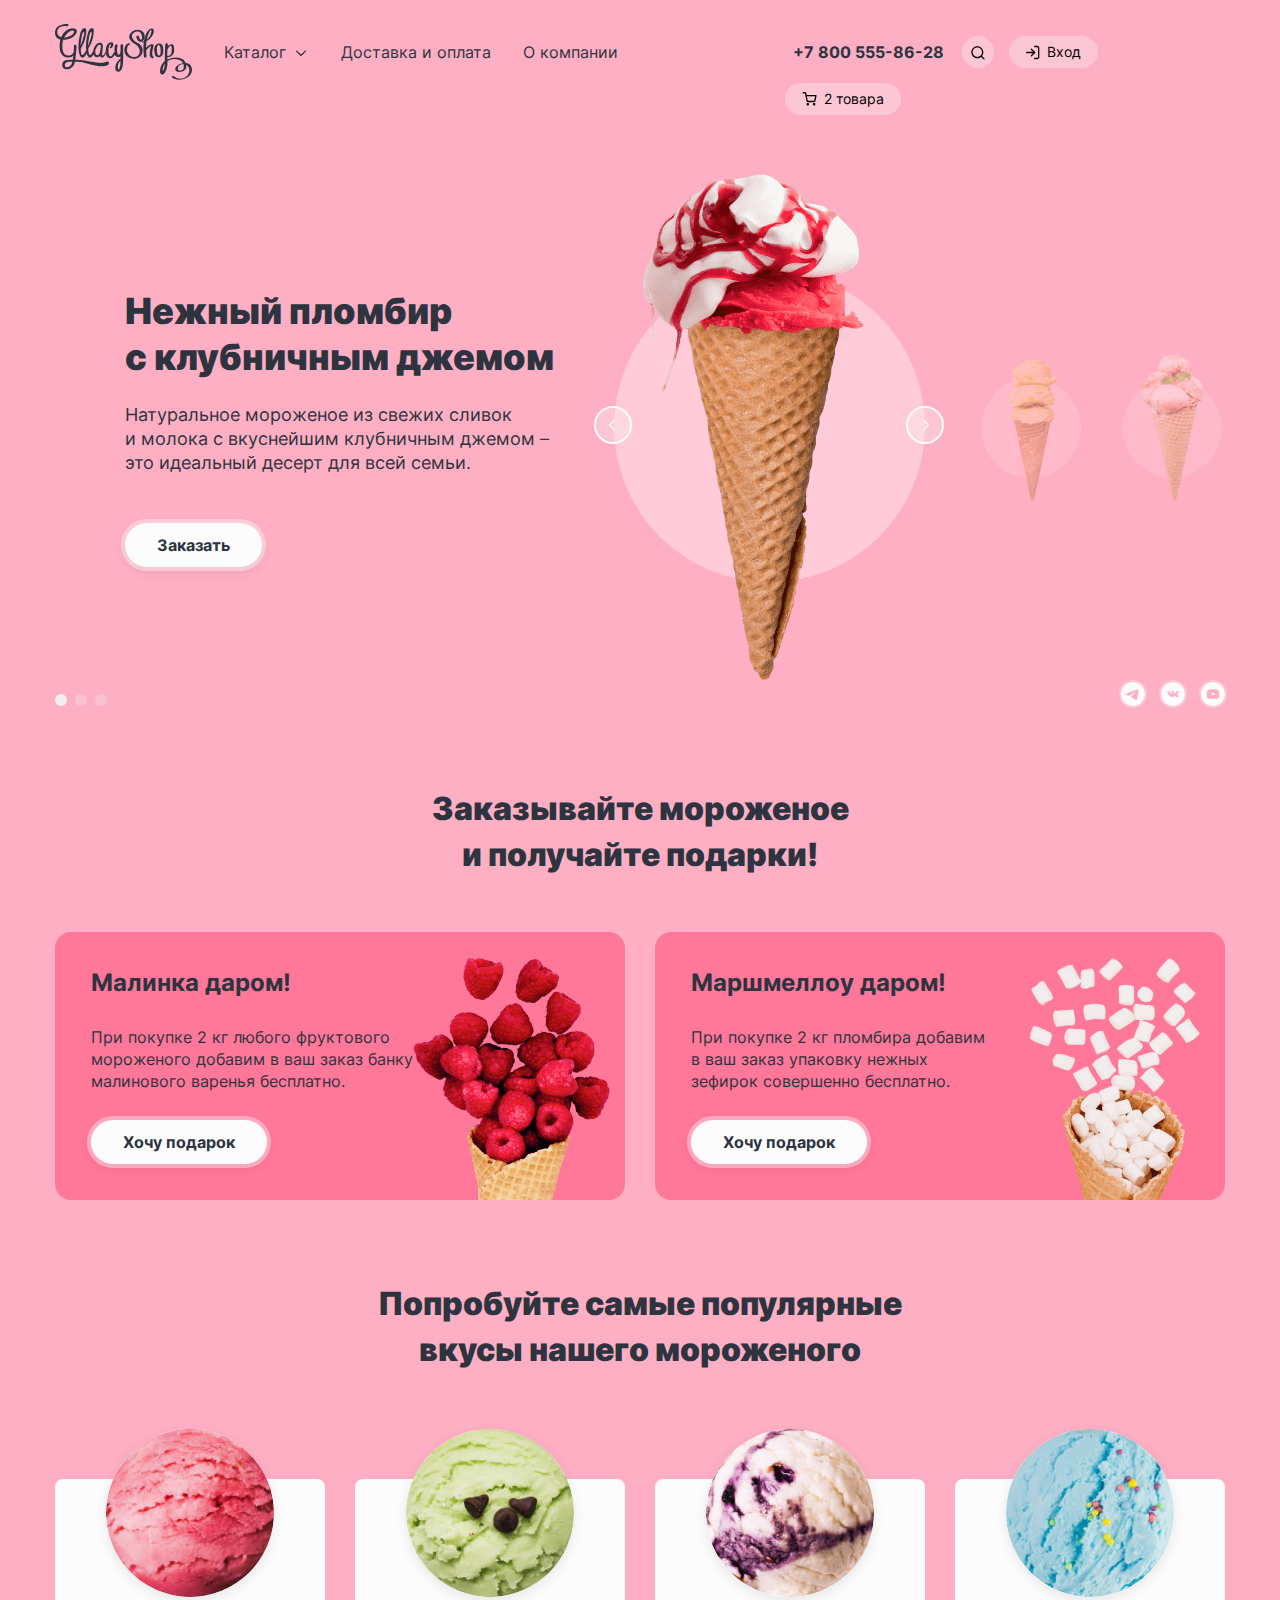
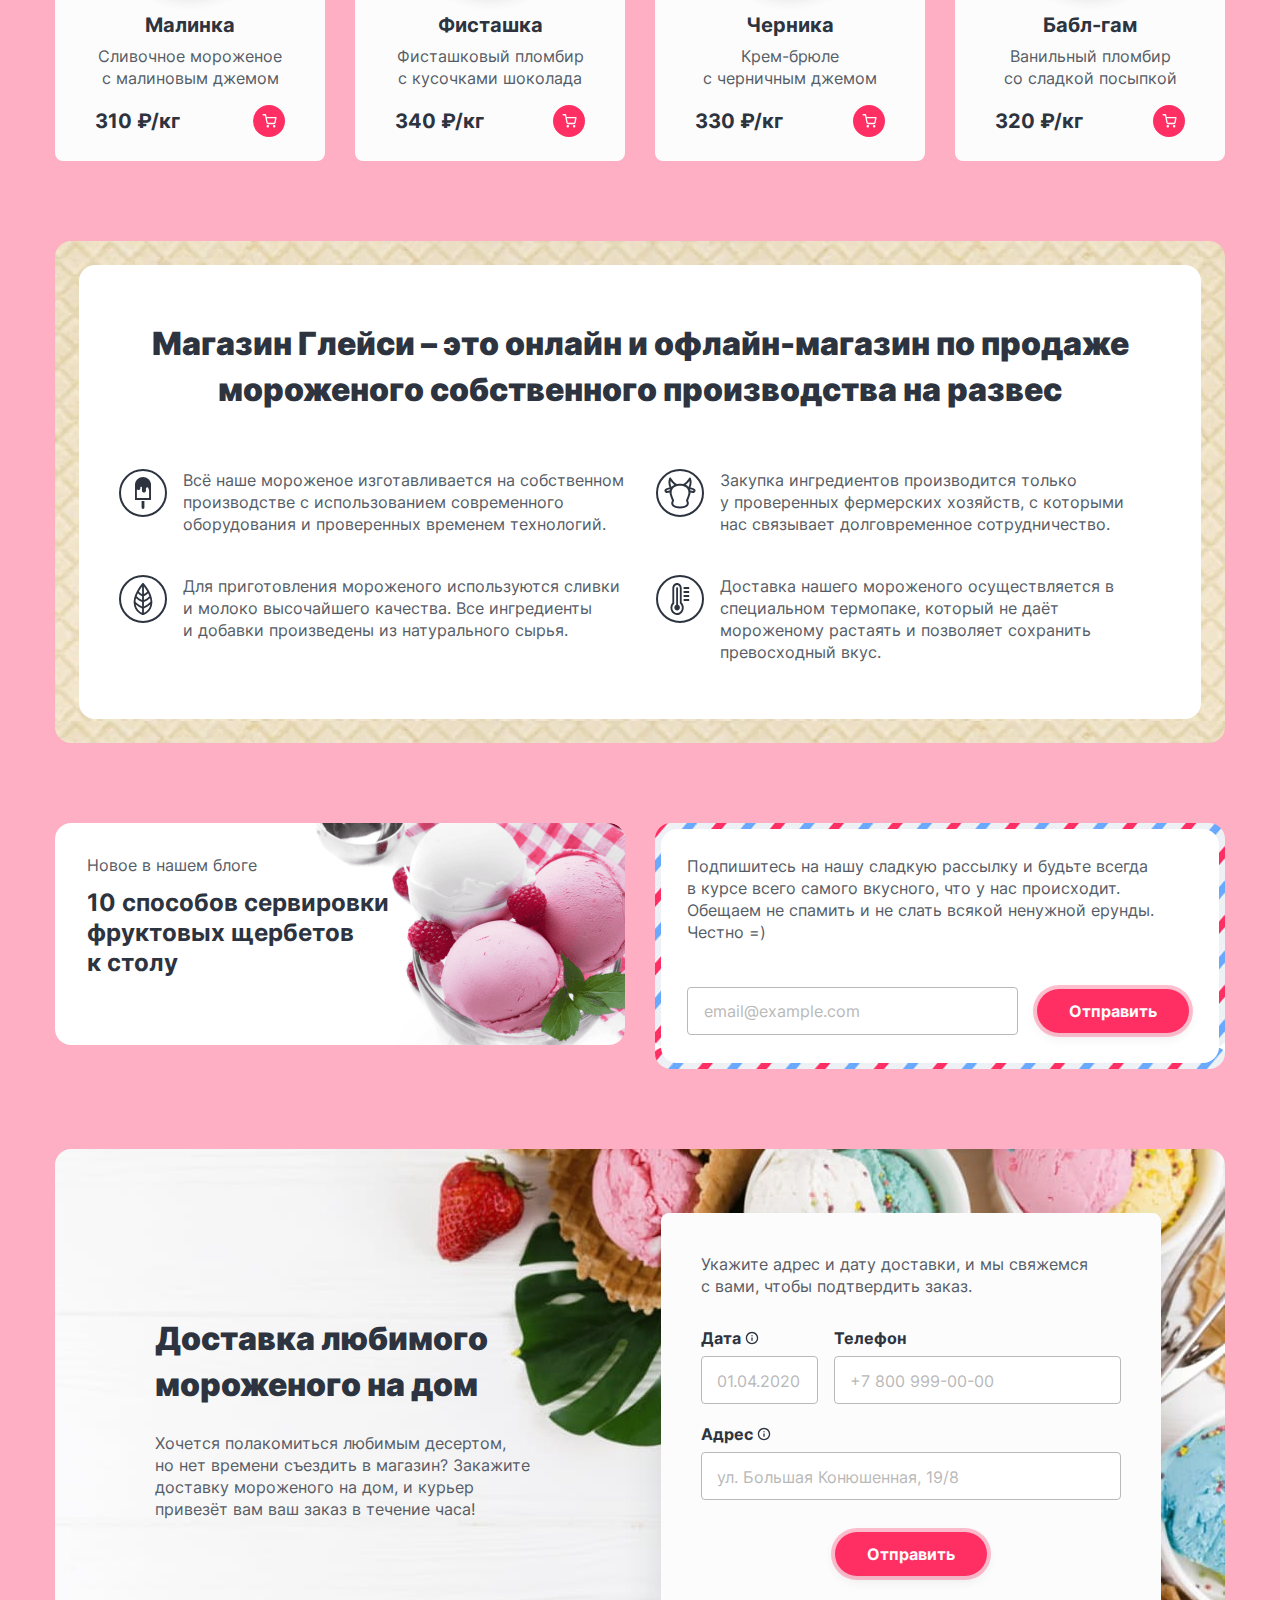
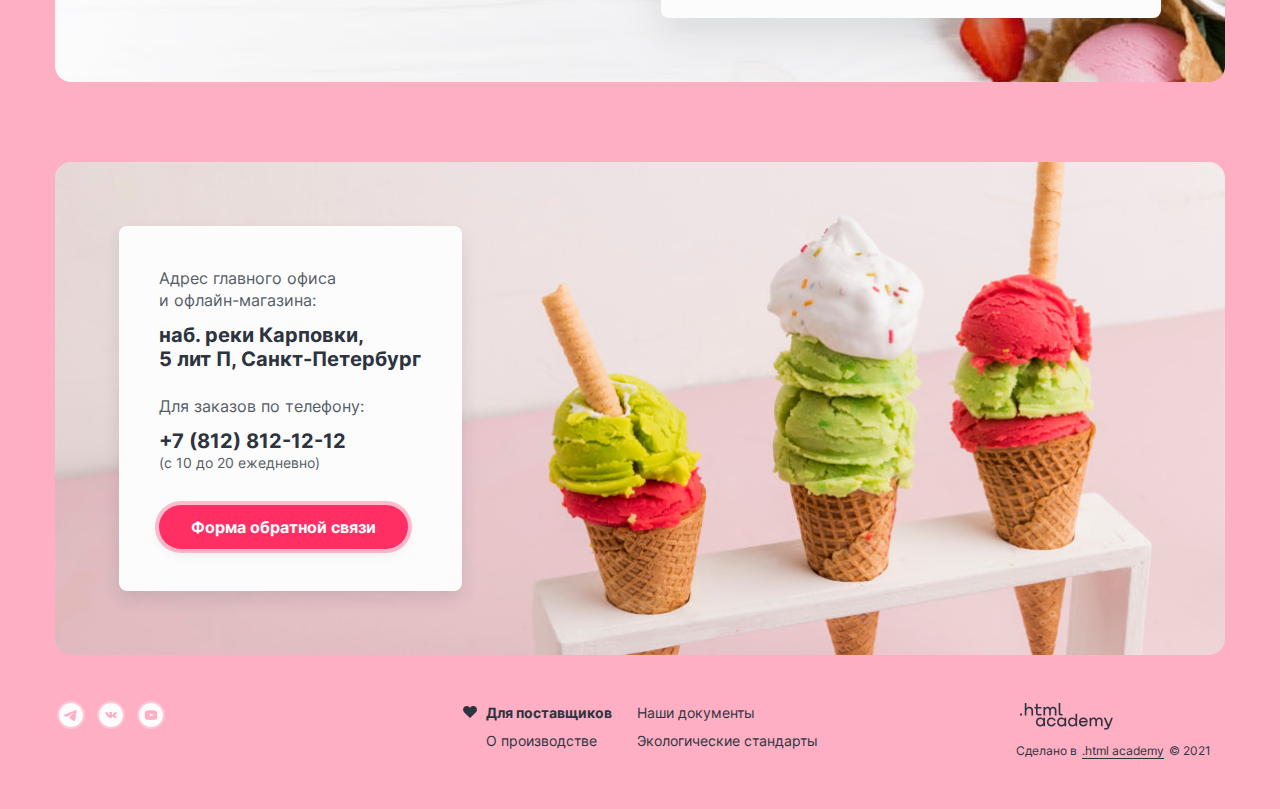
<file: index.html>
<!DOCTYPE html>
<html lang="ru">

  <head>
    <meta charset="UTF-8">
    <meta http-equiv="X-UA-Compatible" content="IE=edge">
    <meta name="viewport" content="width=device-width, initial-scale=1.0">
    <meta name="description" content="Интернет магазин мороженного Глейси">
    <title>Интернет магазин мороженного Глейси</title>
    <link rel="stylesheet" href="./styles/styles.css">
    <link rel="icon" href="./favicon.ico">
    <link rel="icon" type="image/png" href="./images/favicon-32x32.png">
  </head>

  <body class="theme-pink">
    <h1 class="visually-hidden">Магазин мороженого Глэйси.</h1>
    <header class="header container">
      <nav class="navigation">
        <a class="header-logo" href="#">
          <span class="visually-hidden">Логотип магазина мороженого Глэйси.</span>
          <img class="header-logo-img" src="./images/logo/header-logo.svg" alt="Логотип магазина мороженого Глэйси."
            width="137" height="56">
        </a>
        <ul class="navigation-menu">
          <li class="menu-item menu-item-dropdown">
            <button class="menu-link-catalog" type="button">Каталог
              <svg class="menu-link-dropdown" width="16" height="17" viewBox="0 0 16 17" fill="currentColor"
                xmlns="http://www.w3.org/2000/svg">
                <path fill-rule="evenodd" clip-rule="evenodd"
                  d="M3.80812 7.05317C3.54777 6.79282 3.12566 6.79282 2.86531 7.05317C2.60496 7.31352 2.60496 7.73563 2.86531 7.99598L7.52565 12.6563C7.52771 12.6584 7.52979 12.6606 7.53189 12.6626C7.66259 12.7933 7.83404 12.8584 8.00534 12.8579C8.1753 12.8574 8.34511 12.7923 8.47478 12.6626C8.47687 12.6606 8.47894 12.6585 8.48099 12.6564L13.1414 7.99598C13.4017 7.73563 13.4017 7.31352 13.1414 7.05317C12.881 6.79282 12.4589 6.79282 12.1986 7.05317L8.00334 11.2484L3.80812 7.05317Z" />
              </svg>
            </button>
            <ul class="menu-sublist">
              <li class="menu-sublist-item">
                <h2 class="menu-sublist-link menu-sublist-link-new">Новинки</h2>
                <hr class="menu-sublist-break">
              </li>
              <li class="menu-sublist-item">
                <a class="menu-sublist-link" href="./catalog.html">Сливочное</a>
              </li>
              <li class="menu-sublist-item">
                <a class="menu-sublist-link" href="#">Щербеты</a>
              </li>
              <li class="menu-sublist-item">
                <a class="menu-sublist-link" href="#">Фруктовый лед</a>
              </li>
              <li class="menu-sublist-item">
                <a class="menu-sublist-link" href="#">Мелорин</a>
              </li>
            </ul>
          </li>
          <li class="menu-item menu-item-pay">
            <a class="menu-link" href="#">Доставка и оплата</a>
          </li>
          <li class="menu-item">
            <a class="menu-link" href="#">О компании</a>
          </li>
        </ul>
      </nav>
      <div class="interaction">
        <a class="interaction-phone" href="tel:+78005558628">+7 800 555-86-28</a>
        <div class="dropdown">
          <button class="dropdown-button dropdown-button-search" type="button">
            <span class="visually-hidden">Открыть поиск.</span>
            <svg class="dropdown-img" width="16" height="17" viewBox="0 0 16 17" fill="currentColor"
              xmlns="http://www.w3.org/2000/svg">
              <path fill-rule="evenodd" clip-rule="evenodd"
                d="M2.66329 8.18794C2.66329 5.61061 4.75263 3.52128 7.32996 3.52128C9.90729 3.52128 11.9966 5.61061 11.9966 8.18794C11.9966 9.44522 11.4994 10.5864 10.6909 11.4255C10.6681 11.443 10.6461 11.4623 10.6252 11.4832C10.6043 11.5041 10.585 11.5261 10.5675 11.5489C9.72835 12.3574 8.58722 12.8546 7.32996 12.8546C4.75263 12.8546 2.66329 10.7653 2.66329 8.18794ZM11.0751 12.8759C10.0486 13.697 8.74662 14.1879 7.32996 14.1879C4.01625 14.1879 1.32996 11.5017 1.32996 8.18794C1.32996 4.87423 4.01625 2.18794 7.32996 2.18794C10.6437 2.18794 13.33 4.87423 13.33 8.18794C13.33 9.60463 12.839 10.9066 12.0179 11.9331L14.468 14.3832C14.7284 14.6436 14.7284 15.0657 14.468 15.326C14.2077 15.5864 13.7855 15.5864 13.5252 15.326L11.0751 12.8759Z" />
            </svg>
          </button>
          <form class="dropdown-form dropdown-form-search" action="https://echo.htmlacademy.ru/" method="get">
            <label class="dropdown-label">
              <span class="visually-hidden">Поиск.</span>
              <input class="dropdown-input search" type="search" name="search" placeholder="Поиск по сайту" required>
            </label>
          </form>
        </div>
        <div class="dropdown">
          <button class="dropdown-button dropdown-button-sign-in" type="button">
            <svg class="dropdown-img" width="14" height="15" viewBox="0 0 14 15" fill="currentColor"
              xmlns="http://www.w3.org/2000/svg">
              <path fill-rule="evenodd" clip-rule="evenodd"
                d="M8 1.52461C8 1.15642 8.29848 0.857941 8.66667 0.857941H11.3333C11.8638 0.857941 12.3725 1.06865 12.7475 1.44373C13.1226 1.8188 13.3333 2.32751 13.3333 2.85794V12.1913C13.3333 12.7217 13.1226 13.2304 12.7475 13.6055C12.3725 13.9806 11.8638 14.1913 11.3333 14.1913H8.66667C8.29848 14.1913 8 13.8928 8 13.5246C8 13.1564 8.29848 12.8579 8.66667 12.8579H11.3333C11.5101 12.8579 11.6797 12.7877 11.8047 12.6627C11.9298 12.5377 12 12.3681 12 12.1913V2.85794C12 2.68113 11.9298 2.51156 11.8047 2.38654C11.6797 2.26151 11.5101 2.19127 11.3333 2.19127H8.66667C8.29848 2.19127 8 1.8928 8 1.52461ZM4.86189 3.71987C5.12224 3.45952 5.54435 3.45952 5.8047 3.71987L9.1338 7.04897C9.15092 7.06579 9.16714 7.08353 9.18238 7.1021C9.21424 7.1409 9.24106 7.18246 9.26283 7.22589C9.30794 7.31575 9.33333 7.41721 9.33333 7.52461C9.33333 7.63323 9.30735 7.73579 9.26127 7.8264C9.24098 7.86635 9.21641 7.90469 9.18756 7.94072C9.17076 7.96172 9.15271 7.98169 9.13354 8.0005L5.8047 11.3293C5.54435 11.5897 5.12224 11.5897 4.86189 11.3293C4.60154 11.069 4.60154 10.6469 4.86189 10.3865L7.05715 8.19127H0.666667C0.298477 8.19127 0 7.8928 0 7.52461C0 7.15642 0.298477 6.85794 0.666667 6.85794H7.05715L4.86189 4.66268C4.60154 4.40233 4.60154 3.98022 4.86189 3.71987Z" />
            </svg>
            <span>Вход</span>
          </button>
          <form class="dropdown-form dropdown-form-sign-in" action="https://echo.htmlacademy.ru/" method="post">
            <h2 class="dropdown-title">Личный кабинет</h2>
            <label class="dropdown-label">
              <span class="visually-hidden">E-mail.</span>
              <input class="dropdown-input" type="email" name="email" placeholder="E-mail" value="email@example.com"
                required>
            </label>
            <label class="dropdown-label">
              <span class="visually-hidden">Пароль.</span>
              <input class="dropdown-input" type="password" name="password" placeholder="Пароль" required>
            </label>
            <div class="dropdown-sign-in-elements">
              <button class="button button-red" type="submit">Войти</button>
              <div class="">
                <a class="dropdown-link" href="#">Забыли пароль?</a>
                <a class="dropdown-link" href="#">Регистрация</a>
              </div>
            </div>
          </form>
        </div>
        <div class="dropdown">
          <button class="dropdown-button dropdown-button-cart" type="button">
            <svg class="dropdown-img" width="15" height="14" viewBox="0 0 15 14" fill="currentColor"
              xmlns="http://www.w3.org/2000/svg">
              <path fill-rule="evenodd" clip-rule="evenodd"
                d="M1.16667 0.107941C0.798477 0.107941 0.5 0.406418 0.5 0.774607C0.5 1.1428 0.798477 1.44127 1.16667 1.44127H2.93794L3.40537 3.77666C3.40821 3.79461 3.41176 3.81232 3.416 3.82976L4.38338 8.66309L4.3835 8.66365C4.46706 9.08366 4.69562 9.46093 5.02921 9.72948C5.36111 9.99666 5.77595 10.1393 6.20183 10.1328H11.8225C12.2484 10.1393 12.6633 9.99666 12.9952 9.72948C13.3289 9.46081 13.5575 9.08332 13.641 8.66309L13.641 8.6631L13.642 8.6581L14.5691 3.79666C14.6063 3.60149 14.5545 3.39989 14.4279 3.24681C14.3012 3.09372 14.1129 3.00511 13.9142 3.00511H4.61072L4.1381 0.643769C4.07574 0.332198 3.80215 0.107941 3.4844 0.107941H1.16667ZM5.69098 8.40238L4.87759 4.33844H13.1084L12.3328 8.4053C12.31 8.51782 12.2485 8.61884 12.1591 8.69085C12.0691 8.76329 11.9565 8.80177 11.841 8.79956L11.841 8.79943H11.8282H6.19614V8.79931L6.18337 8.79956C6.06787 8.80177 5.95528 8.76329 5.8653 8.69085C5.77531 8.61842 5.71368 8.51664 5.69117 8.40334L5.69098 8.40238ZM4.55739 12.3634C4.55739 11.6754 5.1151 11.1177 5.80307 11.1177C6.49105 11.1177 7.04876 11.6754 7.04876 12.3634C7.04876 13.0513 6.49105 13.6091 5.80307 13.6091C5.1151 13.6091 4.55739 13.0513 4.55739 12.3634ZM10.9307 12.3634C10.9307 11.6754 11.4884 11.1177 12.1764 11.1177C12.8644 11.1177 13.4221 11.6754 13.4221 12.3634C13.4221 13.0513 12.8644 13.6091 12.1764 13.6091C11.4884 13.6091 10.9307 13.0513 10.9307 12.3634Z" />
            </svg>
            <span>2 товара</span>
          </button>
          <form class="dropdown-form dropdown-form-cart" action="https://echo.htmlacademy.ru/" method="post">
            <h2 class="dropdown-title">Корзина</h2>
            <ul class="dropdown-cart-list">
              <li class="dropdown-cart-item">
                <a class="dropdowm-cart-link" href="#">
                  <img class="dropdown-cart-img" src="./images/product-card/ice-cream-raspberry.jpg"
                    alt="Мороженое Малинка." width="46" height="46">
                  <div class="cart-description">
                    <h3 class="cart-description-name">Малинка</h3>
                    <p class="cart-description-quantity">1 кг х 310 ₽</p>
                  </div>
                  <p class="dropdown-cart-price">310 ₽</p>
                </a>
                <button class="button-close" type="button">
                  <span class="visually-hidden">Удалить.</span>
                </button>
              </li>
              <li class="dropdown-cart-item">
                <a class="dropdowm-cart-link" href="#">
                  <img class="dropdown-cart-img" src="./images/product-card/ice-cream-bubble-gum.jpg"
                    alt="Мороженое Бабл-гам." width="46" height="46">
                  <div class="cart-description">
                    <h3 class="cart-description-name">Бабл-гам</h3>
                    <p class="cart-description-quantity">1,5 кг х 320 ₽</p>
                  </div>
                  <p class="dropdown-cart-price">480 ₽</p>
                </a>
                <button class="button-close" type="button">
                  <span class="visually-hidden">Удалить.</span>
                </button>
              </li>
            </ul>
            <div class="dropdown-cart-elements">
              <button class="cart-button button button-red" type="submit">Оформить заказ</button>
              <span class="dropdown-cart-total-price">Итого: 790 ₽</span>
            </div>
          </form>
        </div>
      </div>
    </header>
    <main class="main container">
      <section class="recommended-items slider">
        <h2 class="visually-hidden">Рекомендуем попробовать эти вкусы.</h2>
        <div class="slider-list">
          <section class="slider-item active" data-theme="pink">
            <div class="slider-content">
              <h3 class="slider-title">Нежный пломбир с&nbsp;клубничным джемом</h3>
              <p class="slider-description">Натуральное мороженое из свежих сливок и&nbsp;молока с вкуснейшим клубничным
                джемом – это идеальный десерт для всей семьи.</p>
              <!--Для анимации загрузки повесить класс .loading-->
              <a class="button slider-button-order" href="#">Заказать</a>
            </div>
            <div class="slider-image-container">
              <img class="slider-image" src="./images/slider/recommended-raspberry.png"
                alt="Нежный пломбир с клубничным джемом." width="306" height="507">
            </div>
          </section>
          <section class="slider-item" data-theme="blue">
            <div class="slider-content">
              <h3 class="slider-title">Сливочное мороженое со вкусом банана</h3>
              <p class="slider-description">Сливочное мороженое с ярким банановым вкусом подарит вам свежесть и
                наслаждение даже в самый жаркий летний день.</p>
              <a class="button slider-button-order" href="#">Заказать</a>
            </div>
            <div class="slider-image-container">
              <img class="slider-image" src="./images/slider/recommended-banana.png"
                alt="Сливочное мороженое со вкусом банана." width="306" height="507">
            </div>
          </section>
          <section class="slider-item" data-theme="yellow">
            <div class="slider-content">
              <h3 class="slider-title">Карамельный пломбир с маршмеллоу</h3>
              <p class="slider-description">Необычный сладкий десерт с&nbsp;карамельным топпингом и кусочками зефира
                завоюет<br>сердца сладкоежек всех возрастов.</p>
              <a class="button slider-button-order" href="#">Заказать</a>
            </div>
            <div class="slider-image-container">
              <img class="slider-image" src="./images/slider/recommended-marshmallow.png"
                alt="Карамельный пломбир с маршмеллоу." width="306" height="507">
            </div>
          </section>
          <div class="slider-controls">
            <button class="slider-button slider-button-prev" type="button">
              <span class="visually-hidden">Предыдущее мороженое.</span>
              <svg aria-hidden="true" focusable="false" width="16" height="16" viewBox="0 0 16 16" fill="none"
                xmlns="http://www.w3.org/2000/svg">
                <path fill-rule="evenodd" clip-rule="evenodd"
                  d="M9.8033 3.80515C10.063 3.54545 10.063 3.12439 9.8033 2.8647C9.54361 2.605 9.12255 2.605 8.86285 2.8647L4.19477 7.53277C3.93593 7.79162 3.93508 8.21075 4.19221 8.47065C4.19338 8.47183 4.19454 8.47301 4.19572 8.47418L8.8638 13.1423C9.12349 13.402 9.54455 13.402 9.80425 13.1423C10.0639 12.8826 10.0639 12.4615 9.80425 12.2018L5.60545 8.00301L9.8033 3.80515Z" />
              </svg>
            </button>
            <button class="slider-button slider-button-next" type="button">
              <span class="visually-hidden">Следующее мороженое.</span>
              <svg aria-hidden="true" focusable="false" width="16" height="16" viewBox="0 0 16 16" fill="none"
                xmlns="http://www.w3.org/2000/svg">
                <path fill-rule="evenodd" clip-rule="evenodd"
                  d="M7.13526 2.8647C6.87557 2.605 6.45451 2.605 6.19481 2.8647C5.93511 3.12439 5.93511 3.54545 6.19481 3.80515L10.3961 8.00643L6.19477 12.2077C5.93508 12.4674 5.93508 12.8885 6.19477 13.1482C6.45447 13.4079 6.87553 13.4079 7.13523 13.1482L11.804 8.47944C11.8049 8.47852 11.8058 8.47759 11.8068 8.47666C12.0665 8.21696 12.0665 7.79591 11.8068 7.53621L7.13526 2.8647Z" />
              </svg>
            </button>
          </div>
        </div>
        <div class="slider-interaction">
          <div class="slider-pagination">
            <button class="slider-pagination-button active" type="button">
              <span class="visually-hidden">Первое мороженое.</span>
            </button>
            <button class="slider-pagination-button" type="button">
              <span class="visually-hidden">Второе мороженое.</span>
            </button>
            <button class="slider-pagination-button" type="button">
              <span class="visually-hidden">Третье мороженое.</span>
            </button>
          </div>
          <ul class="slider-socials">
            <li class="social-item">
              <a class="social-link" href="https://t.me/htmlacademy">
                <span class="visually-hidden">Мы в Телеграм.</span>
                <svg class="social-icon" width="24" height="24" viewBox="0 0 24 24" fill="currentColor"
                  xmlns="http://www.w3.org/2000/svg">
                  <path fill-rule="evenodd" clip-rule="evenodd"
                    d="M24 12C24 18.627 18.627 24 12 24C5.373 24 0 18.627 0 12C0 5.373 5.373 0 12 0C18.627 0 24 5.373 24 12ZM12.43 8.859C11.263 9.344 8.93 10.349 5.432 11.873C4.864 12.099 4.566 12.32 4.539 12.536C4.493 12.902 4.951 13.046 5.573 13.241C5.658 13.268 5.746 13.295 5.836 13.325C6.449 13.524 7.273 13.757 7.701 13.766C8.09 13.774 8.524 13.614 9.003 13.286C12.271 11.079 13.958 9.964 14.064 9.94C14.139 9.923 14.243 9.901 14.313 9.964C14.383 10.026 14.376 10.144 14.369 10.176C14.323 10.369 12.529 12.038 11.599 12.902C11.309 13.171 11.104 13.362 11.062 13.406C10.968 13.503 10.872 13.596 10.78 13.685C10.21 14.233 9.784 14.645 10.804 15.317C11.294 15.64 11.686 15.907 12.077 16.173C12.504 16.464 12.93 16.754 13.482 17.116C13.622 17.208 13.756 17.303 13.887 17.396C14.384 17.751 14.831 18.069 15.383 18.019C15.703 17.989 16.035 17.688 16.203 16.789C16.6 14.663 17.382 10.059 17.563 8.161C17.574 8.00341 17.5673 7.84509 17.543 7.689C17.5284 7.56293 17.4671 7.44693 17.371 7.364C17.228 7.247 17.006 7.222 16.906 7.224C16.455 7.232 15.763 7.473 12.43 8.859V8.859Z" />
                </svg>
              </a>
            </li>
            <li class="social-item">
              <a class="social-link" href="https://vk.com/htmlacademy">
                <span class="visually-hidden">Мы в Вконтакте.</span>
                <svg class="social-icon" width="24" height="24" viewBox="0 0 24 24" fill="currentColor"
                  xmlns="http://www.w3.org/2000/svg">
                  <path fill-rule="evenodd" clip-rule="evenodd"
                    d="M24 12C24 18.6274 18.6274 24 12 24C5.37258 24 0 18.6274 0 12C0 5.37258 5.37258 0 12 0C18.6274 0 24 5.37258 24 12ZM12.5884 14.9749H11.8711C11.8711 14.9749 10.2885 15.0584 8.89479 13.7867C7.37486 12.3995 6.03249 9.64702 6.03249 9.64702C6.03249 9.64702 5.95511 9.46654 6.03917 9.3793C6.13366 9.28121 6.39106 9.27493 6.39106 9.27493L8.10567 9.26508C8.10567 9.26508 8.26727 9.28878 8.38294 9.36317C8.47824 9.42457 8.53167 9.53936 8.53167 9.53936C8.53167 9.53936 8.80878 10.1536 9.17581 10.7093C9.89212 11.7942 10.2258 12.0315 10.469 11.9152C10.8233 11.7458 10.7171 10.3816 10.7171 10.3816C10.7171 10.3816 10.7236 9.88646 10.5387 9.66601C10.3955 9.4951 10.1254 9.44527 10.0062 9.43128C9.90971 9.42 10.0681 9.22367 10.2733 9.13558C10.5819 9.00308 11.1268 8.99551 11.7706 9.00136C12.2722 9.00579 12.4165 9.0332 12.6127 9.07475C13.0677 9.17105 13.0536 9.47963 13.0229 10.1454C13.0138 10.3444 13.0032 10.5752 13.0032 10.8418C13.0032 10.9018 13.0012 10.9657 12.9991 11.0315C12.9885 11.3725 12.9763 11.7629 13.2324 11.908C13.3637 11.9822 13.6849 11.9191 14.4884 10.7233C14.8693 10.1566 15.1549 9.49024 15.1549 9.49024C15.1549 9.49024 15.2173 9.37145 15.3142 9.32048C15.4134 9.26851 15.5472 9.2845 15.5472 9.2845L17.3515 9.27465C17.3515 9.27465 17.8937 9.21796 17.9815 9.43242C18.0735 9.65758 17.7788 10.1833 17.0417 11.0444C16.3463 11.8567 16.006 12.1587 16.0328 12.4236C16.0527 12.6198 16.2739 12.7957 16.7015 13.1436C17.5897 13.8661 17.8264 14.2455 17.8827 14.3357C17.8872 14.343 17.8906 14.3484 17.893 14.3519C18.2905 14.9296 17.4522 14.9749 17.4522 14.9749L15.8497 14.9944C15.8497 14.9944 15.5053 15.0543 15.0521 14.7814C14.8151 14.6388 14.5833 14.406 14.3626 14.1842C14.0251 13.8451 13.7131 13.5316 13.4469 13.6056C13.0002 13.7298 13.0143 14.5734 13.0143 14.5734C13.0143 14.5734 13.0175 14.7536 12.9157 14.8495C12.8051 14.954 12.5884 14.9749 12.5884 14.9749Z" />
                </svg>
              </a>
            </li>
            <li class="social-item">
              <a class="social-link" href="https://www.youtube.com/user/htmlacademyru">
                <span class="visually-hidden">Мы на Ютубе.</span>
                <svg class="social-icon" width="24" height="24" viewBox="0 0 24 24" fill="currentColor"
                  xmlns="http://www.w3.org/2000/svg">
                  <path
                    d="M14.0037 11.7913L11.1963 10.4813C10.9513 10.3675 10.75 10.495 10.75 10.7662V13.2338C10.75 13.505 10.9513 13.6325 11.1963 13.5188L14.0025 12.2087C14.2488 12.0938 14.2487 11.9063 14.0037 11.7913ZM12 0C5.3725 0 0 5.3725 0 12C0 18.6275 5.3725 24 12 24C18.6275 24 24 18.6275 24 12C24 5.3725 18.6275 0 12 0ZM12 16.875C5.8575 16.875 5.75 16.3213 5.75 12C5.75 7.67875 5.8575 7.125 12 7.125C18.1425 7.125 18.25 7.67875 18.25 12C18.25 16.3213 18.1425 16.875 12 16.875Z" />
                </svg>
              </a>
            </li>
          </ul>
        </div>
      </section>
      <section class="gifts">
        <h2 class="gifts-title">Заказывайте мороженое и&nbsp;получайте подарки!</h2>
        <article class="gifts-item">
          <h3 class="gifts-item-title">Малинка даром!</h3>
          <p class="gifts-item-description">При покупке 2 кг любого фруктового мороженого добавим в ваш заказ банку
            малинового варенья бесплатно.</p>
          <img class="gifts-item-image" src="./images/backgrounds/gifts-image-raspberry.png"
            alt="Вафельный рожок с малиной." width="219" height="268">
          <!--Для анимации загрузки повесить класс .loading-->
          <a class="button gifts-button" href="#">Хочу подарок</a>
        </article>
        <article class="gifts-item">
          <h3 class="gifts-item-title">Маршмеллоу даром!</h3>
          <p class="gifts-item-description">При покупке 2 кг пломбира добавим в&nbsp;ваш заказ упаковку
            нежных<br>зефирок
            совершенно бесплатно.</p>
          <img class="gifts-item-image" src="./images/backgrounds/gifts-image-marshmallow.png"
            alt="Вафельный рожок с зефиром." width="219" height="268">
          <!--Для анимации загрузки повесить класс .loading-->
          <a class="button gifts-button" href="#">Хочу подарок</a>
        </article>
      </section>
      <section class="popular">
        <h2 class="popular-title">Попробуйте самые популярные вкусы нашего мороженого</h2>
        <ul class="products-list">
          <li class="products-item">
            <h3 class="products-item-title">Малинка</h3>
            <p class="products-item-description">Сливочное мороженое с малиновым джемом</p>
            <img class="products-item-image" src="./images/product-card/ice-cream-raspberry.jpg"
              alt="Мороженое Малинка." width="168" height="168">
            <div class="products-container">
              <p class="products-price">310 ₽/кг</p>
              <button class="products-button" type="button">
                <span class="visually-hidden">Добавить в корзину.</span>
                <svg class="products-icon-cart" width="15" height="14" viewBox="0 0 15 14" fill="currentColor"
                  xmlns="http://www.w3.org/2000/svg">
                  <path fill-rule="evenodd" clip-rule="evenodd"
                    d="M1.16667 0.107941C0.798477 0.107941 0.5 0.406418 0.5 0.774607C0.5 1.1428 0.798477 1.44127 1.16667 1.44127H2.93794L3.40537 3.77666C3.40821 3.79461 3.41176 3.81232 3.416 3.82976L4.38338 8.66309L4.3835 8.66365C4.46706 9.08366 4.69562 9.46093 5.02921 9.72948C5.36111 9.99666 5.77595 10.1393 6.20183 10.1328H11.8225C12.2484 10.1393 12.6633 9.99666 12.9952 9.72948C13.3289 9.46081 13.5575 9.08332 13.641 8.66309L13.641 8.6631L13.642 8.6581L14.5691 3.79666C14.6063 3.60149 14.5545 3.39989 14.4279 3.24681C14.3012 3.09372 14.1129 3.00511 13.9142 3.00511H4.61072L4.1381 0.643769C4.07574 0.332198 3.80215 0.107941 3.4844 0.107941H1.16667ZM5.69098 8.40238L4.87759 4.33844H13.1084L12.3328 8.4053C12.31 8.51782 12.2485 8.61884 12.1591 8.69085C12.0691 8.76329 11.9565 8.80177 11.841 8.79956L11.841 8.79943H11.8282H6.19614V8.79931L6.18337 8.79956C6.06787 8.80177 5.95528 8.76329 5.8653 8.69085C5.77531 8.61842 5.71368 8.51664 5.69117 8.40334L5.69098 8.40238ZM4.55739 12.3634C4.55739 11.6754 5.1151 11.1177 5.80307 11.1177C6.49105 11.1177 7.04876 11.6754 7.04876 12.3634C7.04876 13.0513 6.49105 13.6091 5.80307 13.6091C5.1151 13.6091 4.55739 13.0513 4.55739 12.3634ZM10.9307 12.3634C10.9307 11.6754 11.4884 11.1177 12.1764 11.1177C12.8644 11.1177 13.4221 11.6754 13.4221 12.3634C13.4221 13.0513 12.8644 13.6091 12.1764 13.6091C11.4884 13.6091 10.9307 13.0513 10.9307 12.3634Z" />
                </svg>
              </button>
            </div>
          </li>
          <li class="products-item">
            <h3 class="products-item-title">Фисташка</h3>
            <p class="products-item-description">Фисташковый пломбир с кусочками шоколада</p>
            <img class="products-item-image" src="./images/product-card/ice-cream-pistachio.jpg"
              alt="Мороженое Фисташка." width="168" height="168">
            <div class="products-container">
              <p class="products-price">340 ₽/кг</p>
              <button class="products-button" type="button">
                <span class="visually-hidden">Добавить в корзину.</span>
                <svg class="products-icon-cart" width="15" height="14" viewBox="0 0 15 14" fill="currentColor"
                  xmlns="http://www.w3.org/2000/svg">
                  <path fill-rule="evenodd" clip-rule="evenodd"
                    d="M1.16667 0.107941C0.798477 0.107941 0.5 0.406418 0.5 0.774607C0.5 1.1428 0.798477 1.44127 1.16667 1.44127H2.93794L3.40537 3.77666C3.40821 3.79461 3.41176 3.81232 3.416 3.82976L4.38338 8.66309L4.3835 8.66365C4.46706 9.08366 4.69562 9.46093 5.02921 9.72948C5.36111 9.99666 5.77595 10.1393 6.20183 10.1328H11.8225C12.2484 10.1393 12.6633 9.99666 12.9952 9.72948C13.3289 9.46081 13.5575 9.08332 13.641 8.66309L13.641 8.6631L13.642 8.6581L14.5691 3.79666C14.6063 3.60149 14.5545 3.39989 14.4279 3.24681C14.3012 3.09372 14.1129 3.00511 13.9142 3.00511H4.61072L4.1381 0.643769C4.07574 0.332198 3.80215 0.107941 3.4844 0.107941H1.16667ZM5.69098 8.40238L4.87759 4.33844H13.1084L12.3328 8.4053C12.31 8.51782 12.2485 8.61884 12.1591 8.69085C12.0691 8.76329 11.9565 8.80177 11.841 8.79956L11.841 8.79943H11.8282H6.19614V8.79931L6.18337 8.79956C6.06787 8.80177 5.95528 8.76329 5.8653 8.69085C5.77531 8.61842 5.71368 8.51664 5.69117 8.40334L5.69098 8.40238ZM4.55739 12.3634C4.55739 11.6754 5.1151 11.1177 5.80307 11.1177C6.49105 11.1177 7.04876 11.6754 7.04876 12.3634C7.04876 13.0513 6.49105 13.6091 5.80307 13.6091C5.1151 13.6091 4.55739 13.0513 4.55739 12.3634ZM10.9307 12.3634C10.9307 11.6754 11.4884 11.1177 12.1764 11.1177C12.8644 11.1177 13.4221 11.6754 13.4221 12.3634C13.4221 13.0513 12.8644 13.6091 12.1764 13.6091C11.4884 13.6091 10.9307 13.0513 10.9307 12.3634Z" />
                </svg>
              </button>
            </div>
          </li>
          <li class="products-item">
            <h3 class="products-item-title">Черника</h3>
            <p class="products-item-description">Крем-брюле с&nbsp;черничным джемом</p>
            <img class="products-item-image" src="./images/product-card/ice-cream-blueberries.jpg"
              alt="Мороженое Крем-брюле с черничным джемом." width="168" height="168">
            <div class="products-container">
              <p class="products-price">330 ₽/кг</p>
              <button class="products-button" type="button">
                <span class="visually-hidden">Добавить в корзину.</span>
                <svg class="products-icon-cart" width="15" height="14" viewBox="0 0 15 14" fill="currentColor"
                  xmlns="http://www.w3.org/2000/svg">
                  <path fill-rule="evenodd" clip-rule="evenodd"
                    d="M1.16667 0.107941C0.798477 0.107941 0.5 0.406418 0.5 0.774607C0.5 1.1428 0.798477 1.44127 1.16667 1.44127H2.93794L3.40537 3.77666C3.40821 3.79461 3.41176 3.81232 3.416 3.82976L4.38338 8.66309L4.3835 8.66365C4.46706 9.08366 4.69562 9.46093 5.02921 9.72948C5.36111 9.99666 5.77595 10.1393 6.20183 10.1328H11.8225C12.2484 10.1393 12.6633 9.99666 12.9952 9.72948C13.3289 9.46081 13.5575 9.08332 13.641 8.66309L13.641 8.6631L13.642 8.6581L14.5691 3.79666C14.6063 3.60149 14.5545 3.39989 14.4279 3.24681C14.3012 3.09372 14.1129 3.00511 13.9142 3.00511H4.61072L4.1381 0.643769C4.07574 0.332198 3.80215 0.107941 3.4844 0.107941H1.16667ZM5.69098 8.40238L4.87759 4.33844H13.1084L12.3328 8.4053C12.31 8.51782 12.2485 8.61884 12.1591 8.69085C12.0691 8.76329 11.9565 8.80177 11.841 8.79956L11.841 8.79943H11.8282H6.19614V8.79931L6.18337 8.79956C6.06787 8.80177 5.95528 8.76329 5.8653 8.69085C5.77531 8.61842 5.71368 8.51664 5.69117 8.40334L5.69098 8.40238ZM4.55739 12.3634C4.55739 11.6754 5.1151 11.1177 5.80307 11.1177C6.49105 11.1177 7.04876 11.6754 7.04876 12.3634C7.04876 13.0513 6.49105 13.6091 5.80307 13.6091C5.1151 13.6091 4.55739 13.0513 4.55739 12.3634ZM10.9307 12.3634C10.9307 11.6754 11.4884 11.1177 12.1764 11.1177C12.8644 11.1177 13.4221 11.6754 13.4221 12.3634C13.4221 13.0513 12.8644 13.6091 12.1764 13.6091C11.4884 13.6091 10.9307 13.0513 10.9307 12.3634Z" />
                </svg>
              </button>
            </div>
          </li>
          <li class="products-item">
            <h3 class="products-item-title">Бабл-гам</h3>
            <p class="products-item-description">Ванильный пломбир со&nbsp;сладкой посыпкой</p>
            <img class="products-item-image" src="./images/product-card/ice-cream-bubble-gum.jpg"
              alt="Мороженое Бабл-гам." width="168" height="168">
            <div class="products-container">
              <p class="products-price">320 ₽/кг</p>
              <button class="products-button" type="button">
                <span class="visually-hidden">Добавить в корзину.</span>
                <svg class="products-icon-cart" width="15" height="14" viewBox="0 0 15 14" fill="currentColor"
                  xmlns="http://www.w3.org/2000/svg">
                  <path fill-rule="evenodd" clip-rule="evenodd"
                    d="M1.16667 0.107941C0.798477 0.107941 0.5 0.406418 0.5 0.774607C0.5 1.1428 0.798477 1.44127 1.16667 1.44127H2.93794L3.40537 3.77666C3.40821 3.79461 3.41176 3.81232 3.416 3.82976L4.38338 8.66309L4.3835 8.66365C4.46706 9.08366 4.69562 9.46093 5.02921 9.72948C5.36111 9.99666 5.77595 10.1393 6.20183 10.1328H11.8225C12.2484 10.1393 12.6633 9.99666 12.9952 9.72948C13.3289 9.46081 13.5575 9.08332 13.641 8.66309L13.641 8.6631L13.642 8.6581L14.5691 3.79666C14.6063 3.60149 14.5545 3.39989 14.4279 3.24681C14.3012 3.09372 14.1129 3.00511 13.9142 3.00511H4.61072L4.1381 0.643769C4.07574 0.332198 3.80215 0.107941 3.4844 0.107941H1.16667ZM5.69098 8.40238L4.87759 4.33844H13.1084L12.3328 8.4053C12.31 8.51782 12.2485 8.61884 12.1591 8.69085C12.0691 8.76329 11.9565 8.80177 11.841 8.79956L11.841 8.79943H11.8282H6.19614V8.79931L6.18337 8.79956C6.06787 8.80177 5.95528 8.76329 5.8653 8.69085C5.77531 8.61842 5.71368 8.51664 5.69117 8.40334L5.69098 8.40238ZM4.55739 12.3634C4.55739 11.6754 5.1151 11.1177 5.80307 11.1177C6.49105 11.1177 7.04876 11.6754 7.04876 12.3634C7.04876 13.0513 6.49105 13.6091 5.80307 13.6091C5.1151 13.6091 4.55739 13.0513 4.55739 12.3634ZM10.9307 12.3634C10.9307 11.6754 11.4884 11.1177 12.1764 11.1177C12.8644 11.1177 13.4221 11.6754 13.4221 12.3634C13.4221 13.0513 12.8644 13.6091 12.1764 13.6091C11.4884 13.6091 10.9307 13.0513 10.9307 12.3634Z" />
                </svg>
              </button>
            </div>
          </li>
        </ul>
      </section>
      <section class="about-us">
        <div class="about-us-content">
          <h2 class="about-us-title">Магазин Глейси – это онлайн и офлайн-магазин по продаже мороженого собственного
            производства на развес</h2>
          <p class="about-us-text about-us-text-ice-cream">Всё наше мороженое изготавливается на собственном
            производстве
            с использованием современного оборудования и проверенных временем технологий.</p>
          <p class="about-us-text about-us-text-cow">Закупка ингредиентов производится только у&nbsp;проверенных
            фермерских хозяйств, с которыми нас&nbsp;связывает долговременное сотрудничество.</p>
          <p class="about-us-text about-us-text-natural">Для приготовления мороженого используются сливки и молоко
            высочайшего качества. Все ингредиенты и&nbsp;добавки произведены из натурального сырья.</p>
          <p class="about-us-text about-us-text-temperature">Доставка нашего мороженого осуществляется в специальном
            термопаке, который не даёт мороженому растаять и позволяет сохранить превосходный вкус.</p>
        </div>
      </section>
      <div class="subscription-container">
        <section class="subscription-news">
          <h2 class="subscription-news-title">Новое в нашем блоге</h2>
          <p class="subscription-news-text">10 способов сервировки фруктовых щербетов к&nbsp;столу</p>
        </section>
        <form class="subscription-form" action="https://echo.htmlacademy.ru/" method="post">
          <div class="subscription-form-container">
            <p class="subscription-form-text">Подпишитесь на нашу сладкую рассылку и будьте всегда в&nbsp;курсе всего
              самого вкусного, что у нас происходит. Обещаем не спамить и не слать всякой ненужной ерунды. Честно =)</p>
            <input class="subscription-form-input" type="email" name="email" placeholder="email@example.com" required>
            <!--Для анимации загрузки повесить класс .loading-red-->
            <button class="subscription-form-button button button-red" type="submit">Отправить</button>
          </div>
        </form>
      </div>
      <section class="delivery">
        <div class="delivery-content">
          <h2 class="delivery-title">Доставка любимого мороженого на дом</h2>
          <p class="delivery-text">Хочется полакомиться любимым десертом,<br>но нет времени съездить в магазин? Закажите
            доставку мороженого на дом, и курьер<br>привезёт вам ваш заказ в течение часа!</p>
        </div>
        <form class="delivery-form" action="https://echo.htmlacademy.ru/" method="post">
          <p class="delivery-form-text">Укажите адрес и дату доставки, и мы свяжемся<br>с вами, чтобы подтвердить заказ.
          </p>
          <label class="delivery-label">
            <span class="delivery-tooltip">
              <span class="delivery-label-name">Дата</span>
              <span class="delivery-tooltip-button">
                <span class="visually-hidden">Узнать больше.</span>
              </span>
              <span class="delivery-tooltip-description">Введите дату рождения</span>
            </span>
            <input class="delivery-input" type="text" name="date" placeholder="01.04.2020" required>
          </label>
          <label class="delivery-label delivery-label-phone">
            <span class="delivery-label-name">Телефон</span>
            <input class="delivery-input" type="tel" name="phone" placeholder="+7 800 999-00-00" required>
          </label>
          <label class="delivery-label delivery-label-address">
            <span class="delivery-tooltip">
              <span class="delivery-label-name">Адрес</span>
              <span class="delivery-tooltip-button">
                <span class="visually-hidden">Узнать больше.</span>
              </span>
              <span class="delivery-tooltip-description">Введите название улицы, дома и квартиры</span>
            </span>
            <input class="delivery-input" type="text" name="address" placeholder="ул. Большая Конюшенная, 19/8"
              required>
          </label>
          <!--Для анимации загрузки повесить класс .loading-red-->
          <button class="button button-red delivery-button" type="submit">Отправить</button>
        </form>
      </section>
      <section class="contacts">
        <div class="contacts-container">
          <h2 class="visually-hidden">Контакты.</h2>
          <p class="contacts-text">Адрес главного офиса<br>и офлайн-магазина:</p>
          <p class="contacts-text contacts-text-adress">наб. реки Карповки,<br>5 лит П, Санкт-Петербург</p>
          <p class="contacts-text">Для заказов по телефону:</p>
          <a class="contacts-text contacts-text-phone" href="tel:+78128121212">+7 (812) 812-12-12</a>
          <p class="contacts-text contacts-text-time">(с 10 до 20 ежедневно)</p>
          <!--Для анимации загрузки повесить класс .loading-red-->
          <a class="button button-red contacts-button modal-button-open-js" href="#" data-modal="feedback">Форма
            обратной связи</a>
        </div>
      </section>
    </main>
    <footer class="footer container">
      <ul class="footer-socials">
        <li class="social-item">
          <a class="social-link" href="https://t.me/htmlacademy">
            <span class="visually-hidden">Мы в Телеграм.</span>
            <svg class="social-icon" width="24" height="24" viewBox="0 0 24 24" fill="currentColor"
              xmlns="http://www.w3.org/2000/svg">
              <path fill-rule="evenodd" clip-rule="evenodd"
                d="M24 12C24 18.627 18.627 24 12 24C5.373 24 0 18.627 0 12C0 5.373 5.373 0 12 0C18.627 0 24 5.373 24 12ZM12.43 8.859C11.263 9.344 8.93 10.349 5.432 11.873C4.864 12.099 4.566 12.32 4.539 12.536C4.493 12.902 4.951 13.046 5.573 13.241C5.658 13.268 5.746 13.295 5.836 13.325C6.449 13.524 7.273 13.757 7.701 13.766C8.09 13.774 8.524 13.614 9.003 13.286C12.271 11.079 13.958 9.964 14.064 9.94C14.139 9.923 14.243 9.901 14.313 9.964C14.383 10.026 14.376 10.144 14.369 10.176C14.323 10.369 12.529 12.038 11.599 12.902C11.309 13.171 11.104 13.362 11.062 13.406C10.968 13.503 10.872 13.596 10.78 13.685C10.21 14.233 9.784 14.645 10.804 15.317C11.294 15.64 11.686 15.907 12.077 16.173C12.504 16.464 12.93 16.754 13.482 17.116C13.622 17.208 13.756 17.303 13.887 17.396C14.384 17.751 14.831 18.069 15.383 18.019C15.703 17.989 16.035 17.688 16.203 16.789C16.6 14.663 17.382 10.059 17.563 8.161C17.574 8.00341 17.5673 7.84509 17.543 7.689C17.5284 7.56293 17.4671 7.44693 17.371 7.364C17.228 7.247 17.006 7.222 16.906 7.224C16.455 7.232 15.763 7.473 12.43 8.859V8.859Z" />
            </svg>
          </a>
        </li>
        <li class="social-item">
          <a class="social-link" href="https://vk.com/htmlacademy">
            <span class="visually-hidden">Мы в Вконтакте.</span>
            <svg class="social-icon" width="24" height="24" viewBox="0 0 24 24" fill="currentColor"
              xmlns="http://www.w3.org/2000/svg">
              <path fill-rule="evenodd" clip-rule="evenodd"
                d="M24 12C24 18.6274 18.6274 24 12 24C5.37258 24 0 18.6274 0 12C0 5.37258 5.37258 0 12 0C18.6274 0 24 5.37258 24 12ZM12.5884 14.9749H11.8711C11.8711 14.9749 10.2885 15.0584 8.89479 13.7867C7.37486 12.3995 6.03249 9.64702 6.03249 9.64702C6.03249 9.64702 5.95511 9.46654 6.03917 9.3793C6.13366 9.28121 6.39106 9.27493 6.39106 9.27493L8.10567 9.26508C8.10567 9.26508 8.26727 9.28878 8.38294 9.36317C8.47824 9.42457 8.53167 9.53936 8.53167 9.53936C8.53167 9.53936 8.80878 10.1536 9.17581 10.7093C9.89212 11.7942 10.2258 12.0315 10.469 11.9152C10.8233 11.7458 10.7171 10.3816 10.7171 10.3816C10.7171 10.3816 10.7236 9.88646 10.5387 9.66601C10.3955 9.4951 10.1254 9.44527 10.0062 9.43128C9.90971 9.42 10.0681 9.22367 10.2733 9.13558C10.5819 9.00308 11.1268 8.99551 11.7706 9.00136C12.2722 9.00579 12.4165 9.0332 12.6127 9.07475C13.0677 9.17105 13.0536 9.47963 13.0229 10.1454C13.0138 10.3444 13.0032 10.5752 13.0032 10.8418C13.0032 10.9018 13.0012 10.9657 12.9991 11.0315C12.9885 11.3725 12.9763 11.7629 13.2324 11.908C13.3637 11.9822 13.6849 11.9191 14.4884 10.7233C14.8693 10.1566 15.1549 9.49024 15.1549 9.49024C15.1549 9.49024 15.2173 9.37145 15.3142 9.32048C15.4134 9.26851 15.5472 9.2845 15.5472 9.2845L17.3515 9.27465C17.3515 9.27465 17.8937 9.21796 17.9815 9.43242C18.0735 9.65758 17.7788 10.1833 17.0417 11.0444C16.3463 11.8567 16.006 12.1587 16.0328 12.4236C16.0527 12.6198 16.2739 12.7957 16.7015 13.1436C17.5897 13.8661 17.8264 14.2455 17.8827 14.3357C17.8872 14.343 17.8906 14.3484 17.893 14.3519C18.2905 14.9296 17.4522 14.9749 17.4522 14.9749L15.8497 14.9944C15.8497 14.9944 15.5053 15.0543 15.0521 14.7814C14.8151 14.6388 14.5833 14.406 14.3626 14.1842C14.0251 13.8451 13.7131 13.5316 13.4469 13.6056C13.0002 13.7298 13.0143 14.5734 13.0143 14.5734C13.0143 14.5734 13.0175 14.7536 12.9157 14.8495C12.8051 14.954 12.5884 14.9749 12.5884 14.9749Z" />
            </svg>
          </a>
        </li>
        <li class="social-item">
          <a class="social-link" href="https://www.youtube.com/user/htmlacademyru">
            <span class="visually-hidden">Мы на Ютубе.</span>
            <svg class="social-icon" width="24" height="24" viewBox="0 0 24 24" fill="currentColor"
              xmlns="http://www.w3.org/2000/svg">
              <path
                d="M14.0037 11.7913L11.1963 10.4813C10.9513 10.3675 10.75 10.495 10.75 10.7662V13.2338C10.75 13.505 10.9513 13.6325 11.1963 13.5188L14.0025 12.2087C14.2488 12.0938 14.2487 11.9063 14.0037 11.7913ZM12 0C5.3725 0 0 5.3725 0 12C0 18.6275 5.3725 24 12 24C18.6275 24 24 18.6275 24 12C24 5.3725 18.6275 0 12 0ZM12 16.875C5.8575 16.875 5.75 16.3213 5.75 12C5.75 7.67875 5.8575 7.125 12 7.125C18.1425 7.125 18.25 7.67875 18.25 12C18.25 16.3213 18.1425 16.875 12 16.875Z" />
            </svg>
          </a>
        </li>
      </ul>
      <div class="footer-info">
        <a class="footer-info-title">Для поставщиков</a>
        <a class="footer-link" href="#">Наши документы</a>
        <a class="footer-link" href="#">О производстве</a>
        <a class="footer-link" href="#">Экологические стандарты</a>
      </div>
      <div class="footer-copyrights">
        <span class="footer-copyrights-text">Сделано в</span>
        <a class="footer-copyrights-link" href="https://htmlacademy.ru/">.html academy</a>
        <span class="footer-copyrights-year">&copy; 2021</span>
      </div>
    </footer>
    <div class="modal-container">
      <div class="modal">
        <form class="modal-form" action="https://echo.htmlacademy.ru/" method="post">
          <h2 class="modal-title">Мы обязательно ответим вам!</h2>
          <label class="modal-label">
            <span class="visually-hidden">Введите имя и фамилию.</span>
            <input class="modal-input" type="text" name="name" placeholder="Имя и фамилия">
          </label>
          <label class="modal-label">
            <span class="visually-hidden">Введите эмэйл.</span>
            <input class="modal-input" type="email" name="email" placeholder="email@example.com">
          </label>
          <label class="modal-label">
            <span class="visually-hidden">Введите текст сообщения.</span>
            <textarea class="modal-textarea" name="message" cols="5" rows="5"
              placeholder="В свободной форме"></textarea>
          </label>
          <button class="modal-button button button-red" type="submit">Отправить</button>
          <button class="modal-button-close button-close modal-button-close-js" type="button">
            <span class="visually-hidden">Закрыть окно.</span>
          </button>
        </form>
      </div>
      <script src="./js/script.js"></script>
    </div>
  </body>

</html>
</file>
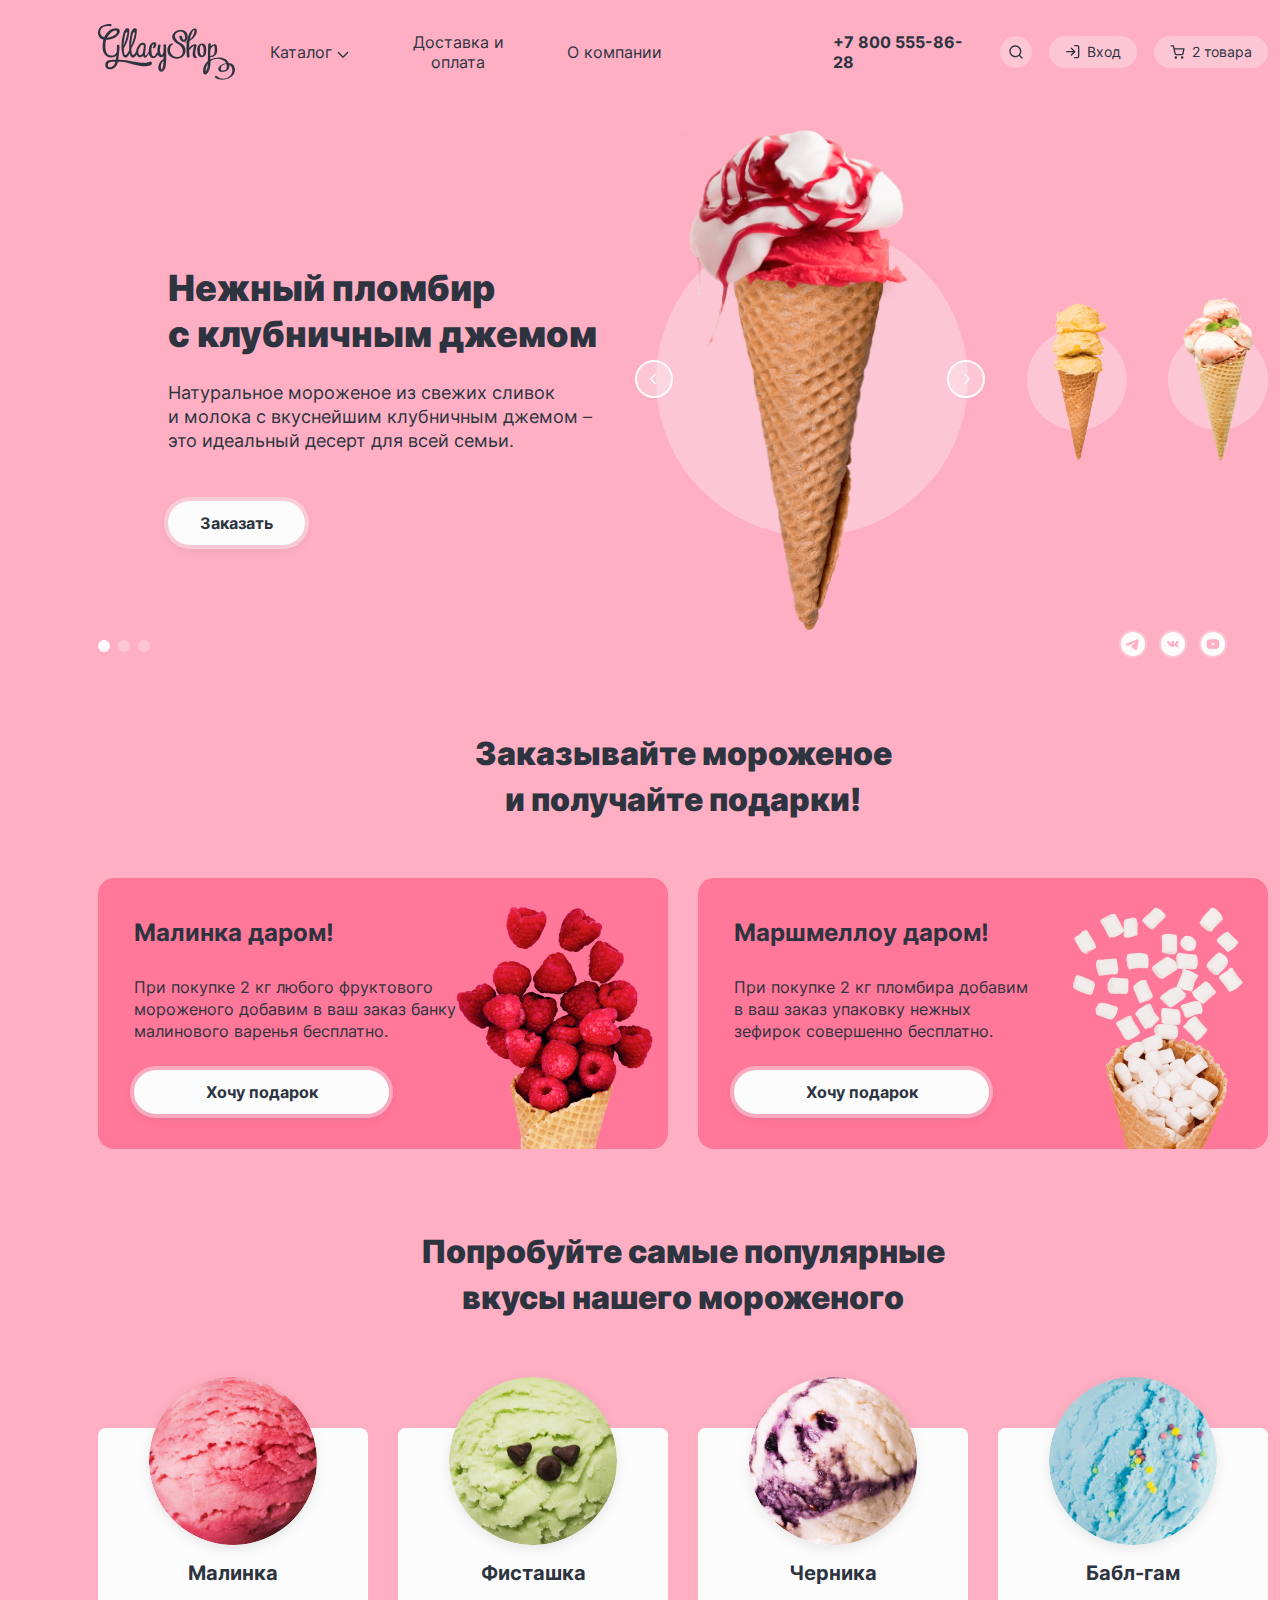
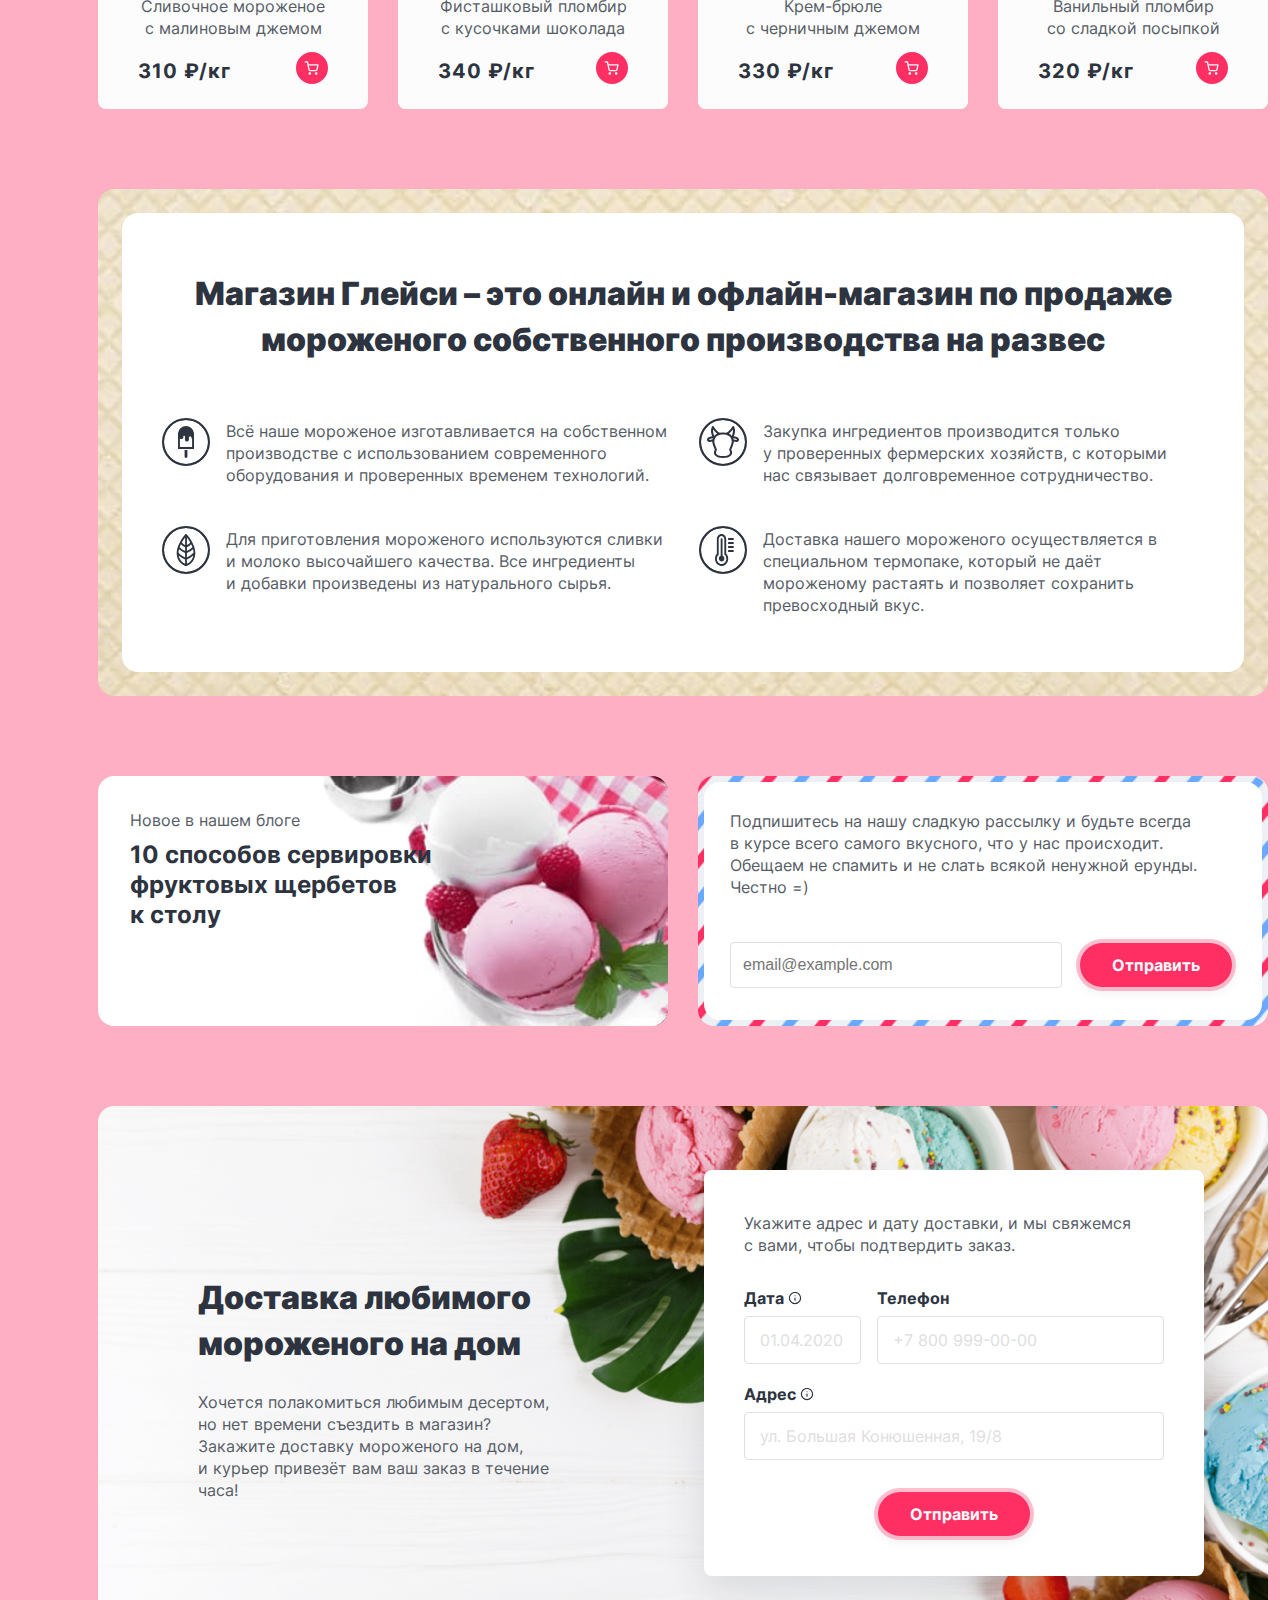
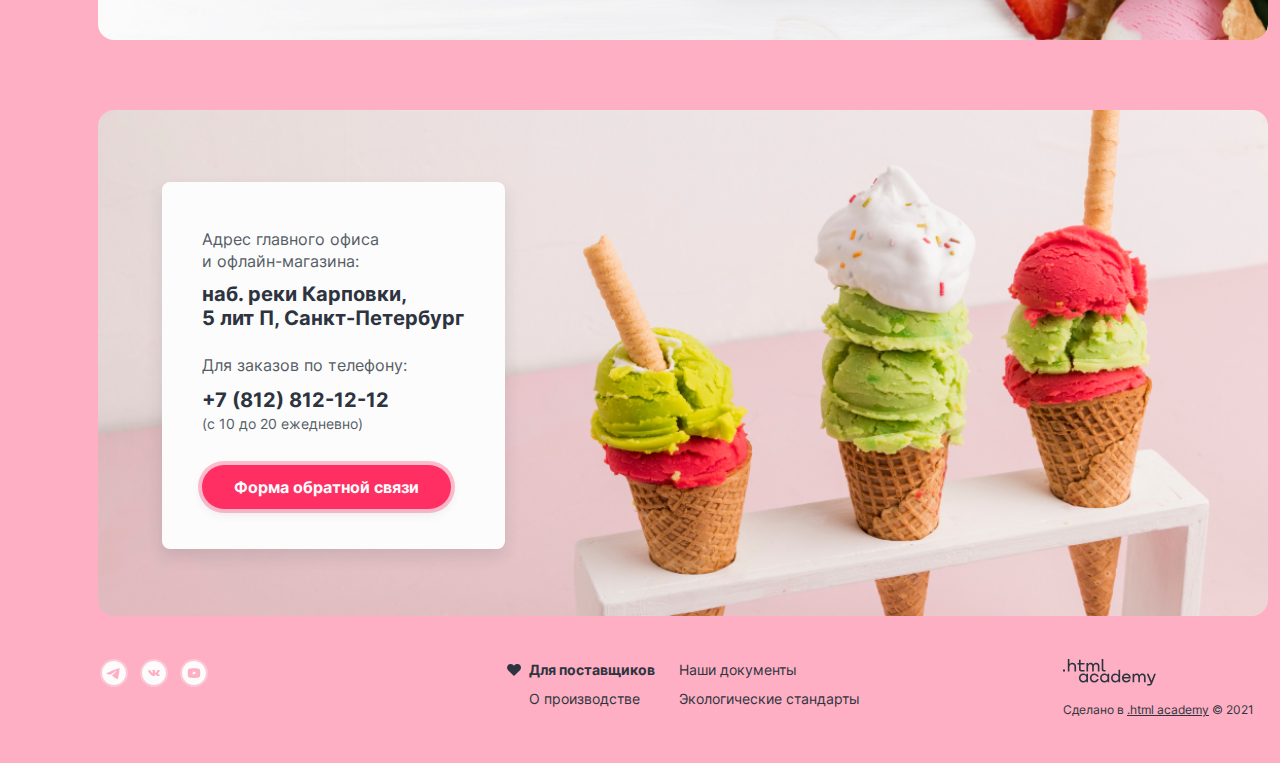
<file: .vscode/index.html>
<!DOCTYPE html>
<html lang="ru">

  <head>
    <meta charset="UTF-8">
    <title>Интернет магазин мороженного Глейси</title>
    <link rel="stylesheet" href="./css/style.css">
    <link rel="icon" href="./favicon.ico">
    <link rel="icon" type="image/png" href="./images/favicon-32x32.png">
  </head>

  <body>
    <div class="container">
      <header class="page-navigation">
        <h1 class="visually-hidden">Магазин мороженого Глейси.</h1>
        <a class="logo no-underline" href="#">
          <img src="images/logo.svg" width="137" height="56" alt="Логотип магазина мороженого «Глейси».">
        </a>

        <nav class="navigation">
          <ul class="navigation-list navigation-chapters reset-list">
            <li class="navigation-item popover-container">
              <h2 class="visually-hidden">Каталог мороженого.</h2>
              <a class="navigation-link no-underline" href="catalog.html">Каталог <svg width="12" height="7"
                  viewBox="0 0 12 7" class="catalog-arrow" xmlns="http://www.w3.org/2000/svg">
                  <path fill-rule="evenodd" clip-rule="evenodd"
                    d="M1.80812 1.0532C1.54777 0.792853 1.12566 0.792853 0.865306 1.0532C0.604957 1.31355 0.604957 1.73566 0.865306 1.99601L5.52565 6.65636C5.52771 6.65847 5.52979 6.66058 5.53189 6.66268C5.66259 6.79337 5.83404 6.85846 6.00534 6.85794C6.1753 6.85744 6.34511 6.79236 6.47478 6.66268C6.47687 6.66059 6.47894 6.6585 6.48099 6.65639L11.1414 1.99601C11.4017 1.73566 11.4017 1.31355 11.1414 1.0532C10.881 0.792853 10.4589 0.792853 10.1986 1.0532L6.00334 5.24842L1.80812 1.0532Z"
                    fill="#2D3440" />
                </svg></a>
              <div class="popover popover-catalog">
                <h3 class="popover-title">Новинки</h3>
                <ul class="reset-list">
                  <li class="text-smaller">
                    <a class="page no-underline" href="catalog.html" tabindex="0">Сливочное</a>
                  </li>
                  <li class="text-smaller">
                    <a class="page no-underline" href="#" tabindex="0">Щербеты</a>
                  </li>
                  <li class="text-smaller">
                    <a class="page no-underline" href="#" tabindex="0">Фруктовый лед</a>
                  </li>
                  <li class="text-smaller">
                    <a class="page no-underline" href="#" tabindex="0">Мелорин</a>
                  </li>
                </ul>
              </div>
            </li>
            <li class="navigation-item">
              <a class="navigation-link no-underline" href="#" tabindex="0">Доставка и оплата</a>
            </li>
            <li class="navigation-item">
              <a class="navigation-link no-underline" href="#" tabindex="0">О компании</a>
            </li>
          </ul>

          <ul class="navigation-list navigation-user reset-list">
            <li class="navigation-item">
              <a class="no-underline navigation-phone-link" href="tel:+78005558628">
                <b class="navigation-phone">+7 800 555-86-28</b></a>
            </li>
            <li class="navigation-item popover-container">
              <a class="navigation-link link-button link-icon-button no-underline" href="#">
                <svg class="navigation-icon" aria-hidden="true" focusable="false" width="16" height="16"
                  viewBox="0 0 16 16" fill="none" xmlns="http://www.w3.org/2000/svg">
                  <path fill-rule="evenodd" clip-rule="evenodd"
                    d="M2.66341 7.33008C2.66341 4.75275 4.75275 2.66341 7.33008 2.66341C9.90741 2.66341 11.9967 4.75275 11.9967 7.33008C11.9967 8.58735 11.4995 9.7285 10.691 10.5676C10.6682 10.5852 10.6462 10.6044 10.6253 10.6253C10.6044 10.6463 10.5852 10.6682 10.5676 10.6911C9.72847 11.4996 8.58734 11.9967 7.33008 11.9967C4.75275 11.9967 2.66341 9.90741 2.66341 7.33008ZM11.0752 12.018C10.0487 12.8391 8.74675 13.3301 7.33008 13.3301C4.01637 13.3301 1.33008 10.6438 1.33008 7.33008C1.33008 4.01637 4.01637 1.33008 7.33008 1.33008C10.6438 1.33008 13.3301 4.01637 13.3301 7.33008C13.3301 8.74676 12.8391 10.0488 12.018 11.0752L14.4681 13.5253C14.7285 13.7857 14.7285 14.2078 14.4681 14.4682C14.2078 14.7285 13.7857 14.7285 13.5253 14.4682L11.0752 12.018Z" />
                </svg>
                <span class="visually-hidden">Поиск.</span></a>

              <div class="popover search-popover">
                <h3 class="visually-hidden content-heading">Поиск по сайту.</h3>
                <form action="https://echo.htmlacademy.ru/" method="post" class="search-form">
                  <fieldset class="input-search-container">
                    <legend class="visually-hidden">Поиск по сайту.</legend>
                    <label class="visually-hidden" for="search">Поиск по сайту.</label>
                    <input class="form-input text-input" id="search" type="search" name="search"
                      placeholder="Поиск по сайту">
                    <button class="input-search-button" type="reset">
                      <svg aria-hidden="true" focusable="false" width="16" height="16" viewBox="0 0 16 16" fill="none"
                        xmlns="http://www.w3.org/2000/svg">
                        <path fill-rule="evenodd" clip-rule="evenodd"
                          d="M12.803 4.13807C13.0634 3.87772 13.0634 3.45561 12.803 3.19526C12.5427 2.93491 12.1206 2.93491 11.8602 3.19526L7.99914 7.05633L4.13807 3.19526C3.87772 2.93491 3.45561 2.93491 3.19526 3.19526C2.93491 3.45561 2.93491 3.87772 3.19526 4.13807L7.05633 7.99914L3.19526 11.8602C2.93491 12.1206 2.93491 12.5427 3.19526 12.803C3.45561 13.0634 3.87772 13.0634 4.13807 12.803L7.99914 8.94195L11.8602 12.803C12.1206 13.0634 12.5427 13.0634 12.803 12.803C13.0634 12.5427 13.0634 12.1206 12.803 11.8602L8.94195 7.99914L12.803 4.13807Z" />
                      </svg>
                      <span class="visually-hidden">Поиск по сайту.</span>
                    </button>
                  </fieldset>
                </form>
              </div>
            </li>
            <li class="navigation-item popover-container">
              <a class="navigation-link link-button no-underline" href="#" tabindex="0">
                <svg class="navigation-icon" aria-hidden="true" focusable="false" width="16" height="16"
                  viewBox="0 0 16 16" fill="none" xmlns="http://www.w3.org/2000/svg">
                  <path fill-rule="evenodd" clip-rule="evenodd"
                    d="M9 1.66667C9 1.29848 9.29848 1 9.66667 1H12.3333C12.8638 1 13.3725 1.21071 13.7475 1.58579C14.1226 1.96086 14.3333 2.46957 14.3333 3V12.3333C14.3333 12.8638 14.1226 13.3725 13.7475 13.7475C13.3725 14.1226 12.8638 14.3333 12.3333 14.3333H9.66667C9.29848 14.3333 9 14.0349 9 13.6667C9 13.2985 9.29848 13 9.66667 13H12.3333C12.5101 13 12.6797 12.9298 12.8047 12.8047C12.9298 12.6797 13 12.5101 13 12.3333V3C13 2.82319 12.9298 2.65362 12.8047 2.5286C12.6797 2.40357 12.5101 2.33333 12.3333 2.33333H9.66667C9.29848 2.33333 9 2.03486 9 1.66667ZM5.86189 3.86193C6.12224 3.60158 6.54435 3.60158 6.8047 3.86193L10.1338 7.19103C10.1509 7.20785 10.1671 7.22559 10.1824 7.24416C10.2142 7.28296 10.2411 7.32451 10.2628 7.36795C10.3079 7.45781 10.3333 7.55927 10.3333 7.66667C10.3333 7.77529 10.3074 7.87785 10.2613 7.96846C10.241 8.00841 10.2164 8.04675 10.1876 8.08278C10.1708 8.10378 10.1527 8.12375 10.1335 8.14256L6.8047 11.4714C6.54435 11.7318 6.12224 11.7318 5.86189 11.4714C5.60154 11.2111 5.60154 10.7889 5.86189 10.5286L8.05715 8.33333H1.66667C1.29848 8.33333 1 8.03486 1 7.66667C1 7.29848 1.29848 7 1.66667 7H8.05715L5.86189 4.80474C5.60154 4.54439 5.60154 4.12228 5.86189 3.86193Z" />
                </svg>
                <span class="text-smaller">Вход</span></a>

              <div class="popover auth-popover">
                <h3 class="modal-title content-heading">Личный кабинет</h3>
                <form action="https://echo.htmlacademy.ru/" method="post" class="auth-form">
                  <fieldset class="modal-form">
                    <legend class="visually-hidden">e-mail.</legend>
                    <label class="visually-hidden" for="auth">e-mail.</label>
                    <input class="form-input text-input" id="auth" type="email" name="auth"
                      placeholder="email@example.com" required>
                    <label class="visually-hidden" for="password">Пароль.</label>
                    <input class="form-input text-input" id="password" type="password" name="password"
                      placeholder="Введите пароль" value="123456" required>
                  </fieldset>

                  <div class="auth-container">
                    <button class="button button-dark" type="submit">
                      Войти
                    </button>
                    <div class="popup-links">
                      <a class="popup-link text-smaller" href="#" tabindex="0">Забыли пароль?</a>
                      <a class="popup-link text-smaller" href="#" tabindex="0">Регистрация</a>
                    </div>
                  </div>
                </form>
              </div>
            </li>
            <li class="navigation-item popover-container">
              <a class="navigation-link link-button no-underline" href="#" tabindex="0">
                <svg class="navigation-icon" aria-hidden="true" focusable="false" width="16" height="16"
                  viewBox="0 0 16 16" fill="none" xmlns="http://www.w3.org/2000/svg">
                  <path fill-rule="evenodd" clip-rule="evenodd"
                    d="M1.16667 1.25C0.798477 1.25 0.5 1.54848 0.5 1.91667C0.5 2.28486 0.798477 2.58333 1.16667 2.58333H2.93794L3.40537 4.91872C3.40821 4.93667 3.41176 4.95438 3.416 4.97182L4.38338 9.80515L4.3835 9.80571C4.46706 10.2257 4.69562 10.603 5.02921 10.8715C5.36111 11.1387 5.77595 11.2813 6.20183 11.2748H11.8225C12.2484 11.2813 12.6633 11.1387 12.9952 10.8715C13.3289 10.6029 13.5575 10.2254 13.641 9.80515L13.641 9.80515L13.642 9.80016L14.5691 4.93872C14.6063 4.74355 14.5545 4.54195 14.4279 4.38887C14.3012 4.23578 14.1129 4.14716 13.9142 4.14716H4.61072L4.1381 1.78583C4.07574 1.47426 3.80215 1.25 3.4844 1.25H1.16667ZM5.69098 9.54444L4.87759 5.4805H13.1084L12.3328 9.54736C12.31 9.65988 12.2485 9.7609 12.1591 9.83291C12.0691 9.90535 11.9565 9.94383 11.841 9.94162L11.841 9.94149H11.8282H6.19614V9.94137L6.18337 9.94162C6.06787 9.94383 5.95528 9.90535 5.8653 9.83291C5.77531 9.76048 5.71368 9.6587 5.69117 9.5454L5.69098 9.54444ZM4.55739 13.5054C4.55739 12.8175 5.1151 12.2597 5.80307 12.2597C6.49105 12.2597 7.04876 12.8175 7.04876 13.5054C7.04876 14.1934 6.49105 14.7511 5.80307 14.7511C5.1151 14.7511 4.55739 14.1934 4.55739 13.5054ZM10.9307 13.5054C10.9307 12.8175 11.4884 12.2597 12.1764 12.2597C12.8644 12.2597 13.4221 12.8175 13.4221 13.5054C13.4221 14.1934 12.8644 14.7511 12.1764 14.7511C11.4884 14.7511 10.9307 14.1934 10.9307 13.5054Z" />
                </svg>
                <span class="text-smaller">2 товара</span></a>

              <div class="popover cart-popover visually-menu">
                <h3 class="content-heading">Корзина</h3>
                <ul class="reset-list cart-items">
                  <li class="cart-item">
                    <img class="cart-item-image" src="images/rastberry-in-basket.png" width="46" height="46"
                      alt="Мороженое с малиновым джемом.">
                    <div>
                      <h4 class="content-text cart-item-title">Малинка</h4>
                      <span class="cart-description">1&nbsp;кг х 310&nbsp;₽</span>
                    </div>
                    <b class="cart-item-price">310&nbsp;₽</b>
                    <button type="button" class="cross-btn" aria-label="Удалить"><svg aria-hidden="true"
                        focusable="false" width="16" height="16" viewBox="0 0 16 16" fill="none"
                        xmlns="http://www.w3.org/2000/svg">
                        <path fill-rule="evenodd" clip-rule="evenodd"
                          d="M12.803 4.13807C13.0634 3.87772 13.0634 3.45561 12.803 3.19526C12.5427 2.93491 12.1206 2.93491 11.8602 3.19526L7.99914 7.05633L4.13807 3.19526C3.87772 2.93491 3.45561 2.93491 3.19526 3.19526C2.93491 3.45561 2.93491 3.87772 3.19526 4.13807L7.05633 7.99914L3.19526 11.8602C2.93491 12.1206 2.93491 12.5427 3.19526 12.803C3.45561 13.0634 3.87772 13.0634 4.13807 12.803L7.99914 8.94195L11.8602 12.803C12.1206 13.0634 12.5427 13.0634 12.803 12.803C13.0634 12.5427 13.0634 12.1206 12.803 11.8602L8.94195 7.99914L12.803 4.13807Z" />
                      </svg></button>
                  </li>
                  <li class="cart-item">
                    <img class="cart-item-image" src="images/bubl-gum-in-basket.png" width="46" height="46"
                      alt="Ванильное мороженое с посыпкой.">
                    <div>
                      <h4 class="content-text cart-item-title">Бабл-гам</h4>
                      <span class="cart-description">1,5&nbsp;кг х 320&nbsp;₽</span>
                    </div>
                    <b class="cart-item-price">480 ₽</b>
                    <button type="button" class="cross-btn" aria-label="Удалить"><svg aria-hidden="true"
                        focusable="false" width="16" height="16" viewBox="0 0 16 16" fill="none"
                        xmlns="http://www.w3.org/2000/svg">
                        <path fill-rule="evenodd" clip-rule="evenodd"
                          d="M12.803 4.13807C13.0634 3.87772 13.0634 3.45561 12.803 3.19526C12.5427 2.93491 12.1206 2.93491 11.8602 3.19526L7.99914 7.05633L4.13807 3.19526C3.87772 2.93491 3.45561 2.93491 3.19526 3.19526C2.93491 3.45561 2.93491 3.87772 3.19526 4.13807L7.05633 7.99914L3.19526 11.8602C2.93491 12.1206 2.93491 12.5427 3.19526 12.803C3.45561 13.0634 3.87772 13.0634 4.13807 12.803L7.99914 8.94195L11.8602 12.803C12.1206 13.0634 12.5427 13.0634 12.803 12.803C13.0634 12.5427 13.0634 12.1206 12.803 11.8602L8.94195 7.99914L12.803 4.13807Z" />
                      </svg></button>
                  </li>
                </ul>

                <div class="cart-actions">
                  <button class="button button-dark cart-button bascket-btn" type="button">
                    Оформить заказ
                  </button>
                  <b class="cart-final-price">Итого: 790&nbsp;₽</b>
                </div>
              </div>

              <div class="popover cart-popover-empty visually-hidden">
                <h3 class="content-heading">Ваша корзина пока пуста</h3>
              </div>
            </li>
          </ul>
        </nav>
      </header>

      <main class="main">
        <section class="intro">
          <ul class="slider-list reset-list">
            <!--Слайды изменяются засчёт добавления и удаления клаccа active-->
            <li class="slider-item active" data-theme="#FEAFC3">
              <div class="slider-item-content">
                <h2 class="heading-intro intro-title">
                  Нежный пломбир с&nbsp;клубничным джемом
                </h2>
                <p class="intro-description">
                  Натуральное мороженое из свежих сливок и&nbsp;молока&nbsp;с вкуснейшим клубничным джемом – <br>это
                  идеальный
                  десерт
                  для всей
                  семьи.</p>
                <a class="button-light button no-underline" href="#">Заказать</a>
              </div>
              <div class="slider-item-img">
                <img src="images/stroberry-icecream.png" class="slider-img" width="306" height="501"
                  alt="Мороженое с клубничным джемом.">
              </div>
            </li>
            <li class="slider-item " data-theme="#69A9FF">
              <div class="slider-item-content">
                <h2 class="heading-intro intro-title">
                  Сливочное мороженое со&nbsp;вкусом банана
                </h2>
                <p class="intro-description">
                  Сливочное мороженое с ярким банановым вкусом подарит вам свежесть и наслаждение даже в самый жаркий летний
                  день.</p>
                <a class="button-light button no-underline" href="#">Заказать</a>
              </div>
              <div class="slider-item-img">
                <img src="images/banana-icecream.png" class="slider-img" width="306" height="501"
                alt="Мороженое со вкусом банана.">
              </div>
            </li>
            <li class="slider-item" data-theme="#FCC850">
              <div class="slider-item-content">
                <h2 class="heading-intro intro-title">
                  Карамельный пломбир с&nbsp;маршмеллоу
                </h2>
                <p class="intro-description">
                  Необычный сладкий десерт с карамельным топпингом и кусочками зефира завоюет сердца сладкоежек всех
                  возрастов.
                </p>
                <a class="button-light button no-underline" href="#">Заказать</a>
              </div>
              <div class="slider-item-img">
                <img src="images/caramell-icecrem.png" class="slider-img" width="306" height="501"
                alt="Мороженое с карамелью и маршмеллоу.">
              </div>
            </li>
          </ul>

          <div class="slider-controls">
            <button class="slider-button slider-preview button" type="button">
              <svg aria-hidden="true" focusable="false" width="16" height="16" viewBox="0 0 16 16" fill="none"
                xmlns="http://www.w3.org/2000/svg">
                <path fill-rule="evenodd" clip-rule="evenodd"
                  d="M9.8033 3.80515C10.063 3.54545 10.063 3.12439 9.8033 2.8647C9.54361 2.605 9.12255 2.605 8.86285 2.8647L4.19477 7.53277C3.93593 7.79162 3.93508 8.21075 4.19221 8.47065C4.19338 8.47183 4.19454 8.47301 4.19572 8.47418L8.8638 13.1423C9.12349 13.402 9.54455 13.402 9.80425 13.1423C10.0639 12.8826 10.0639 12.4615 9.80425 12.2018L5.60545 8.00301L9.8033 3.80515Z" />
              </svg>
              <span class="visually-hidden">Предыдущее фото.</span>
            </button>
            <button class="slider-button slider-next button" type="button">
              <svg aria-hidden="true" focusable="false" width="16" height="16" viewBox="0 0 16 16" fill="none"
                xmlns="http://www.w3.org/2000/svg">
                <path fill-rule="evenodd" clip-rule="evenodd"
                  d="M7.13526 2.8647C6.87557 2.605 6.45451 2.605 6.19481 2.8647C5.93511 3.12439 5.93511 3.54545 6.19481 3.80515L10.3961 8.00643L6.19477 12.2077C5.93508 12.4674 5.93508 12.8885 6.19477 13.1482C6.45447 13.4079 6.87553 13.4079 7.13523 13.1482L11.804 8.47944C11.8049 8.47852 11.8058 8.47759 11.8068 8.47666C12.0665 8.21696 12.0665 7.79591 11.8068 7.53621L7.13526 2.8647Z" />
              </svg>
              <span class="visually-hidden">Следующее фото.</span>
            </button>
          </div>

          <div class="bullet-container">
            <ol class="slider-pagination-bullet reset-list">
              <li class="slider-pagination-bullet">
                <button class="bullet bullet-current" type="button">
                  <span class="visually-hidden">Клубничное мороженое.</span>
                </button>
              </li>
              <li class="slider-pagination-bullet">
                <button class="bullet" type="button">
                  <span class="visually-hidden">Банановое мороженое.</span>
                </button>
              </li>
              <li class="slider-pagination-bullet">
                <button class="bullet" type="button">
                  <span class="visually-hidden">Карамельное мороженое.</span>
                </button>
              </li>
            </ol>

            <ul class="social reset-list page-social">
              <li class="social-item">
                <a class="social-link no-underline" href="https://t.me/htmlacademy" tabindex="0">
                  <svg aria-hidden="true" focusable="false" width="24" height="24" viewBox="0 0 24 24" fill="none"
                    xmlns="http://www.w3.org/2000/svg">
                    <path fill-rule="evenodd" clip-rule="evenodd"
                      d="M24 12C24 18.627 18.627 24 12 24C5.373 24 0 18.627 0 12C0 5.373 5.373 0 12 0C18.627 0 24 5.373 24 12ZM12.43 8.859C11.263 9.344 8.93 10.349 5.432 11.873C4.864 12.099 4.566 12.32 4.539 12.536C4.493 12.902 4.951 13.046 5.573 13.241C5.658 13.268 5.746 13.295 5.836 13.325C6.449 13.524 7.273 13.757 7.701 13.766C8.09 13.774 8.524 13.614 9.003 13.286C12.271 11.079 13.958 9.964 14.064 9.94C14.139 9.923 14.243 9.901 14.313 9.964C14.383 10.026 14.376 10.144 14.369 10.176C14.323 10.369 12.529 12.038 11.599 12.902C11.309 13.171 11.104 13.362 11.062 13.406C10.968 13.503 10.872 13.596 10.78 13.685C10.21 14.233 9.784 14.645 10.804 15.317C11.294 15.64 11.686 15.907 12.077 16.173C12.504 16.464 12.93 16.754 13.482 17.116C13.622 17.208 13.756 17.303 13.887 17.396C14.384 17.751 14.831 18.069 15.383 18.019C15.703 17.989 16.035 17.688 16.203 16.789C16.6 14.663 17.382 10.059 17.563 8.161C17.574 8.00341 17.5673 7.84509 17.543 7.689C17.5285 7.56293 17.4671 7.44693 17.371 7.364C17.228 7.247 17.006 7.222 16.906 7.224C16.455 7.232 15.763 7.473 12.43 8.859Z" />
                  </svg>
                  <span class="visually-hidden">Телеграм.</span></a>
              </li>
              <li class="social-item">
                <a class="social-link no-underline" href="https://vk.com/htmlacademy" tabindex="0">
                  <svg aria-hidden="true" focusable="false" width="24" height="24" viewBox="0 0 24 24" fill="none"
                    xmlns="http://www.w3.org/2000/svg">
                    <path fill-rule="evenodd" clip-rule="evenodd"
                      d="M24 12C24 18.6274 18.6274 24 12 24C5.37258 24 0 18.6274 0 12C0 5.37258 5.37258 0 12 0C18.6274 0 24 5.37258 24 12ZM12.5884 14.9749H11.8711C11.8711 14.9749 10.2885 15.0584 8.89479 13.7867C7.37486 12.3995 6.03249 9.64702 6.03249 9.64702C6.03249 9.64702 5.95511 9.46654 6.03917 9.3793C6.13366 9.28121 6.39106 9.27493 6.39106 9.27493L8.10567 9.26508C8.10567 9.26508 8.26727 9.28878 8.38294 9.36317C8.47824 9.42457 8.53167 9.53936 8.53167 9.53936C8.53167 9.53936 8.80878 10.1536 9.17581 10.7093C9.89212 11.7942 10.2258 12.0315 10.469 11.9152C10.8233 11.7458 10.7171 10.3816 10.7171 10.3816C10.7171 10.3816 10.7236 9.88646 10.5387 9.66601C10.3955 9.4951 10.1254 9.44527 10.0062 9.43128C9.90971 9.42 10.0681 9.22367 10.2733 9.13558C10.5819 9.00308 11.1268 8.99551 11.7706 9.00136C12.2722 9.00579 12.4165 9.0332 12.6127 9.07475C13.0677 9.17105 13.0536 9.47963 13.0229 10.1454C13.0138 10.3444 13.0032 10.5752 13.0032 10.8418C13.0032 10.9018 13.0012 10.9657 12.9991 11.0315C12.9885 11.3725 12.9763 11.7629 13.2324 11.908C13.3637 11.9822 13.6849 11.9191 14.4884 10.7233C14.8693 10.1566 15.1549 9.49024 15.1549 9.49024C15.1549 9.49024 15.2173 9.37145 15.3142 9.32048C15.4134 9.26851 15.5472 9.2845 15.5472 9.2845L17.3515 9.27465C17.3515 9.27465 17.8937 9.21796 17.9815 9.43242C18.0735 9.65758 17.7788 10.1833 17.0417 11.0444C16.3463 11.8567 16.006 12.1587 16.0328 12.4236C16.0527 12.6198 16.2739 12.7957 16.7015 13.1436C17.5897 13.8661 17.8264 14.2455 17.8827 14.3357C17.8872 14.343 17.8906 14.3484 17.893 14.3519C18.2905 14.9296 17.4522 14.9749 17.4522 14.9749L15.8497 14.9944C15.8497 14.9944 15.5053 15.0543 15.0521 14.7814C14.8151 14.6388 14.5833 14.406 14.3626 14.1842C14.0251 13.8451 13.7131 13.5316 13.4469 13.6056C13.0002 13.7298 13.0143 14.5734 13.0143 14.5734C13.0143 14.5734 13.0175 14.7536 12.9157 14.8495C12.8051 14.954 12.5884 14.9749 12.5884 14.9749Z" />
                  </svg>
                  <span class="visually-hidden">ВКонтакте.</span></a>
              </li>
              <li class="social-item">
                <a class="social-link no-underline" href="https://www.youtube.com/user/htmlacademyru" tabindex="0">
                  <svg aria-hidden="true" focusable="false" width="24" height="24" viewBox="0 0 24 24" fill="none"
                    xmlns="http://www.w3.org/2000/svg">
                    <path
                      d="M14.0037 11.7913L11.1963 10.4813C10.9513 10.3675 10.75 10.495 10.75 10.7662V13.2338C10.75 13.505 10.9513 13.6325 11.1963 13.5188L14.0025 12.2087C14.2488 12.0938 14.2487 11.9063 14.0037 11.7913ZM12 0C5.3725 0 0 5.3725 0 12C0 18.6275 5.3725 24 12 24C18.6275 24 24 18.6275 24 12C24 5.3725 18.6275 0 12 0ZM12 16.875C5.8575 16.875 5.75 16.3213 5.75 12C5.75 7.67875 5.8575 7.125 12 7.125C18.1425 7.125 18.25 7.67875 18.25 12C18.25 16.3213 18.1425 16.875 12 16.875Z" />
                  </svg>
                  <span class="visually-hidden">Ютуб.</span></a>
              </li>
            </ul>
          </div>
        </section>

        <section class="banners">
          <h2 class="heading-banners banners-title">Заказывайте мороженое<br> и получайте подарки!</h2>
          <ul class="banners-list reset-list">
            <li class="banners-item banners-item-raspberry">
              <h3 class="content-heading">Малинка даром!</h3>
              <p class="banners-description">
                При покупке 2&nbsp;кг любого фруктового мороженого добавим в ваш заказ банку малинового варенья
                бесплатно.</p>
              <a class="button-light button no-underline" href="#" tabindex="0">Хочу подарок</a>
            </li>
            <li class="banners-item banners-item-marshmellow">
              <h3 class="content-heading">Маршмеллоу даром!</h3>
              <p class="banners-description">
                При покупке 2&nbsp;кг пломбира добавим в&nbsp;ваш заказ упаковку нежных<br> зефирок совершенно
                бесплатно.
              </p>
              <a class="button-light button no-underline" href="#" tabindex="0">Хочу подарок</a>
            </li>
          </ul>
        </section>

        <section class="offers">
          <h2 class="heading-banners heading-banners-title">Попробуйте самые популярные<br> вкусы нашего мороженого</h2>
          <ul class="offers-list reset-list">
            <li class="offers-item">
              <a class="no-underline offers-link" href="#" tabindex="0">
                <img class="offers-image" src="images/raspberry.png" width="168" height="168"
                  alt="Мороженое с малиновым джемом.">
                <h3 class="content-text">Малинка</h3>
                <p class="offers-description text-color-secondary text-align-center">
                  Сливочное мороженое с малиновым джемом</p>
              </a>
              <div class="offers-order">
                <b class="offers-price">310 &#8381;/кг</b>
                <a class="offers-button button no-underline link-button link-icon-button" href="#" tabindex="0">
                  <svg class="navigation-icon" aria-hidden="true" focusable="false" width="16" height="16"
                    viewBox="0 0 16 16" fill="none" xmlns="http://www.w3.org/2000/svg">
                    <path fill-rule="evenodd" clip-rule="evenodd"
                      d="M1.16667 1.25C0.798477 1.25 0.5 1.54848 0.5 1.91667C0.5 2.28486 0.798477 2.58333 1.16667 2.58333H2.93794L3.40537 4.91872C3.40821 4.93667 3.41176 4.95438 3.416 4.97182L4.38338 9.80515L4.3835 9.80571C4.46706 10.2257 4.69562 10.603 5.02921 10.8715C5.36111 11.1387 5.77595 11.2813 6.20183 11.2748H11.8225C12.2484 11.2813 12.6633 11.1387 12.9952 10.8715C13.3289 10.6029 13.5575 10.2254 13.641 9.80515L13.641 9.80515L13.642 9.80016L14.5691 4.93872C14.6063 4.74355 14.5545 4.54195 14.4279 4.38887C14.3012 4.23578 14.1129 4.14716 13.9142 4.14716H4.61072L4.1381 1.78583C4.07574 1.47426 3.80215 1.25 3.4844 1.25H1.16667ZM5.69098 9.54444L4.87759 5.4805H13.1084L12.3328 9.54736C12.31 9.65988 12.2485 9.7609 12.1591 9.83291C12.0691 9.90535 11.9565 9.94383 11.841 9.94162L11.841 9.94149H11.8282H6.19614V9.94137L6.18337 9.94162C6.06787 9.94383 5.95528 9.90535 5.8653 9.83291C5.77531 9.76048 5.71368 9.6587 5.69117 9.5454L5.69098 9.54444ZM4.55739 13.5054C4.55739 12.8175 5.1151 12.2597 5.80307 12.2597C6.49105 12.2597 7.04876 12.8175 7.04876 13.5054C7.04876 14.1934 6.49105 14.7511 5.80307 14.7511C5.1151 14.7511 4.55739 14.1934 4.55739 13.5054ZM10.9307 13.5054C10.9307 12.8175 11.4884 12.2597 12.1764 12.2597C12.8644 12.2597 13.4221 12.8175 13.4221 13.5054C13.4221 14.1934 12.8644 14.7511 12.1764 14.7511C11.4884 14.7511 10.9307 14.1934 10.9307 13.5054Z" />
                  </svg>
                  <span class="visually-hidden">Добавить в корзину.</span></a>
              </div>
            </li>
            <li class="offers-item">
              <a class="no-underline offers-link" href="#" tabindex="0">
                <img class="offers-image" src="images/pistachio.png" width="168" height="168"
                  alt="Фисташковое мороженое с шоколадом.">
                <h3 class="content-text">Фисташка</h3>
                <p class="offers-description text-color-secondary text-align-center">Фисташковый пломбир с кусочками
                  шоколада</p>
              </a>
              <div class="offers-order">
                <b class="offers-price">340 &#8381;/кг</b>
                <a class="offers-button button no-underline link-button link-icon-button" href="#" tabindex="0">
                  <svg class="navigation-icon" aria-hidden="true" focusable="false" width="16" height="16"
                    viewBox="0 0 16 16" fill="none" xmlns="http://www.w3.org/2000/svg">
                    <path fill-rule="evenodd" clip-rule="evenodd"
                      d="M1.16667 1.25C0.798477 1.25 0.5 1.54848 0.5 1.91667C0.5 2.28486 0.798477 2.58333 1.16667 2.58333H2.93794L3.40537 4.91872C3.40821 4.93667 3.41176 4.95438 3.416 4.97182L4.38338 9.80515L4.3835 9.80571C4.46706 10.2257 4.69562 10.603 5.02921 10.8715C5.36111 11.1387 5.77595 11.2813 6.20183 11.2748H11.8225C12.2484 11.2813 12.6633 11.1387 12.9952 10.8715C13.3289 10.6029 13.5575 10.2254 13.641 9.80515L13.641 9.80515L13.642 9.80016L14.5691 4.93872C14.6063 4.74355 14.5545 4.54195 14.4279 4.38887C14.3012 4.23578 14.1129 4.14716 13.9142 4.14716H4.61072L4.1381 1.78583C4.07574 1.47426 3.80215 1.25 3.4844 1.25H1.16667ZM5.69098 9.54444L4.87759 5.4805H13.1084L12.3328 9.54736C12.31 9.65988 12.2485 9.7609 12.1591 9.83291C12.0691 9.90535 11.9565 9.94383 11.841 9.94162L11.841 9.94149H11.8282H6.19614V9.94137L6.18337 9.94162C6.06787 9.94383 5.95528 9.90535 5.8653 9.83291C5.77531 9.76048 5.71368 9.6587 5.69117 9.5454L5.69098 9.54444ZM4.55739 13.5054C4.55739 12.8175 5.1151 12.2597 5.80307 12.2597C6.49105 12.2597 7.04876 12.8175 7.04876 13.5054C7.04876 14.1934 6.49105 14.7511 5.80307 14.7511C5.1151 14.7511 4.55739 14.1934 4.55739 13.5054ZM10.9307 13.5054C10.9307 12.8175 11.4884 12.2597 12.1764 12.2597C12.8644 12.2597 13.4221 12.8175 13.4221 13.5054C13.4221 14.1934 12.8644 14.7511 12.1764 14.7511C11.4884 14.7511 10.9307 14.1934 10.9307 13.5054Z" />
                  </svg>
                  <span class="visually-hidden">Добавить в корзину.</span></a>
              </div>
              <div class="offers-underlay"></div>
            </li>
            <li class="offers-item">
              <a class="no-underline offers-link" href="#" tabindex="0">
                <img class="offers-image" src="images/blueberry.png" width="168" height="168"
                  alt="Мороженое крем-брюле с черничным джемом.">
                <h3 class="content-text">Черника</h3>
                <p class="offers-description text-color-secondary text-align-center">Крем-брюле с&nbsp;черничным
                  джемом</p>
              </a>
              <div class="offers-order">
                <b class="offers-price">330 &#8381;/кг</b>
                <a class="offers-button button no-underline link-button link-icon-button" href="#" tabindex="0">
                  <svg class="navigation-icon" aria-hidden="true" focusable="false" width="16" height="16"
                    viewBox="0 0 16 16" fill="none" xmlns="http://www.w3.org/2000/svg">
                    <path fill-rule="evenodd" clip-rule="evenodd"
                      d="M1.16667 1.25C0.798477 1.25 0.5 1.54848 0.5 1.91667C0.5 2.28486 0.798477 2.58333 1.16667 2.58333H2.93794L3.40537 4.91872C3.40821 4.93667 3.41176 4.95438 3.416 4.97182L4.38338 9.80515L4.3835 9.80571C4.46706 10.2257 4.69562 10.603 5.02921 10.8715C5.36111 11.1387 5.77595 11.2813 6.20183 11.2748H11.8225C12.2484 11.2813 12.6633 11.1387 12.9952 10.8715C13.3289 10.6029 13.5575 10.2254 13.641 9.80515L13.641 9.80515L13.642 9.80016L14.5691 4.93872C14.6063 4.74355 14.5545 4.54195 14.4279 4.38887C14.3012 4.23578 14.1129 4.14716 13.9142 4.14716H4.61072L4.1381 1.78583C4.07574 1.47426 3.80215 1.25 3.4844 1.25H1.16667ZM5.69098 9.54444L4.87759 5.4805H13.1084L12.3328 9.54736C12.31 9.65988 12.2485 9.7609 12.1591 9.83291C12.0691 9.90535 11.9565 9.94383 11.841 9.94162L11.841 9.94149H11.8282H6.19614V9.94137L6.18337 9.94162C6.06787 9.94383 5.95528 9.90535 5.8653 9.83291C5.77531 9.76048 5.71368 9.6587 5.69117 9.5454L5.69098 9.54444ZM4.55739 13.5054C4.55739 12.8175 5.1151 12.2597 5.80307 12.2597C6.49105 12.2597 7.04876 12.8175 7.04876 13.5054C7.04876 14.1934 6.49105 14.7511 5.80307 14.7511C5.1151 14.7511 4.55739 14.1934 4.55739 13.5054ZM10.9307 13.5054C10.9307 12.8175 11.4884 12.2597 12.1764 12.2597C12.8644 12.2597 13.4221 12.8175 13.4221 13.5054C13.4221 14.1934 12.8644 14.7511 12.1764 14.7511C11.4884 14.7511 10.9307 14.1934 10.9307 13.5054Z" />
                  </svg>
                  <span class="visually-hidden">Добавить в корзину.</span></a>
              </div>
              <div class="offers-underlay"></div>
            </li>
            <li class="offers-item">
              <a class="no-underline offers-link" href="#" tabindex="0">
                <img class="offers-image" src="images/bubl-gum.png" width="168" height="168"
                  alt="Ванильное мороженое с посыпкой.">
                <h3 class="content-text">Бабл-гам</h3>
                <p class="offers-description text-color-secondary text-align-center">Ванильный пломбир со&nbsp;сладкой
                  посыпкой</p>
              </a>
              <div class="offers-order">
                <b class="offers-price">320 &#8381;/кг</b>
                <a class="offers-button button no-underline link-button link-icon-button" href="#" tabindex="0">
                  <svg class="navigation-icon" aria-hidden="true" focusable="false" width="16" height="16"
                    viewBox="0 0 16 16" fill="none" xmlns="http://www.w3.org/2000/svg">
                    <path fill-rule="evenodd" clip-rule="evenodd"
                      d="M1.16667 1.25C0.798477 1.25 0.5 1.54848 0.5 1.91667C0.5 2.28486 0.798477 2.58333 1.16667 2.58333H2.93794L3.40537 4.91872C3.40821 4.93667 3.41176 4.95438 3.416 4.97182L4.38338 9.80515L4.3835 9.80571C4.46706 10.2257 4.69562 10.603 5.02921 10.8715C5.36111 11.1387 5.77595 11.2813 6.20183 11.2748H11.8225C12.2484 11.2813 12.6633 11.1387 12.9952 10.8715C13.3289 10.6029 13.5575 10.2254 13.641 9.80515L13.641 9.80515L13.642 9.80016L14.5691 4.93872C14.6063 4.74355 14.5545 4.54195 14.4279 4.38887C14.3012 4.23578 14.1129 4.14716 13.9142 4.14716H4.61072L4.1381 1.78583C4.07574 1.47426 3.80215 1.25 3.4844 1.25H1.16667ZM5.69098 9.54444L4.87759 5.4805H13.1084L12.3328 9.54736C12.31 9.65988 12.2485 9.7609 12.1591 9.83291C12.0691 9.90535 11.9565 9.94383 11.841 9.94162L11.841 9.94149H11.8282H6.19614V9.94137L6.18337 9.94162C6.06787 9.94383 5.95528 9.90535 5.8653 9.83291C5.77531 9.76048 5.71368 9.6587 5.69117 9.5454L5.69098 9.54444ZM4.55739 13.5054C4.55739 12.8175 5.1151 12.2597 5.80307 12.2597C6.49105 12.2597 7.04876 12.8175 7.04876 13.5054C7.04876 14.1934 6.49105 14.7511 5.80307 14.7511C5.1151 14.7511 4.55739 14.1934 4.55739 13.5054ZM10.9307 13.5054C10.9307 12.8175 11.4884 12.2597 12.1764 12.2597C12.8644 12.2597 13.4221 12.8175 13.4221 13.5054C13.4221 14.1934 12.8644 14.7511 12.1764 14.7511C11.4884 14.7511 10.9307 14.1934 10.9307 13.5054Z" />
                  </svg>
                  <span class="visually-hidden">Добавить в корзину.</span></a>
              </div>
              <div class="offers-underlay"></div>
            </li>
          </ul>
        </section>

        <section class="advantages">
          <div class="advantages-container">
            <h2 class="heading-banners advantages-title">Магазин Глейси &ndash; это онлайн и офлайн-магазин по продаже
              мороженого собственного
              производства на развес</h2>

            <ul class="advantages-list reset-list">
              <li class="advantages-item icon-ice-cream">
                <p class="advantages-item-description text-color-secondary">Всё наше мороженое изготавливается на
                  собственном производстве с использованием современного оборудования
                  и проверенных временем технологий.</p>
              </li>
              <li class="advantages-item icon-cow">
                <p class="advantages-item-description text-color-secondary">Закупка ингредиентов производится только
                  у&nbsp;проверенных
                  фермерских хозяйств, с которыми нас&nbsp;связывает
                  долговременное сотрудничество.</p>
              </li>
              <li class="advantages-item icon-leaf">
                <p class="advantages-item-description text-color-secondary">Для приготовления мороженого используются
                  сливки
                  и молоко высочайшего качества. Все ингредиенты и&nbsp;добавки
                  произведены из натурального сырья.</p>
              </li>
              <li class="advantages-item icon-thermometer">
                <p class="advantages-item-description text-color-secondary">Доставка нашего мороженого осуществляется в
                  специальном термопаке, который не даёт мороженому растаять и
                  позволяет сохранить превосходный вкус.</p>
              </li>
            </ul>
          </div>
        </section>

        <section class="news">
          <h2 class="visually-hidden">Новости.</h2>
          <article class="news-post">
            <span class="news-post-title text-color-secondary">Новое в нашем блоге</span>
            <h3 class="content-heading">10 способов сервировки фруктовых щербетов
              <br>к столу
            </h3>
          </article>

          <article class="news-subscribe">
            <div class="text-wrapper">
              <h3 class="visually-hidden">Подпишитесь на наши новости.</h3>
              <p class="text-color-secondary news-subscribe-description">Подпишитесь на нашу сладкую рассылку и будьте
                всегда в&nbsp;курсе всего самого вкусного, что у нас
                происходит.
                Обещаем не спамить и не слать всякой ненужной ерунды. Честно =)</p>
              <form action="https://echo.htmlacademy.ru/" method="post">
                <div class="news-subscribe-form-container">
                  <input class="subscribe-input" id="email-subscribe" type="email" name="email"
                    placeholder="email@example.com" required>
                  <button class="button-dark button" type="submit">
                    Отправить
                  </button>
                </div>
              </form>
            </div>
          </article>
        </section>

        <section class="delivery">
          <div class="delivery-description">
            <h2 class="heading-banners delivery-title">Доставка любимого<br> мороженого на дом</h2>
            <p class="text-color-secondary">Хочется полакомиться любимым десертом, но&nbsp;нет времени съездить
              в&nbsp;магазин?
              Закажите доставку
              мороженого на&nbsp;дом, и&nbsp;курьер привезёт вам ваш заказ в&nbsp;течение часа!</p>
          </div>

          <div class="delivery-form-container">
            <span class="delivery-help text-color-secondary">Укажите адрес и дату доставки, и мы свяжемся с&nbsp;вами,
              чтобы подтвердить заказ.</span>
            <form action="https://echo.htmlacademy.ru/" method="post">

              <div class="delivery-form">
                <div class="delivery-date">
                  <div class="form-label-container">
                    <span class="tooltip">
                      <label class="label-form" for="delivery-date">
                        <b>Дата</b>
                      </label>
                      <button class="tooltip-button" type="button" aria-labelledby="tooltip-date">
                        <svg class="tooltip-icon" aria-hidden="true" focusable="false" width="14" height="14"
                          viewBox="0 0 16 16" fill="none" xmlns="http://www.w3.org/2000/svg">
                          <path fill-rule="evenodd" clip-rule="evenodd"
                            d="M8.00027 2.33333C4.87051 2.33333 2.33333 4.87051 2.33333 8.00027C2.33333 11.13 4.87051 13.6672 8.00027 13.6672C11.13 13.6672 13.6672 11.13 13.6672 8.00027C13.6672 4.87051 11.13 2.33333 8.00027 2.33333ZM1 8.00027C1 4.13413 4.13413 1 8.00027 1C11.8664 1 15.0005 4.13413 15.0005 8.00027C15.0005 11.8664 11.8664 15.0005 8.00027 15.0005C4.13413 15.0005 1 11.8664 1 8.00027ZM8.00006 7.33332C8.36825 7.33332 8.66672 7.6318 8.66672 7.99999V10.5334C8.66672 10.9016 8.36825 11.2001 8.00006 11.2001C7.63187 11.2001 7.33339 10.9016 7.33339 10.5334V7.99999C7.33339 7.6318 7.63187 7.33332 8.00006 7.33332ZM8.00006 4.79989C7.63187 4.79989 7.33339 5.09836 7.33339 5.46655C7.33339 5.83474 7.63187 6.13322 8.00006 6.13322H8.00672C8.37491 6.13322 8.67339 5.83474 8.67339 5.46655C8.67339 5.09836 8.37491 4.79989 8.00672 4.79989H8.00006Z" />
                        </svg>
                        <span class="tooltip-text" role="tooltip" id="tooltip-date">Укажите удобную дату доставки</span>
                      </button>
                    </span>
                  </div>
                  <input class="form-input text-input" type="text" id="delivery-date" name="delivery-date"
                    placeholder="01.04.2020" required>
                </div>

                <div class="delivery-phone">
                  <div class="form-label-container">
                    <label class="label-form" for="delivery-phone">
                      <b>Телефон</b>
                    </label>
                  </div>
                  <input class="form-input text-input" type="tel" id="delivery-phone" name="delivery-phone"
                    placeholder="+7 800 999-00-00" required>
                </div>

                <div class="delivery-address">
                  <div class="form-label-container">
                    <span class="tooltip">
                      <label class="label-form" for="delivery-address">
                        <b>Адрес</b>
                      </label>
                      <button class="tooltip-button" type="button" aria-labelledby="tooltip-address">
                        <svg class="tooltip-icon" aria-hidden="true" focusable="false" width="14" height="14"
                          viewBox="0 0 16 16" fill="none" xmlns="http://www.w3.org/2000/svg">
                          <path fill-rule="evenodd" clip-rule="evenodd"
                            d="M8.00027 2.33333C4.87051 2.33333 2.33333 4.87051 2.33333 8.00027C2.33333 11.13 4.87051 13.6672 8.00027 13.6672C11.13 13.6672 13.6672 11.13 13.6672 8.00027C13.6672 4.87051 11.13 2.33333 8.00027 2.33333ZM1 8.00027C1 4.13413 4.13413 1 8.00027 1C11.8664 1 15.0005 4.13413 15.0005 8.00027C15.0005 11.8664 11.8664 15.0005 8.00027 15.0005C4.13413 15.0005 1 11.8664 1 8.00027ZM8.00006 7.33332C8.36825 7.33332 8.66672 7.6318 8.66672 7.99999V10.5334C8.66672 10.9016 8.36825 11.2001 8.00006 11.2001C7.63187 11.2001 7.33339 10.9016 7.33339 10.5334V7.99999C7.33339 7.6318 7.63187 7.33332 8.00006 7.33332ZM8.00006 4.79989C7.63187 4.79989 7.33339 5.09836 7.33339 5.46655C7.33339 5.83474 7.63187 6.13322 8.00006 6.13322H8.00672C8.37491 6.13322 8.67339 5.83474 8.67339 5.46655C8.67339 5.09836 8.37491 4.79989 8.00672 4.79989H8.00006Z" />
                        </svg>
                        <span class="tooltip-text" role="tooltip" id="tooltip-address">Укажите свой адрес</span>
                      </button>
                    </span>
                  </div>
                  <input class="form-input text-input" type="text" id="delivery-address" name="delivery-address"
                    placeholder="ул. Большая Конюшенная, 19/8" required>
                </div>
              </div>
              <button class="delivery-submit button-dark button" type="submit">
                Отправить
              </button>
            </form>
          </div>
        </section>

        <section class="contacts">
          <h2 class="visually-hidden">Контакты.</h2>
          <div class="contacts-container">
            <span class="contacts-main-office text-color-secondary">Адрес главного офиса<br> и офлайн-магазина:</span>

            <address class="address-container">
              <b class="contacts-address text-bigger">наб. реки Карповки,<br> 5 лит П, Санкт-Петербург</b>
              <span class="contacts-for-delivery text-color-secondary">Для заказов по телефону:</span>
              <a class="contacts-phone no-underline" href="tel:+78128121212" tabindex="0">
                <b class="text-bigger">+7 (812) 812-12-12</b></a>
            </address>
            <span class="contacts-hours text-smaller text-color-secondary">(с 10 до 20 ежедневно)</span>
            <a href="#popup" id="feedback" class="button-dark button feedback-button">Форма обратной связи</a>
          </div>
        </section>

        <div class="popup">
          <div class="popup-body">
            <div class="popup-content">
              <button type="button" class="cross-btn" aria-label="Закрыть"><svg width="14" height="14"
                  viewBox="0 0 14 14" fill="none" xmlns="http://www.w3.org/2000/svg">
                  <path fill-rule="evenodd" clip-rule="evenodd"
                    d="M12.8858 2.05482C13.1461 1.79447 13.1461 1.37236 12.8858 1.11201C12.6254 0.851661 12.2033 0.851661 11.943 1.11201L6.99877 6.0562L2.05458 1.11201C1.79423 0.851661 1.37212 0.851661 1.11177 1.11201C0.851417 1.37236 0.851417 1.79447 1.11177 2.05482L6.05596 6.99901L1.11177 11.9432C0.851417 12.2036 0.851417 12.6257 1.11177 12.886C1.37212 13.1464 1.79423 13.1464 2.05458 12.886L6.99877 7.94182L11.943 12.886C12.2033 13.1464 12.6254 13.1464 12.8858 12.886C13.1461 12.6257 13.1461 12.2036 12.8858 11.9432L7.94158 6.99901L12.8858 2.05482Z"
                    fill="#2D3440" />
                </svg></button>
              <h3 class="popup-title content-heading">Мы обязательно ответим вам!</h3>
              <form action="https://echo.htmlacademy.ru/" method="post">
                <fieldset class="modal-form">
                  <legend class="visually-hidden">Имя и фамилия.</legend>
                  <label class="visually-hidden" for="name">Имя и фамилия.</label>
                  <input class="form-input text-input" type="text" id="name" name="name" placeholder="Имя и фамилия"
                    required>

                  <label class="visually-hidden" for="email-feedback">email@example.com.</label>
                  <input class="form-input text-input" type="email" id="email-feedback" name="email"
                    placeholder="email@example.com" required>

                  <label class="visually-hidden" for="message">В свободной форме.</label>
                  <textarea class="form-input textarea-input" id="message" name="message" rows="6"
                    placeholder="В свободной форме" required></textarea>
                </fieldset>
                <div class="modal-button-container">
                  <button class="button-dark button modal-button" type="submit">
                    Отправить
                  </button>
                </div>
              </form>
            </div>
          </div>
        </div>
      </main>
      <footer class="page-footer">
        <section class="social-media">
          <h3 class="visually-hidden">Социальные сети.</h3>
          <ul class="social reset-list">
            <li class="social-item">
              <a class="social-link no-underline" href="https://t.me/htmlacademy" tabindex="0">
                <svg aria-hidden="true" focusable="false" width="24" height="24" viewBox="0 0 24 24" fill="none"
                  xmlns="http://www.w3.org/2000/svg">
                  <path fill-rule="evenodd" clip-rule="evenodd"
                    d="M24 12C24 18.627 18.627 24 12 24C5.373 24 0 18.627 0 12C0 5.373 5.373 0 12 0C18.627 0 24 5.373 24 12ZM12.43 8.859C11.263 9.344 8.93 10.349 5.432 11.873C4.864 12.099 4.566 12.32 4.539 12.536C4.493 12.902 4.951 13.046 5.573 13.241C5.658 13.268 5.746 13.295 5.836 13.325C6.449 13.524 7.273 13.757 7.701 13.766C8.09 13.774 8.524 13.614 9.003 13.286C12.271 11.079 13.958 9.964 14.064 9.94C14.139 9.923 14.243 9.901 14.313 9.964C14.383 10.026 14.376 10.144 14.369 10.176C14.323 10.369 12.529 12.038 11.599 12.902C11.309 13.171 11.104 13.362 11.062 13.406C10.968 13.503 10.872 13.596 10.78 13.685C10.21 14.233 9.784 14.645 10.804 15.317C11.294 15.64 11.686 15.907 12.077 16.173C12.504 16.464 12.93 16.754 13.482 17.116C13.622 17.208 13.756 17.303 13.887 17.396C14.384 17.751 14.831 18.069 15.383 18.019C15.703 17.989 16.035 17.688 16.203 16.789C16.6 14.663 17.382 10.059 17.563 8.161C17.574 8.00341 17.5673 7.84509 17.543 7.689C17.5285 7.56293 17.4671 7.44693 17.371 7.364C17.228 7.247 17.006 7.222 16.906 7.224C16.455 7.232 15.763 7.473 12.43 8.859Z" />
                </svg>
                <span class="visually-hidden">Телеграм.</span></a>
            </li>
            <li class="social-item">
              <a class="social-link no-underline" href="https://vk.com/htmlacademy" tabindex="0">
                <svg aria-hidden="true" focusable="false" width="24" height="24" viewBox="0 0 24 24" fill="none"
                  xmlns="http://www.w3.org/2000/svg">
                  <path fill-rule="evenodd" clip-rule="evenodd"
                    d="M24 12C24 18.6274 18.6274 24 12 24C5.37258 24 0 18.6274 0 12C0 5.37258 5.37258 0 12 0C18.6274 0 24 5.37258 24 12ZM12.5884 14.9749H11.8711C11.8711 14.9749 10.2885 15.0584 8.89479 13.7867C7.37486 12.3995 6.03249 9.64702 6.03249 9.64702C6.03249 9.64702 5.95511 9.46654 6.03917 9.3793C6.13366 9.28121 6.39106 9.27493 6.39106 9.27493L8.10567 9.26508C8.10567 9.26508 8.26727 9.28878 8.38294 9.36317C8.47824 9.42457 8.53167 9.53936 8.53167 9.53936C8.53167 9.53936 8.80878 10.1536 9.17581 10.7093C9.89212 11.7942 10.2258 12.0315 10.469 11.9152C10.8233 11.7458 10.7171 10.3816 10.7171 10.3816C10.7171 10.3816 10.7236 9.88646 10.5387 9.66601C10.3955 9.4951 10.1254 9.44527 10.0062 9.43128C9.90971 9.42 10.0681 9.22367 10.2733 9.13558C10.5819 9.00308 11.1268 8.99551 11.7706 9.00136C12.2722 9.00579 12.4165 9.0332 12.6127 9.07475C13.0677 9.17105 13.0536 9.47963 13.0229 10.1454C13.0138 10.3444 13.0032 10.5752 13.0032 10.8418C13.0032 10.9018 13.0012 10.9657 12.9991 11.0315C12.9885 11.3725 12.9763 11.7629 13.2324 11.908C13.3637 11.9822 13.6849 11.9191 14.4884 10.7233C14.8693 10.1566 15.1549 9.49024 15.1549 9.49024C15.1549 9.49024 15.2173 9.37145 15.3142 9.32048C15.4134 9.26851 15.5472 9.2845 15.5472 9.2845L17.3515 9.27465C17.3515 9.27465 17.8937 9.21796 17.9815 9.43242C18.0735 9.65758 17.7788 10.1833 17.0417 11.0444C16.3463 11.8567 16.006 12.1587 16.0328 12.4236C16.0527 12.6198 16.2739 12.7957 16.7015 13.1436C17.5897 13.8661 17.8264 14.2455 17.8827 14.3357C17.8872 14.343 17.8906 14.3484 17.893 14.3519C18.2905 14.9296 17.4522 14.9749 17.4522 14.9749L15.8497 14.9944C15.8497 14.9944 15.5053 15.0543 15.0521 14.7814C14.8151 14.6388 14.5833 14.406 14.3626 14.1842C14.0251 13.8451 13.7131 13.5316 13.4469 13.6056C13.0002 13.7298 13.0143 14.5734 13.0143 14.5734C13.0143 14.5734 13.0175 14.7536 12.9157 14.8495C12.8051 14.954 12.5884 14.9749 12.5884 14.9749Z" />
                </svg>
                <span class="visually-hidden">ВКонтакте.</span></a>
            </li>
            <li class="social-item">
              <a class="social-link no-underline" href="https://www.youtube.com/user/htmlacademyru" tabindex="0">
                <svg aria-hidden="true" focusable="false" width="24" height="24" viewBox="0 0 24 24" fill="none"
                  xmlns="http://www.w3.org/2000/svg">
                  <path
                    d="M14.0037 11.7913L11.1963 10.4813C10.9513 10.3675 10.75 10.495 10.75 10.7662V13.2338C10.75 13.505 10.9513 13.6325 11.1963 13.5188L14.0025 12.2087C14.2488 12.0938 14.2487 11.9063 14.0037 11.7913ZM12 0C5.3725 0 0 5.3725 0 12C0 18.6275 5.3725 24 12 24C18.6275 24 24 18.6275 24 12C24 5.3725 18.6275 0 12 0ZM12 16.875C5.8575 16.875 5.75 16.3213 5.75 12C5.75 7.67875 5.8575 7.125 12 7.125C18.1425 7.125 18.25 7.67875 18.25 12C18.25 16.3213 18.1425 16.875 12 16.875Z" />
                </svg>
                <span class="visually-hidden">Ютуб.</span></a>
            </li>
          </ul>
        </section>

        <section class="footer-menu">
          <h3 class="visually-hidden">Меню.</h3>
          <svg class="heart" width="14" height="14" viewBox="0 0 14 14" fill="none" xmlns="http://www.w3.org/2000/svg">
            <path
              d="M12.8909 1.99447C12.5504 1.65381 12.1461 1.38357 11.7011 1.19919C11.2562 1.01482 10.7792 0.919922 10.2976 0.919922C9.8159 0.919922 9.33896 1.01482 8.89399 1.19919C8.44901 1.38357 8.04473 1.65381 7.70422 1.99447L6.99756 2.70114L6.29089 1.99447C5.6031 1.30668 4.67025 0.920278 3.69756 0.920278C2.72487 0.920278 1.79202 1.30668 1.10422 1.99447C0.416428 2.68227 0.0300293 3.61512 0.0300293 4.58781C0.0300293 5.56049 0.416428 6.49334 1.10422 7.18114L1.81089 7.88781L6.99756 13.0745L12.1842 7.88781L12.8909 7.18114C13.2316 6.84064 13.5018 6.43635 13.6862 5.99138C13.8705 5.5464 13.9654 5.06946 13.9654 4.58781C13.9654 4.10615 13.8705 3.62921 13.6862 3.18424C13.5018 2.73926 13.2316 2.33498 12.8909 1.99447Z"
              fill="#2D3440" />
          </svg>
          <ul class="footer-links reset-list">
            <li class="footer-links-item favorite-item">
              <a class="footer-link text-smaller no-underline" href="#">
                <b>Для поставщиков</b></a>
            </li>
            <li class="footer-links-item">
              <a class="footer-link text-smaller no-underline" href="#">Наши документы</a>
            </li>
            <li class="footer-links-item">
              <a class="footer-link text-smaller no-underline" href="#">О производстве</a>
            </li>
            <li class="footer-links-item">
              <a class="footer-link text-smaller no-underline" href="#">Экологические стандарты</a>
            </li>
          </ul>
        </section>

        <section class="copyright">
          <h3 class="visually-hidden">Копирайт.</h3>
          <a class="htmlacademy-link no-underline" href="https://htmlacademy.ru/">
            <img src="images/logo-htmlacademy.svg" width="93" height="27" alt="Логотип HTML-Academy."></a>
          <p class="copyright-info">Сделано в <a class="htmlacademy-link" href="https://htmlacademy.ru/"
              tabindex="0">.html
              academy</a>
            &copy; 2021</p>
        </section>
      </footer>
      <script src="./js/script.js"></script>
    </div>
  </body>

</html>
</file>
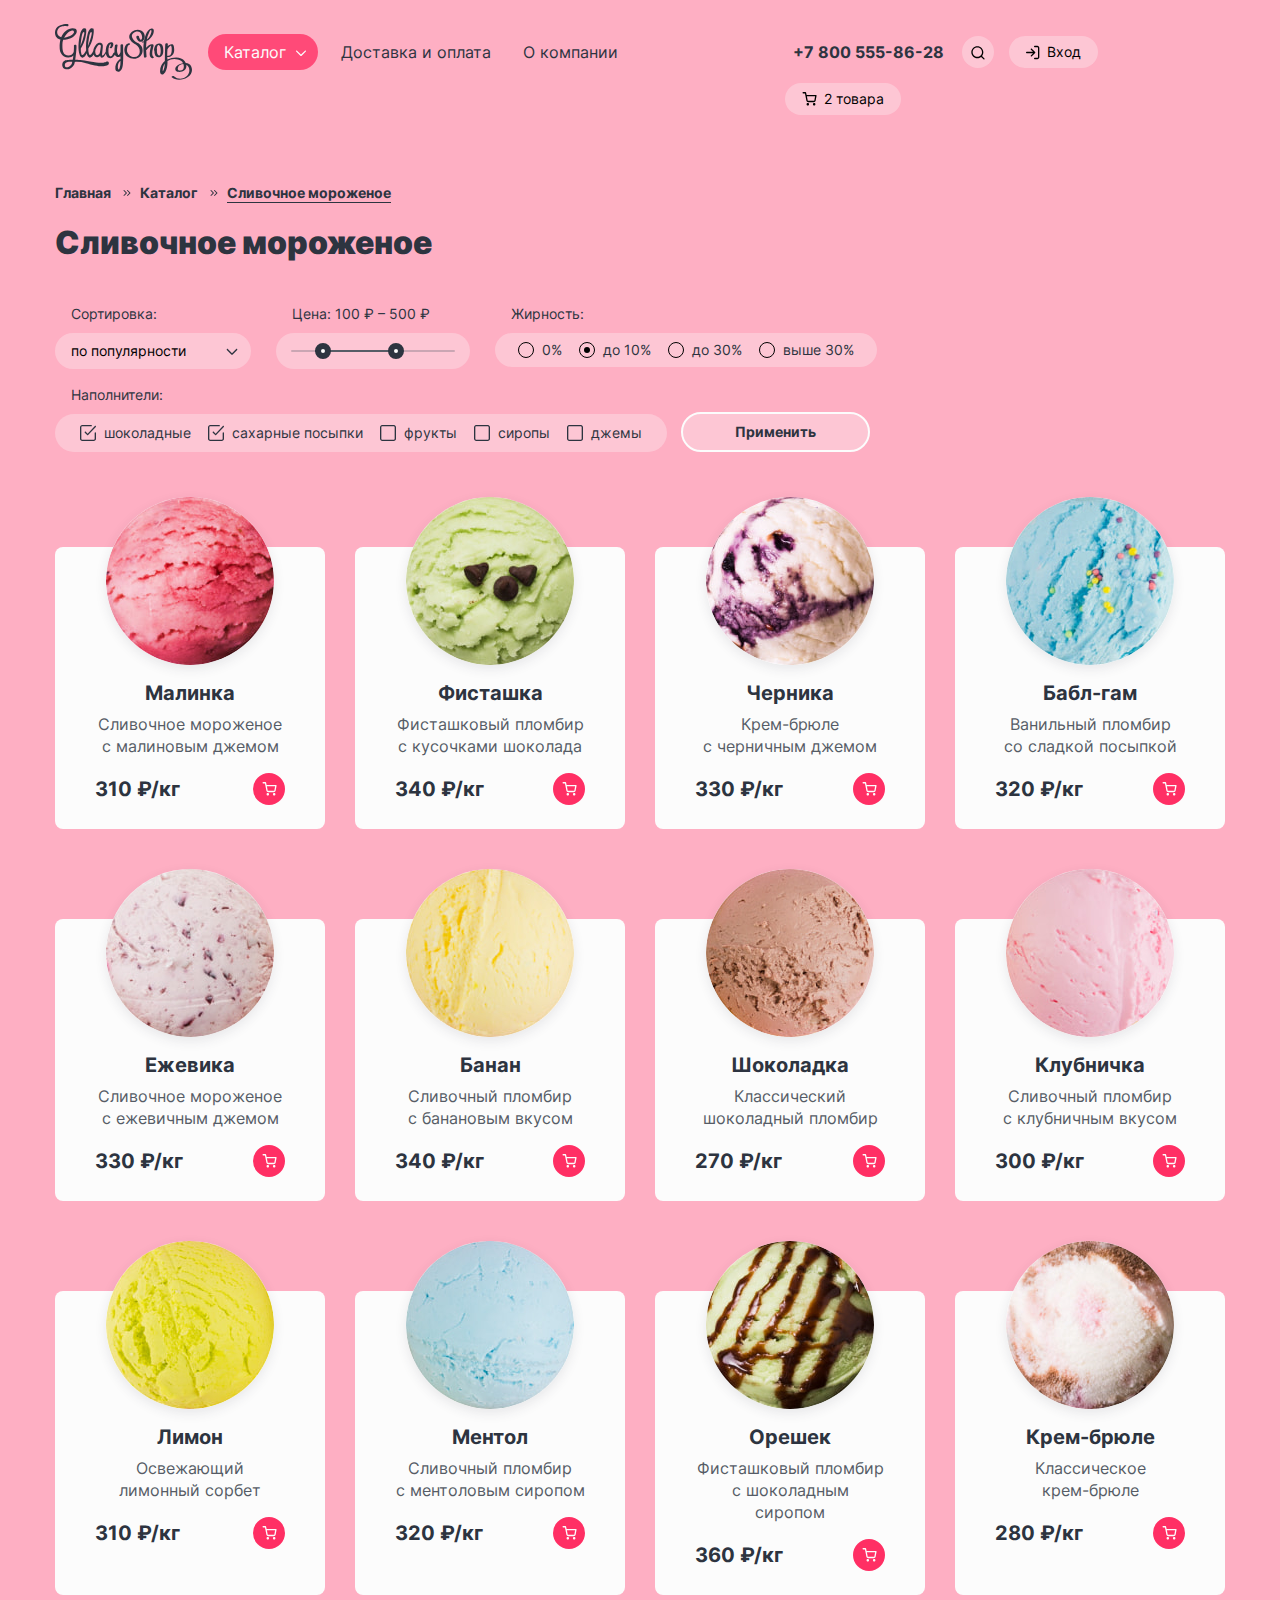
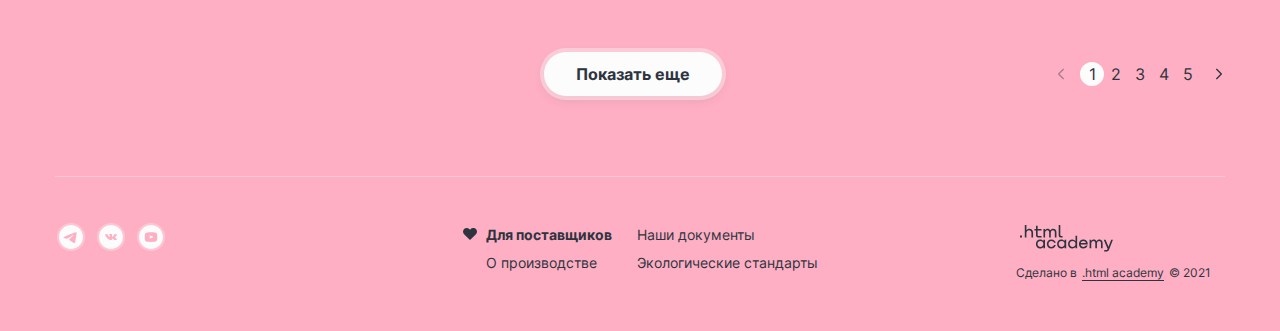
<file: catalog.html>
<!DOCTYPE html>
<html lang="ru">

  <head>
    <meta charset="UTF-8">
    <meta http-equiv="X-UA-Compatible" content="IE=edge">
    <meta name="viewport" content="width=device-width, initial-scale=1.0">
    <meta name="description" content="Интернет магазин мороженного Глейси">
    <title>Интернет магазин мороженного Глейси</title>
    <link rel="stylesheet" href="./styles/styles.css">
    <link rel="icon" href="./favicon.ico">
    <link rel="icon" type="image/png" href="./images/favicon-32x32.png">
  </head>

  <body class="theme-pink">
    <h1 class="visually-hidden">Каталог товаров.</h1>
    <header class="header container">
      <nav class="navigation">
        <a class="header-logo" href="./index.html">
          <span class="visually-hidden">Логотип магазина мороженого Глэйси.</span>
          <img class="header-logo-img" src="./images/logo/header-logo.svg" alt="Логотип магазина мороженого Глэйси."
            width="137" height="56">
        </a>
        <ul class="navigation-menu">
          <li class="menu-item menu-item-dropdown">
            <button class="menu-link-catalog menu-link-catalog current" type="button">Каталог
              <svg class="menu-link-dropdown current" width="16" height="17" viewBox="0 0 16 17" fill="currentColor"
                xmlns="http://www.w3.org/2000/svg">
                <path fill-rule="evenodd" clip-rule="evenodd"
                  d="M3.80812 7.05317C3.54777 6.79282 3.12566 6.79282 2.86531 7.05317C2.60496 7.31352 2.60496 7.73563 2.86531 7.99598L7.52565 12.6563C7.52771 12.6584 7.52979 12.6606 7.53189 12.6626C7.66259 12.7933 7.83404 12.8584 8.00534 12.8579C8.1753 12.8574 8.34511 12.7923 8.47478 12.6626C8.47687 12.6606 8.47894 12.6585 8.48099 12.6564L13.1414 7.99598C13.4017 7.73563 13.4017 7.31352 13.1414 7.05317C12.881 6.79282 12.4589 6.79282 12.1986 7.05317L8.00334 11.2484L3.80812 7.05317Z" />
              </svg>
            </button>
            <ul class="menu-sublist">
              <li class="menu-sublist-item">
                <a class="menu-sublist-link menu-sublist-link-new" href="#">Новинки</a>
                <hr class="menu-sublist-break">
              </li>
              <li class="menu-sublist-item">
                <a class="menu-sublist-link current" href="#">Сливочное</a>
              </li>
              <li class="menu-sublist-item">
                <a class="menu-sublist-link" href="#">Щербеты</a>
              </li>
              <li class="menu-sublist-item">
                <a class="menu-sublist-link" href="#">Фруктовый лед</a>
              </li>
              <li class="menu-sublist-item">
                <a class="menu-sublist-link" href="#">Мелорин</a>
              </li>
            </ul>
          </li>
          <li class="menu-item menu-item-pay">
            <a class="menu-link" href="#">Доставка и оплата</a>
          </li>
          <li class="menu-item">
            <a class="menu-link" href="#">О компании</a>
          </li>
        </ul>
      </nav>
      <div class="interaction">
        <a class="interaction-phone" href="tel:+78005558628">+7 800 555-86-28</a>
        <div class="dropdown">
          <button class="dropdown-button dropdown-button-search" type="button">
            <span class="visually-hidden">Открыть поиск.</span>
            <svg class="dropdown-img" width="16" height="17" viewBox="0 0 16 17" fill="currentColor"
              xmlns="http://www.w3.org/2000/svg">
              <path fill-rule="evenodd" clip-rule="evenodd"
                d="M2.66329 8.18794C2.66329 5.61061 4.75263 3.52128 7.32996 3.52128C9.90729 3.52128 11.9966 5.61061 11.9966 8.18794C11.9966 9.44522 11.4994 10.5864 10.6909 11.4255C10.6681 11.443 10.6461 11.4623 10.6252 11.4832C10.6043 11.5041 10.585 11.5261 10.5675 11.5489C9.72835 12.3574 8.58722 12.8546 7.32996 12.8546C4.75263 12.8546 2.66329 10.7653 2.66329 8.18794ZM11.0751 12.8759C10.0486 13.697 8.74662 14.1879 7.32996 14.1879C4.01625 14.1879 1.32996 11.5017 1.32996 8.18794C1.32996 4.87423 4.01625 2.18794 7.32996 2.18794C10.6437 2.18794 13.33 4.87423 13.33 8.18794C13.33 9.60463 12.839 10.9066 12.0179 11.9331L14.468 14.3832C14.7284 14.6436 14.7284 15.0657 14.468 15.326C14.2077 15.5864 13.7855 15.5864 13.5252 15.326L11.0751 12.8759Z" />
            </svg>
          </button>
          <form class="dropdown-form dropdown-form-search" action="https://echo.htmlacademy.ru/" method="get">
            <label class="dropdown-label">
              <span class="visually-hidden">Поиск.</span>
              <input class="dropdown-input" type="search" name="search" placeholder="Поиск по сайту" required>
            </label>
          </form>
        </div>
        <div class="dropdown">
          <button class="dropdown-button dropdown-button-sign-in" type="button">
            <svg class="dropdown-img" width="14" height="15" viewBox="0 0 14 15" fill="currentColor"
              xmlns="http://www.w3.org/2000/svg">
              <path fill-rule="evenodd" clip-rule="evenodd"
                d="M8 1.52461C8 1.15642 8.29848 0.857941 8.66667 0.857941H11.3333C11.8638 0.857941 12.3725 1.06865 12.7475 1.44373C13.1226 1.8188 13.3333 2.32751 13.3333 2.85794V12.1913C13.3333 12.7217 13.1226 13.2304 12.7475 13.6055C12.3725 13.9806 11.8638 14.1913 11.3333 14.1913H8.66667C8.29848 14.1913 8 13.8928 8 13.5246C8 13.1564 8.29848 12.8579 8.66667 12.8579H11.3333C11.5101 12.8579 11.6797 12.7877 11.8047 12.6627C11.9298 12.5377 12 12.3681 12 12.1913V2.85794C12 2.68113 11.9298 2.51156 11.8047 2.38654C11.6797 2.26151 11.5101 2.19127 11.3333 2.19127H8.66667C8.29848 2.19127 8 1.8928 8 1.52461ZM4.86189 3.71987C5.12224 3.45952 5.54435 3.45952 5.8047 3.71987L9.1338 7.04897C9.15092 7.06579 9.16714 7.08353 9.18238 7.1021C9.21424 7.1409 9.24106 7.18246 9.26283 7.22589C9.30794 7.31575 9.33333 7.41721 9.33333 7.52461C9.33333 7.63323 9.30735 7.73579 9.26127 7.8264C9.24098 7.86635 9.21641 7.90469 9.18756 7.94072C9.17076 7.96172 9.15271 7.98169 9.13354 8.0005L5.8047 11.3293C5.54435 11.5897 5.12224 11.5897 4.86189 11.3293C4.60154 11.069 4.60154 10.6469 4.86189 10.3865L7.05715 8.19127H0.666667C0.298477 8.19127 0 7.8928 0 7.52461C0 7.15642 0.298477 6.85794 0.666667 6.85794H7.05715L4.86189 4.66268C4.60154 4.40233 4.60154 3.98022 4.86189 3.71987Z" />
            </svg>
            <span>Вход</span>
          </button>
          <form class="dropdown-form dropdown-form-sign-in" action="https://echo.htmlacademy.ru/" method="post">
            <h2 class="dropdown-title">Личный кабинет</h2>
            <label class="dropdown-label">
              <span class="visually-hidden">Эмэйл.</span>
              <input class="dropdown-input" type="email" name="email" placeholder="E-mail" value="email@example.com"
                required>
            </label>
            <label class="dropdown-label">
              <span class="visually-hidden">Пароль.</span>
              <input class="dropdown-input" type="password" name="password" placeholder="Пароль" required>
            </label>
            <div class="dropdown-sign-in-elements">
              <button class="button button-red" type="submit">Войти</button>
              <div class="">
                <a class="dropdown-link" href="#">Забыли пароль?</a>
                <a class="dropdown-link" href="#">Регистрация</a>
              </div>
            </div>
          </form>
        </div>
        <div class="dropdown">
          <button class="dropdown-button dropdown-button-cart" type="button">
            <svg class="dropdown-img" width="15" height="14" viewBox="0 0 15 14" fill="currentColor"
              xmlns="http://www.w3.org/2000/svg">
              <path fill-rule="evenodd" clip-rule="evenodd"
                d="M1.16667 0.107941C0.798477 0.107941 0.5 0.406418 0.5 0.774607C0.5 1.1428 0.798477 1.44127 1.16667 1.44127H2.93794L3.40537 3.77666C3.40821 3.79461 3.41176 3.81232 3.416 3.82976L4.38338 8.66309L4.3835 8.66365C4.46706 9.08366 4.69562 9.46093 5.02921 9.72948C5.36111 9.99666 5.77595 10.1393 6.20183 10.1328H11.8225C12.2484 10.1393 12.6633 9.99666 12.9952 9.72948C13.3289 9.46081 13.5575 9.08332 13.641 8.66309L13.641 8.6631L13.642 8.6581L14.5691 3.79666C14.6063 3.60149 14.5545 3.39989 14.4279 3.24681C14.3012 3.09372 14.1129 3.00511 13.9142 3.00511H4.61072L4.1381 0.643769C4.07574 0.332198 3.80215 0.107941 3.4844 0.107941H1.16667ZM5.69098 8.40238L4.87759 4.33844H13.1084L12.3328 8.4053C12.31 8.51782 12.2485 8.61884 12.1591 8.69085C12.0691 8.76329 11.9565 8.80177 11.841 8.79956L11.841 8.79943H11.8282H6.19614V8.79931L6.18337 8.79956C6.06787 8.80177 5.95528 8.76329 5.8653 8.69085C5.77531 8.61842 5.71368 8.51664 5.69117 8.40334L5.69098 8.40238ZM4.55739 12.3634C4.55739 11.6754 5.1151 11.1177 5.80307 11.1177C6.49105 11.1177 7.04876 11.6754 7.04876 12.3634C7.04876 13.0513 6.49105 13.6091 5.80307 13.6091C5.1151 13.6091 4.55739 13.0513 4.55739 12.3634ZM10.9307 12.3634C10.9307 11.6754 11.4884 11.1177 12.1764 11.1177C12.8644 11.1177 13.4221 11.6754 13.4221 12.3634C13.4221 13.0513 12.8644 13.6091 12.1764 13.6091C11.4884 13.6091 10.9307 13.0513 10.9307 12.3634Z" />
            </svg>
            <span>2 товара</span>
          </button>
          <form class="dropdown-form dropdown-form-cart" action="https://echo.htmlacademy.ru/" method="post">
            <h2 class="dropdown-title">Корзина</h2>
            <ul class="dropdown-cart-list">
              <li class="dropdown-cart-item">
                <a class="dropdowm-cart-link" href="#">
                  <img class="dropdown-cart-img" src="./images/product-card/ice-cream-raspberry.jpg"
                    alt="Мороженое Малинка." width="46" height="46">
                  <div class="cart-description">
                    <h3 class="cart-description-name">Малинка</h3>
                    <p class="cart-description-quantity">1 кг х 310 ₽</p>
                  </div>
                  <p class="dropdown-cart-price">310 ₽</p>
                </a>
                <button class="button-close" type="button">
                  <span class="visually-hidden">Удалить.</span>
                </button>
              </li>
              <li class="dropdown-cart-item">
                <a class="dropdowm-cart-link" href="#">
                  <img class="dropdown-cart-img" src="./images/product-card/ice-cream-bubble-gum.jpg"
                    alt="Мороженое Малинка." width="46" height="46">
                  <div class="cart-description">
                    <h3 class="cart-description-name">Бабл-гам</h3>
                    <p class="cart-description-quantity">1,5 кг х 320 ₽</p>
                  </div>
                  <p class="dropdown-cart-price">480 ₽</p>
                </a>
                <button class="button-close" type="button">
                  <span class="visually-hidden">Удалить.</span>
                </button>
              </li>
            </ul>
            <div class="dropdown-cart-elements">
              <button class="cart-button button button-red" type="submit">Оформить заказ</button>
              <span class="dropdown-cart-total-price">Итого: 790 ₽</span>
            </div>
          </form>
        </div>
      </div>
    </header>
    <main class="main container main-catalog">
      <ul class="breadcrumbs">
        <li class="breadcrumbs-item">
          <a class="breadcrumbs-link" href="index.html">Главная</a>
        </li>
        <li class="breadcrumbs-item">
          <a class="breadcrumbs-link" href="#">Каталог</a>
        </li>
        <li class="breadcrumbs-item">
          <a class="breadcrumbs-link current">Сливочное мороженое</a>
        </li>
      </ul>
      <h2 class="catalog-heading">Сливочное мороженое</h2>
      <form class="filters" action="https://echo.htmlacademy.ru/" method="get">
        <fieldset class="filters-fieldset">
          <legend class="filters-legend">Сортировка:</legend>
          <select class="filters-select" aria-label="Сортировка товаров">
            <option value="popular">по популярности</option>
            <option value="cheap">сначала дешевые</option>
            <option value="expensive">сначала дорогие</option>
          </select>
        </fieldset>
        <fieldset class="filters-fieldset">
          <legend class="filters-legend">Цена: 100 ₽ – 500 ₽</legend>
          <div class="filters-group">
            <div class="filters-line">
              <div class="filters-interval">
                <button class="range-button" type="button">
                  <span class="visually-hidden">Изменить минимальную цену.</span>
                </button>
                <button class="range-button" type="button">
                  <span class="visually-hidden">Изменить максимальную цену.</span>
                </button>
              </div>
              <input class="range-input" type="number" name="price-min" value="100">
              <input class="range-input" type="number" name="price-max" value="500">
            </div>
          </div>
        </fieldset>
        <fieldset class="filters-fieldset">
          <legend class="filters-legend">Жирность:</legend>
          <div class="filters-group filters-group-fat">
            <label class="filters-radio">
              <input class="input-radio visually-hidden" type="radio" name="fat" value="0">
              <span class="control-radio"></span>
              <span class="filters-value">0%</span>
            </label>
            <label class="filters-radio">
              <input class="input-radio visually-hidden" type="radio" name="fat" value="less 10" checked>
              <span class="control-radio"></span>
              <span class="filters-value">до 10%</span>
            </label>
            <label class="filters-radio">
              <input class="input-radio visually-hidden" type="radio" name="fat" value="less 30">
              <span class="control-radio"></span>
              <span class="filters-value">до 30%</span>
            </label>
            <label class="filters-radio">
              <input class="input-radio visually-hidden" type="radio" name="fat" value="more 30">
              <span class="control-radio"></span>
              <span class="filters-value">выше 30%</span>
            </label>
          </div>
        </fieldset>
        <fieldset class="filters-fieldset">
          <legend class="filters-legend">Наполнители:</legend>
          <div class="filters-group filters-group-filler">
            <label class="filters-checkbox">
              <input class="input-checkbox visually-hidden" type="checkbox" name="filler" value="chocolate" checked>
              <span class="control-check control-check-on"></span>
              <span class="filters-value">шоколадные</span>
            </label>
            <label class="filters-checkbox">
              <input class="input-checkbox visually-hidden" type="checkbox" name="filler" value="sugar-sprinkles"
                checked>
              <span class="control-check"></span>
              <span class="filters-value">сахарные посыпки</span>
            </label>
            <label class="filters-checkbox">
              <input class="input-checkbox visually-hidden" type="checkbox" name="filler" value="fruits">
              <span class="control-check"></span>
              <span class="filters-value">фрукты</span>
            </label>
            <label class="filters-checkbox">
              <input class="input-checkbox visually-hidden" type="checkbox" name="filler" value="syrups">
              <span class="control-check"></span>
              <span class="filters-value">сиропы</span>
            </label>
            <label class="filters-checkbox">
              <input class="input-checkbox visually-hidden" type="checkbox" name="filler" value="jams">
              <span class="control-check"></span>
              <span class="filters-value">джемы</span>
            </label>
          </div>
        </fieldset>
        <button class="filters-button" type="submit">Применить</button>
      </form>
      <section class="catalog">
        <ul class="products-list">
          <li class="products-item">
            <h3 class="products-item-title">Малинка</h3>
            <p class="products-item-description">Сливочное мороженое с малиновым джемом</p>
            <img class="products-item-image" src="./images/product-card/ice-cream-raspberry.jpg"
              alt="Мороженое Малинка." width="168" height="168">
            <div class="products-container">
              <p class="products-price">310 ₽/кг</p>
              <button class="products-button" type="button">
                <span class="visually-hidden">Добавить в корзину.</span>
                <svg class="products-icon-cart" width="15" height="14" viewBox="0 0 15 14" fill="currentColor"
                  xmlns="http://www.w3.org/2000/svg">
                  <path fill-rule="evenodd" clip-rule="evenodd"
                    d="M1.16667 0.107941C0.798477 0.107941 0.5 0.406418 0.5 0.774607C0.5 1.1428 0.798477 1.44127 1.16667 1.44127H2.93794L3.40537 3.77666C3.40821 3.79461 3.41176 3.81232 3.416 3.82976L4.38338 8.66309L4.3835 8.66365C4.46706 9.08366 4.69562 9.46093 5.02921 9.72948C5.36111 9.99666 5.77595 10.1393 6.20183 10.1328H11.8225C12.2484 10.1393 12.6633 9.99666 12.9952 9.72948C13.3289 9.46081 13.5575 9.08332 13.641 8.66309L13.641 8.6631L13.642 8.6581L14.5691 3.79666C14.6063 3.60149 14.5545 3.39989 14.4279 3.24681C14.3012 3.09372 14.1129 3.00511 13.9142 3.00511H4.61072L4.1381 0.643769C4.07574 0.332198 3.80215 0.107941 3.4844 0.107941H1.16667ZM5.69098 8.40238L4.87759 4.33844H13.1084L12.3328 8.4053C12.31 8.51782 12.2485 8.61884 12.1591 8.69085C12.0691 8.76329 11.9565 8.80177 11.841 8.79956L11.841 8.79943H11.8282H6.19614V8.79931L6.18337 8.79956C6.06787 8.80177 5.95528 8.76329 5.8653 8.69085C5.77531 8.61842 5.71368 8.51664 5.69117 8.40334L5.69098 8.40238ZM4.55739 12.3634C4.55739 11.6754 5.1151 11.1177 5.80307 11.1177C6.49105 11.1177 7.04876 11.6754 7.04876 12.3634C7.04876 13.0513 6.49105 13.6091 5.80307 13.6091C5.1151 13.6091 4.55739 13.0513 4.55739 12.3634ZM10.9307 12.3634C10.9307 11.6754 11.4884 11.1177 12.1764 11.1177C12.8644 11.1177 13.4221 11.6754 13.4221 12.3634C13.4221 13.0513 12.8644 13.6091 12.1764 13.6091C11.4884 13.6091 10.9307 13.0513 10.9307 12.3634Z" />
                </svg>
              </button>
            </div>
          </li>
          <li class="products-item">
            <h3 class="products-item-title">Фисташка</h3>
            <p class="products-item-description">Фисташковый пломбир с кусочками шоколада</p>
            <img class="products-item-image" src="./images/product-card/ice-cream-pistachio.jpg"
              alt="Мороженое Фисташка." width="168" height="168">
            <div class="products-container">
              <p class="products-price">340 ₽/кг</p>
              <button class="products-button" type="button">
                <span class="visually-hidden">Добавить в корзину.</span>
                <svg class="products-icon-cart" width="15" height="14" viewBox="0 0 15 14" fill="currentColor"
                  xmlns="http://www.w3.org/2000/svg">
                  <path fill-rule="evenodd" clip-rule="evenodd"
                    d="M1.16667 0.107941C0.798477 0.107941 0.5 0.406418 0.5 0.774607C0.5 1.1428 0.798477 1.44127 1.16667 1.44127H2.93794L3.40537 3.77666C3.40821 3.79461 3.41176 3.81232 3.416 3.82976L4.38338 8.66309L4.3835 8.66365C4.46706 9.08366 4.69562 9.46093 5.02921 9.72948C5.36111 9.99666 5.77595 10.1393 6.20183 10.1328H11.8225C12.2484 10.1393 12.6633 9.99666 12.9952 9.72948C13.3289 9.46081 13.5575 9.08332 13.641 8.66309L13.641 8.6631L13.642 8.6581L14.5691 3.79666C14.6063 3.60149 14.5545 3.39989 14.4279 3.24681C14.3012 3.09372 14.1129 3.00511 13.9142 3.00511H4.61072L4.1381 0.643769C4.07574 0.332198 3.80215 0.107941 3.4844 0.107941H1.16667ZM5.69098 8.40238L4.87759 4.33844H13.1084L12.3328 8.4053C12.31 8.51782 12.2485 8.61884 12.1591 8.69085C12.0691 8.76329 11.9565 8.80177 11.841 8.79956L11.841 8.79943H11.8282H6.19614V8.79931L6.18337 8.79956C6.06787 8.80177 5.95528 8.76329 5.8653 8.69085C5.77531 8.61842 5.71368 8.51664 5.69117 8.40334L5.69098 8.40238ZM4.55739 12.3634C4.55739 11.6754 5.1151 11.1177 5.80307 11.1177C6.49105 11.1177 7.04876 11.6754 7.04876 12.3634C7.04876 13.0513 6.49105 13.6091 5.80307 13.6091C5.1151 13.6091 4.55739 13.0513 4.55739 12.3634ZM10.9307 12.3634C10.9307 11.6754 11.4884 11.1177 12.1764 11.1177C12.8644 11.1177 13.4221 11.6754 13.4221 12.3634C13.4221 13.0513 12.8644 13.6091 12.1764 13.6091C11.4884 13.6091 10.9307 13.0513 10.9307 12.3634Z" />
                </svg>
              </button>
            </div>
          </li>
          <li class="products-item">
            <h3 class="products-item-title">Черника</h3>
            <p class="products-item-description">Крем-брюле с&nbsp;черничным джемом</p>
            <img class="products-item-image" src="./images/product-card/ice-cream-blueberries.jpg"
              alt="Мороженое Крем-брюле с черничным джемом." width="168" height="168">
            <div class="products-container">
              <p class="products-price">330 ₽/кг</p>
              <button class="products-button" type="button">
                <span class="visually-hidden">Добавить в корзину.</span>
                <svg class="products-icon-cart" width="15" height="14" viewBox="0 0 15 14" fill="currentColor"
                  xmlns="http://www.w3.org/2000/svg">
                  <path fill-rule="evenodd" clip-rule="evenodd"
                    d="M1.16667 0.107941C0.798477 0.107941 0.5 0.406418 0.5 0.774607C0.5 1.1428 0.798477 1.44127 1.16667 1.44127H2.93794L3.40537 3.77666C3.40821 3.79461 3.41176 3.81232 3.416 3.82976L4.38338 8.66309L4.3835 8.66365C4.46706 9.08366 4.69562 9.46093 5.02921 9.72948C5.36111 9.99666 5.77595 10.1393 6.20183 10.1328H11.8225C12.2484 10.1393 12.6633 9.99666 12.9952 9.72948C13.3289 9.46081 13.5575 9.08332 13.641 8.66309L13.641 8.6631L13.642 8.6581L14.5691 3.79666C14.6063 3.60149 14.5545 3.39989 14.4279 3.24681C14.3012 3.09372 14.1129 3.00511 13.9142 3.00511H4.61072L4.1381 0.643769C4.07574 0.332198 3.80215 0.107941 3.4844 0.107941H1.16667ZM5.69098 8.40238L4.87759 4.33844H13.1084L12.3328 8.4053C12.31 8.51782 12.2485 8.61884 12.1591 8.69085C12.0691 8.76329 11.9565 8.80177 11.841 8.79956L11.841 8.79943H11.8282H6.19614V8.79931L6.18337 8.79956C6.06787 8.80177 5.95528 8.76329 5.8653 8.69085C5.77531 8.61842 5.71368 8.51664 5.69117 8.40334L5.69098 8.40238ZM4.55739 12.3634C4.55739 11.6754 5.1151 11.1177 5.80307 11.1177C6.49105 11.1177 7.04876 11.6754 7.04876 12.3634C7.04876 13.0513 6.49105 13.6091 5.80307 13.6091C5.1151 13.6091 4.55739 13.0513 4.55739 12.3634ZM10.9307 12.3634C10.9307 11.6754 11.4884 11.1177 12.1764 11.1177C12.8644 11.1177 13.4221 11.6754 13.4221 12.3634C13.4221 13.0513 12.8644 13.6091 12.1764 13.6091C11.4884 13.6091 10.9307 13.0513 10.9307 12.3634Z" />
                </svg>
              </button>
            </div>
          </li>
          <li class="products-item">
            <h3 class="products-item-title">Бабл-гам</h3>
            <p class="products-item-description">Ванильный пломбир со&nbsp;сладкой посыпкой</p>
            <img class="products-item-image" src="./images/product-card/ice-cream-bubble-gum.jpg"
              alt="Мороженое Бабл-гам." width="168" height="168">
            <div class="products-container">
              <p class="products-price">320 ₽/кг</p>
              <button class="products-button" type="button">
                <span class="visually-hidden">Добавить в корзину.</span>
                <svg class="products-icon-cart" width="15" height="14" viewBox="0 0 15 14" fill="currentColor"
                  xmlns="http://www.w3.org/2000/svg">
                  <path fill-rule="evenodd" clip-rule="evenodd"
                    d="M1.16667 0.107941C0.798477 0.107941 0.5 0.406418 0.5 0.774607C0.5 1.1428 0.798477 1.44127 1.16667 1.44127H2.93794L3.40537 3.77666C3.40821 3.79461 3.41176 3.81232 3.416 3.82976L4.38338 8.66309L4.3835 8.66365C4.46706 9.08366 4.69562 9.46093 5.02921 9.72948C5.36111 9.99666 5.77595 10.1393 6.20183 10.1328H11.8225C12.2484 10.1393 12.6633 9.99666 12.9952 9.72948C13.3289 9.46081 13.5575 9.08332 13.641 8.66309L13.641 8.6631L13.642 8.6581L14.5691 3.79666C14.6063 3.60149 14.5545 3.39989 14.4279 3.24681C14.3012 3.09372 14.1129 3.00511 13.9142 3.00511H4.61072L4.1381 0.643769C4.07574 0.332198 3.80215 0.107941 3.4844 0.107941H1.16667ZM5.69098 8.40238L4.87759 4.33844H13.1084L12.3328 8.4053C12.31 8.51782 12.2485 8.61884 12.1591 8.69085C12.0691 8.76329 11.9565 8.80177 11.841 8.79956L11.841 8.79943H11.8282H6.19614V8.79931L6.18337 8.79956C6.06787 8.80177 5.95528 8.76329 5.8653 8.69085C5.77531 8.61842 5.71368 8.51664 5.69117 8.40334L5.69098 8.40238ZM4.55739 12.3634C4.55739 11.6754 5.1151 11.1177 5.80307 11.1177C6.49105 11.1177 7.04876 11.6754 7.04876 12.3634C7.04876 13.0513 6.49105 13.6091 5.80307 13.6091C5.1151 13.6091 4.55739 13.0513 4.55739 12.3634ZM10.9307 12.3634C10.9307 11.6754 11.4884 11.1177 12.1764 11.1177C12.8644 11.1177 13.4221 11.6754 13.4221 12.3634C13.4221 13.0513 12.8644 13.6091 12.1764 13.6091C11.4884 13.6091 10.9307 13.0513 10.9307 12.3634Z" />
                </svg>
              </button>
            </div>
          </li>
          <li class="products-item">
            <h3 class="products-item-title">Ежевика</h3>
            <p class="products-item-description">Сливочное мороженое с ежевичным джемом</p>
            <img class="products-item-image" src="./images/product-card/ice-cream-blackberry.jpg"
              alt="Мороженое Ежевика." width="168" height="168">
            <div class="products-container">
              <p class="products-price">330 ₽/кг</p>
              <button class="products-button" type="button">
                <span class="visually-hidden">Добавить в корзину.</span>
                <svg class="products-icon-cart" width="15" height="14" viewBox="0 0 15 14" fill="currentColor"
                  xmlns="http://www.w3.org/2000/svg">
                  <path fill-rule="evenodd" clip-rule="evenodd"
                    d="M1.16667 0.107941C0.798477 0.107941 0.5 0.406418 0.5 0.774607C0.5 1.1428 0.798477 1.44127 1.16667 1.44127H2.93794L3.40537 3.77666C3.40821 3.79461 3.41176 3.81232 3.416 3.82976L4.38338 8.66309L4.3835 8.66365C4.46706 9.08366 4.69562 9.46093 5.02921 9.72948C5.36111 9.99666 5.77595 10.1393 6.20183 10.1328H11.8225C12.2484 10.1393 12.6633 9.99666 12.9952 9.72948C13.3289 9.46081 13.5575 9.08332 13.641 8.66309L13.641 8.6631L13.642 8.6581L14.5691 3.79666C14.6063 3.60149 14.5545 3.39989 14.4279 3.24681C14.3012 3.09372 14.1129 3.00511 13.9142 3.00511H4.61072L4.1381 0.643769C4.07574 0.332198 3.80215 0.107941 3.4844 0.107941H1.16667ZM5.69098 8.40238L4.87759 4.33844H13.1084L12.3328 8.4053C12.31 8.51782 12.2485 8.61884 12.1591 8.69085C12.0691 8.76329 11.9565 8.80177 11.841 8.79956L11.841 8.79943H11.8282H6.19614V8.79931L6.18337 8.79956C6.06787 8.80177 5.95528 8.76329 5.8653 8.69085C5.77531 8.61842 5.71368 8.51664 5.69117 8.40334L5.69098 8.40238ZM4.55739 12.3634C4.55739 11.6754 5.1151 11.1177 5.80307 11.1177C6.49105 11.1177 7.04876 11.6754 7.04876 12.3634C7.04876 13.0513 6.49105 13.6091 5.80307 13.6091C5.1151 13.6091 4.55739 13.0513 4.55739 12.3634ZM10.9307 12.3634C10.9307 11.6754 11.4884 11.1177 12.1764 11.1177C12.8644 11.1177 13.4221 11.6754 13.4221 12.3634C13.4221 13.0513 12.8644 13.6091 12.1764 13.6091C11.4884 13.6091 10.9307 13.0513 10.9307 12.3634Z" />
                </svg>
              </button>
            </div>
          </li>
          <li class="products-item">
            <h3 class="products-item-title">Банан</h3>
            <p class="products-item-description">Сливочный пломбир<br>с банановым вкусом</p>
            <img class="products-item-image" src="./images/product-card/ice-cream-banana.jpg" alt="Мороженое Банан."
              width="168" height="168">
            <div class="products-container">
              <p class="products-price">340 ₽/кг</p>
              <button class="products-button" type="button">
                <span class="visually-hidden">Добавить в корзину.</span>
                <svg class="products-icon-cart" width="15" height="14" viewBox="0 0 15 14" fill="currentColor"
                  xmlns="http://www.w3.org/2000/svg">
                  <path fill-rule="evenodd" clip-rule="evenodd"
                    d="M1.16667 0.107941C0.798477 0.107941 0.5 0.406418 0.5 0.774607C0.5 1.1428 0.798477 1.44127 1.16667 1.44127H2.93794L3.40537 3.77666C3.40821 3.79461 3.41176 3.81232 3.416 3.82976L4.38338 8.66309L4.3835 8.66365C4.46706 9.08366 4.69562 9.46093 5.02921 9.72948C5.36111 9.99666 5.77595 10.1393 6.20183 10.1328H11.8225C12.2484 10.1393 12.6633 9.99666 12.9952 9.72948C13.3289 9.46081 13.5575 9.08332 13.641 8.66309L13.641 8.6631L13.642 8.6581L14.5691 3.79666C14.6063 3.60149 14.5545 3.39989 14.4279 3.24681C14.3012 3.09372 14.1129 3.00511 13.9142 3.00511H4.61072L4.1381 0.643769C4.07574 0.332198 3.80215 0.107941 3.4844 0.107941H1.16667ZM5.69098 8.40238L4.87759 4.33844H13.1084L12.3328 8.4053C12.31 8.51782 12.2485 8.61884 12.1591 8.69085C12.0691 8.76329 11.9565 8.80177 11.841 8.79956L11.841 8.79943H11.8282H6.19614V8.79931L6.18337 8.79956C6.06787 8.80177 5.95528 8.76329 5.8653 8.69085C5.77531 8.61842 5.71368 8.51664 5.69117 8.40334L5.69098 8.40238ZM4.55739 12.3634C4.55739 11.6754 5.1151 11.1177 5.80307 11.1177C6.49105 11.1177 7.04876 11.6754 7.04876 12.3634C7.04876 13.0513 6.49105 13.6091 5.80307 13.6091C5.1151 13.6091 4.55739 13.0513 4.55739 12.3634ZM10.9307 12.3634C10.9307 11.6754 11.4884 11.1177 12.1764 11.1177C12.8644 11.1177 13.4221 11.6754 13.4221 12.3634C13.4221 13.0513 12.8644 13.6091 12.1764 13.6091C11.4884 13.6091 10.9307 13.0513 10.9307 12.3634Z" />
                </svg>
              </button>
            </div>
          </li>
          <li class="products-item">
            <h3 class="products-item-title">Шоколадка</h3>
            <p class="products-item-description">Классический шоколадный пломбир</p>
            <img class="products-item-image" src="./images/product-card/ice-cream-chocolate.jpg"
              alt="Мороженое Шоколадка." width="168" height="168">
            <div class="products-container">
              <p class="products-price">270 ₽/кг</p>
              <button class="products-button" type="button">
                <span class="visually-hidden">Добавить в корзину.</span>
                <svg class="products-icon-cart" width="15" height="14" viewBox="0 0 15 14" fill="currentColor"
                  xmlns="http://www.w3.org/2000/svg">
                  <path fill-rule="evenodd" clip-rule="evenodd"
                    d="M1.16667 0.107941C0.798477 0.107941 0.5 0.406418 0.5 0.774607C0.5 1.1428 0.798477 1.44127 1.16667 1.44127H2.93794L3.40537 3.77666C3.40821 3.79461 3.41176 3.81232 3.416 3.82976L4.38338 8.66309L4.3835 8.66365C4.46706 9.08366 4.69562 9.46093 5.02921 9.72948C5.36111 9.99666 5.77595 10.1393 6.20183 10.1328H11.8225C12.2484 10.1393 12.6633 9.99666 12.9952 9.72948C13.3289 9.46081 13.5575 9.08332 13.641 8.66309L13.641 8.6631L13.642 8.6581L14.5691 3.79666C14.6063 3.60149 14.5545 3.39989 14.4279 3.24681C14.3012 3.09372 14.1129 3.00511 13.9142 3.00511H4.61072L4.1381 0.643769C4.07574 0.332198 3.80215 0.107941 3.4844 0.107941H1.16667ZM5.69098 8.40238L4.87759 4.33844H13.1084L12.3328 8.4053C12.31 8.51782 12.2485 8.61884 12.1591 8.69085C12.0691 8.76329 11.9565 8.80177 11.841 8.79956L11.841 8.79943H11.8282H6.19614V8.79931L6.18337 8.79956C6.06787 8.80177 5.95528 8.76329 5.8653 8.69085C5.77531 8.61842 5.71368 8.51664 5.69117 8.40334L5.69098 8.40238ZM4.55739 12.3634C4.55739 11.6754 5.1151 11.1177 5.80307 11.1177C6.49105 11.1177 7.04876 11.6754 7.04876 12.3634C7.04876 13.0513 6.49105 13.6091 5.80307 13.6091C5.1151 13.6091 4.55739 13.0513 4.55739 12.3634ZM10.9307 12.3634C10.9307 11.6754 11.4884 11.1177 12.1764 11.1177C12.8644 11.1177 13.4221 11.6754 13.4221 12.3634C13.4221 13.0513 12.8644 13.6091 12.1764 13.6091C11.4884 13.6091 10.9307 13.0513 10.9307 12.3634Z" />
                </svg>
              </button>
            </div>
          </li>
          <li class="products-item">
            <h3 class="products-item-title">Клубничка</h3>
            <p class="products-item-description">Сливочный пломбир<br>с клубничным вкусом</p>
            <img class="products-item-image" src="./images/product-card/ice-cream-strawberry.jpg"
              alt="Мороженое Клубничка." width="168" height="168">
            <div class="products-container">
              <p class="products-price">300 ₽/кг</p>
              <button class="products-button" type="button">
                <span class="visually-hidden">Добавить в корзину.</span>
                <svg class="products-icon-cart" width="15" height="14" viewBox="0 0 15 14" fill="currentColor"
                  xmlns="http://www.w3.org/2000/svg">
                  <path fill-rule="evenodd" clip-rule="evenodd"
                    d="M1.16667 0.107941C0.798477 0.107941 0.5 0.406418 0.5 0.774607C0.5 1.1428 0.798477 1.44127 1.16667 1.44127H2.93794L3.40537 3.77666C3.40821 3.79461 3.41176 3.81232 3.416 3.82976L4.38338 8.66309L4.3835 8.66365C4.46706 9.08366 4.69562 9.46093 5.02921 9.72948C5.36111 9.99666 5.77595 10.1393 6.20183 10.1328H11.8225C12.2484 10.1393 12.6633 9.99666 12.9952 9.72948C13.3289 9.46081 13.5575 9.08332 13.641 8.66309L13.641 8.6631L13.642 8.6581L14.5691 3.79666C14.6063 3.60149 14.5545 3.39989 14.4279 3.24681C14.3012 3.09372 14.1129 3.00511 13.9142 3.00511H4.61072L4.1381 0.643769C4.07574 0.332198 3.80215 0.107941 3.4844 0.107941H1.16667ZM5.69098 8.40238L4.87759 4.33844H13.1084L12.3328 8.4053C12.31 8.51782 12.2485 8.61884 12.1591 8.69085C12.0691 8.76329 11.9565 8.80177 11.841 8.79956L11.841 8.79943H11.8282H6.19614V8.79931L6.18337 8.79956C6.06787 8.80177 5.95528 8.76329 5.8653 8.69085C5.77531 8.61842 5.71368 8.51664 5.69117 8.40334L5.69098 8.40238ZM4.55739 12.3634C4.55739 11.6754 5.1151 11.1177 5.80307 11.1177C6.49105 11.1177 7.04876 11.6754 7.04876 12.3634C7.04876 13.0513 6.49105 13.6091 5.80307 13.6091C5.1151 13.6091 4.55739 13.0513 4.55739 12.3634ZM10.9307 12.3634C10.9307 11.6754 11.4884 11.1177 12.1764 11.1177C12.8644 11.1177 13.4221 11.6754 13.4221 12.3634C13.4221 13.0513 12.8644 13.6091 12.1764 13.6091C11.4884 13.6091 10.9307 13.0513 10.9307 12.3634Z" />
                </svg>
              </button>
            </div>
          </li>
          <li class="products-item">
            <h3 class="products-item-title">Лимон</h3>
            <p class="products-item-description">Освежающий лимонный сорбет</p>
            <img class="products-item-image" src="./images/product-card/ice-cream-lemon.jpg" alt="Мороженое Лимон."
              width="168" height="168">
            <div class="products-container">
              <p class="products-price">310 ₽/кг</p>
              <button class="products-button" type="button">
                <span class="visually-hidden">Добавить в корзину.</span>
                <svg class="products-icon-cart" width="15" height="14" viewBox="0 0 15 14" fill="currentColor"
                  xmlns="http://www.w3.org/2000/svg">
                  <path fill-rule="evenodd" clip-rule="evenodd"
                    d="M1.16667 0.107941C0.798477 0.107941 0.5 0.406418 0.5 0.774607C0.5 1.1428 0.798477 1.44127 1.16667 1.44127H2.93794L3.40537 3.77666C3.40821 3.79461 3.41176 3.81232 3.416 3.82976L4.38338 8.66309L4.3835 8.66365C4.46706 9.08366 4.69562 9.46093 5.02921 9.72948C5.36111 9.99666 5.77595 10.1393 6.20183 10.1328H11.8225C12.2484 10.1393 12.6633 9.99666 12.9952 9.72948C13.3289 9.46081 13.5575 9.08332 13.641 8.66309L13.641 8.6631L13.642 8.6581L14.5691 3.79666C14.6063 3.60149 14.5545 3.39989 14.4279 3.24681C14.3012 3.09372 14.1129 3.00511 13.9142 3.00511H4.61072L4.1381 0.643769C4.07574 0.332198 3.80215 0.107941 3.4844 0.107941H1.16667ZM5.69098 8.40238L4.87759 4.33844H13.1084L12.3328 8.4053C12.31 8.51782 12.2485 8.61884 12.1591 8.69085C12.0691 8.76329 11.9565 8.80177 11.841 8.79956L11.841 8.79943H11.8282H6.19614V8.79931L6.18337 8.79956C6.06787 8.80177 5.95528 8.76329 5.8653 8.69085C5.77531 8.61842 5.71368 8.51664 5.69117 8.40334L5.69098 8.40238ZM4.55739 12.3634C4.55739 11.6754 5.1151 11.1177 5.80307 11.1177C6.49105 11.1177 7.04876 11.6754 7.04876 12.3634C7.04876 13.0513 6.49105 13.6091 5.80307 13.6091C5.1151 13.6091 4.55739 13.0513 4.55739 12.3634ZM10.9307 12.3634C10.9307 11.6754 11.4884 11.1177 12.1764 11.1177C12.8644 11.1177 13.4221 11.6754 13.4221 12.3634C13.4221 13.0513 12.8644 13.6091 12.1764 13.6091C11.4884 13.6091 10.9307 13.0513 10.9307 12.3634Z" />
                </svg>
              </button>
            </div>
          </li>
          <li class="products-item">
            <h3 class="products-item-title">Ментол</h3>
            <p class="products-item-description">Сливочный пломбир<br>с ментоловым сиропом</p>
            <img class="products-item-image" src="./images/product-card/ice-cream-menthol.jpg" alt="Мороженое Ментол."
              width="168" height="168">
            <div class="products-container">
              <p class="products-price">320 ₽/кг</p>
              <button class="products-button" type="button">
                <span class="visually-hidden">Добавить в корзину.</span>
                <svg class="products-icon-cart" width="15" height="14" viewBox="0 0 15 14" fill="currentColor"
                  xmlns="http://www.w3.org/2000/svg">
                  <path fill-rule="evenodd" clip-rule="evenodd"
                    d="M1.16667 0.107941C0.798477 0.107941 0.5 0.406418 0.5 0.774607C0.5 1.1428 0.798477 1.44127 1.16667 1.44127H2.93794L3.40537 3.77666C3.40821 3.79461 3.41176 3.81232 3.416 3.82976L4.38338 8.66309L4.3835 8.66365C4.46706 9.08366 4.69562 9.46093 5.02921 9.72948C5.36111 9.99666 5.77595 10.1393 6.20183 10.1328H11.8225C12.2484 10.1393 12.6633 9.99666 12.9952 9.72948C13.3289 9.46081 13.5575 9.08332 13.641 8.66309L13.641 8.6631L13.642 8.6581L14.5691 3.79666C14.6063 3.60149 14.5545 3.39989 14.4279 3.24681C14.3012 3.09372 14.1129 3.00511 13.9142 3.00511H4.61072L4.1381 0.643769C4.07574 0.332198 3.80215 0.107941 3.4844 0.107941H1.16667ZM5.69098 8.40238L4.87759 4.33844H13.1084L12.3328 8.4053C12.31 8.51782 12.2485 8.61884 12.1591 8.69085C12.0691 8.76329 11.9565 8.80177 11.841 8.79956L11.841 8.79943H11.8282H6.19614V8.79931L6.18337 8.79956C6.06787 8.80177 5.95528 8.76329 5.8653 8.69085C5.77531 8.61842 5.71368 8.51664 5.69117 8.40334L5.69098 8.40238ZM4.55739 12.3634C4.55739 11.6754 5.1151 11.1177 5.80307 11.1177C6.49105 11.1177 7.04876 11.6754 7.04876 12.3634C7.04876 13.0513 6.49105 13.6091 5.80307 13.6091C5.1151 13.6091 4.55739 13.0513 4.55739 12.3634ZM10.9307 12.3634C10.9307 11.6754 11.4884 11.1177 12.1764 11.1177C12.8644 11.1177 13.4221 11.6754 13.4221 12.3634C13.4221 13.0513 12.8644 13.6091 12.1764 13.6091C11.4884 13.6091 10.9307 13.0513 10.9307 12.3634Z" />
                </svg>
              </button>
            </div>
          </li>
          <li class="products-item">
            <h3 class="products-item-title">Орешек</h3>
            <p class="products-item-description">Фисташковый пломбир с шоколадным сиропом</p>
            <img class="products-item-image" src="./images/product-card/ice-cream-nuts.jpg" alt="Мороженое Орешек."
              width="168" height="168">
            <div class="products-container">
              <p class="products-price">360 ₽/кг</p>
              <button class="products-button" type="button">
                <span class="visually-hidden">Добавить в корзину.</span>
                <svg class="products-icon-cart" width="15" height="14" viewBox="0 0 15 14" fill="currentColor"
                  xmlns="http://www.w3.org/2000/svg">
                  <path fill-rule="evenodd" clip-rule="evenodd"
                    d="M1.16667 0.107941C0.798477 0.107941 0.5 0.406418 0.5 0.774607C0.5 1.1428 0.798477 1.44127 1.16667 1.44127H2.93794L3.40537 3.77666C3.40821 3.79461 3.41176 3.81232 3.416 3.82976L4.38338 8.66309L4.3835 8.66365C4.46706 9.08366 4.69562 9.46093 5.02921 9.72948C5.36111 9.99666 5.77595 10.1393 6.20183 10.1328H11.8225C12.2484 10.1393 12.6633 9.99666 12.9952 9.72948C13.3289 9.46081 13.5575 9.08332 13.641 8.66309L13.641 8.6631L13.642 8.6581L14.5691 3.79666C14.6063 3.60149 14.5545 3.39989 14.4279 3.24681C14.3012 3.09372 14.1129 3.00511 13.9142 3.00511H4.61072L4.1381 0.643769C4.07574 0.332198 3.80215 0.107941 3.4844 0.107941H1.16667ZM5.69098 8.40238L4.87759 4.33844H13.1084L12.3328 8.4053C12.31 8.51782 12.2485 8.61884 12.1591 8.69085C12.0691 8.76329 11.9565 8.80177 11.841 8.79956L11.841 8.79943H11.8282H6.19614V8.79931L6.18337 8.79956C6.06787 8.80177 5.95528 8.76329 5.8653 8.69085C5.77531 8.61842 5.71368 8.51664 5.69117 8.40334L5.69098 8.40238ZM4.55739 12.3634C4.55739 11.6754 5.1151 11.1177 5.80307 11.1177C6.49105 11.1177 7.04876 11.6754 7.04876 12.3634C7.04876 13.0513 6.49105 13.6091 5.80307 13.6091C5.1151 13.6091 4.55739 13.0513 4.55739 12.3634ZM10.9307 12.3634C10.9307 11.6754 11.4884 11.1177 12.1764 11.1177C12.8644 11.1177 13.4221 11.6754 13.4221 12.3634C13.4221 13.0513 12.8644 13.6091 12.1764 13.6091C11.4884 13.6091 10.9307 13.0513 10.9307 12.3634Z" />
                </svg>
              </button>
            </div>
          </li>
          <li class="products-item">
            <h3 class="products-item-title">Крем-брюле</h3>
            <p class="products-item-description">Классическое<br>крем-брюле </p>
            <img class="products-item-image" src="./images/product-card/ice-cream-creme-brulee.jpg"
              alt="Мороженое Крем-брюле." width="168" height="168">
            <div class="products-container">
              <p class="products-price">280 ₽/кг</p>
              <button class="products-button" type="button">
                <span class="visually-hidden">Добавить в корзину.</span>
                <svg class="products-icon-cart" width="15" height="14" viewBox="0 0 15 14" fill="currentColor"
                  xmlns="http://www.w3.org/2000/svg">
                  <path fill-rule="evenodd" clip-rule="evenodd"
                    d="M1.16667 0.107941C0.798477 0.107941 0.5 0.406418 0.5 0.774607C0.5 1.1428 0.798477 1.44127 1.16667 1.44127H2.93794L3.40537 3.77666C3.40821 3.79461 3.41176 3.81232 3.416 3.82976L4.38338 8.66309L4.3835 8.66365C4.46706 9.08366 4.69562 9.46093 5.02921 9.72948C5.36111 9.99666 5.77595 10.1393 6.20183 10.1328H11.8225C12.2484 10.1393 12.6633 9.99666 12.9952 9.72948C13.3289 9.46081 13.5575 9.08332 13.641 8.66309L13.641 8.6631L13.642 8.6581L14.5691 3.79666C14.6063 3.60149 14.5545 3.39989 14.4279 3.24681C14.3012 3.09372 14.1129 3.00511 13.9142 3.00511H4.61072L4.1381 0.643769C4.07574 0.332198 3.80215 0.107941 3.4844 0.107941H1.16667ZM5.69098 8.40238L4.87759 4.33844H13.1084L12.3328 8.4053C12.31 8.51782 12.2485 8.61884 12.1591 8.69085C12.0691 8.76329 11.9565 8.80177 11.841 8.79956L11.841 8.79943H11.8282H6.19614V8.79931L6.18337 8.79956C6.06787 8.80177 5.95528 8.76329 5.8653 8.69085C5.77531 8.61842 5.71368 8.51664 5.69117 8.40334L5.69098 8.40238ZM4.55739 12.3634C4.55739 11.6754 5.1151 11.1177 5.80307 11.1177C6.49105 11.1177 7.04876 11.6754 7.04876 12.3634C7.04876 13.0513 6.49105 13.6091 5.80307 13.6091C5.1151 13.6091 4.55739 13.0513 4.55739 12.3634ZM10.9307 12.3634C10.9307 11.6754 11.4884 11.1177 12.1764 11.1177C12.8644 11.1177 13.4221 11.6754 13.4221 12.3634C13.4221 13.0513 12.8644 13.6091 12.1764 13.6091C11.4884 13.6091 10.9307 13.0513 10.9307 12.3634Z" />
                </svg>
              </button>
            </div>
          </li>
        </ul>
        <div class="catalog-footer">
          <!--Для анимации загрузки повесить класс .loading-->
          <button class="catalog-footer-button button" type="button">Показать еще</button>
          <div class="catalog-footer-pagination">
            <button class="pagination-button pagination-button-prev" type="button" disabled>
              <span class="visually-hidden">Предыдущая страница.</span>
            </button>
            <ul class="pagination-list">
              <li class="pagination-item current">
                <a class="pagination-link" href="#">1</a>
              </li>
              <li class="pagination-item">
                <a class="pagination-link" href="#">2</a>
              </li>
              <li class="pagination-item">
                <a class="pagination-link" href="#">3</a>
              </li>
              <li class="pagination-item">
                <a class="pagination-link" href="#">4</a>
              </li>
              <li class="pagination-item">
                <a class="pagination-link" href="#">5</a>
              </li>
            </ul>
            <button class="pagination-button pagination-button-next" type="button">
              <span class="visually-hidden">Следующая страница.</span>
            </button>
          </div>
        </div>
      </section>
    </main>
    <footer class="footer container">
      <ul class="footer-socials">
        <li class="social-item">
          <a class="social-link" href="https://t.me/htmlacademy">
            <span class="visually-hidden">Мы в Телеграм.</span>
            <svg class="social-icon" width="24" height="24" viewBox="0 0 24 24" fill="currentColor"
              xmlns="http://www.w3.org/2000/svg">
              <path fill-rule="evenodd" clip-rule="evenodd"
                d="M24 12C24 18.627 18.627 24 12 24C5.373 24 0 18.627 0 12C0 5.373 5.373 0 12 0C18.627 0 24 5.373 24 12ZM12.43 8.859C11.263 9.344 8.93 10.349 5.432 11.873C4.864 12.099 4.566 12.32 4.539 12.536C4.493 12.902 4.951 13.046 5.573 13.241C5.658 13.268 5.746 13.295 5.836 13.325C6.449 13.524 7.273 13.757 7.701 13.766C8.09 13.774 8.524 13.614 9.003 13.286C12.271 11.079 13.958 9.964 14.064 9.94C14.139 9.923 14.243 9.901 14.313 9.964C14.383 10.026 14.376 10.144 14.369 10.176C14.323 10.369 12.529 12.038 11.599 12.902C11.309 13.171 11.104 13.362 11.062 13.406C10.968 13.503 10.872 13.596 10.78 13.685C10.21 14.233 9.784 14.645 10.804 15.317C11.294 15.64 11.686 15.907 12.077 16.173C12.504 16.464 12.93 16.754 13.482 17.116C13.622 17.208 13.756 17.303 13.887 17.396C14.384 17.751 14.831 18.069 15.383 18.019C15.703 17.989 16.035 17.688 16.203 16.789C16.6 14.663 17.382 10.059 17.563 8.161C17.574 8.00341 17.5673 7.84509 17.543 7.689C17.5284 7.56293 17.4671 7.44693 17.371 7.364C17.228 7.247 17.006 7.222 16.906 7.224C16.455 7.232 15.763 7.473 12.43 8.859V8.859Z" />
            </svg>
          </a>
        </li>
        <li class="social-item">
          <a class="social-link" href="https://vk.com/htmlacademy">
            <span class="visually-hidden">Мы в Вконтакте.</span>
            <svg class="social-icon" width="24" height="24" viewBox="0 0 24 24" fill="currentColor"
              xmlns="http://www.w3.org/2000/svg">
              <path fill-rule="evenodd" clip-rule="evenodd"
                d="M24 12C24 18.6274 18.6274 24 12 24C5.37258 24 0 18.6274 0 12C0 5.37258 5.37258 0 12 0C18.6274 0 24 5.37258 24 12ZM12.5884 14.9749H11.8711C11.8711 14.9749 10.2885 15.0584 8.89479 13.7867C7.37486 12.3995 6.03249 9.64702 6.03249 9.64702C6.03249 9.64702 5.95511 9.46654 6.03917 9.3793C6.13366 9.28121 6.39106 9.27493 6.39106 9.27493L8.10567 9.26508C8.10567 9.26508 8.26727 9.28878 8.38294 9.36317C8.47824 9.42457 8.53167 9.53936 8.53167 9.53936C8.53167 9.53936 8.80878 10.1536 9.17581 10.7093C9.89212 11.7942 10.2258 12.0315 10.469 11.9152C10.8233 11.7458 10.7171 10.3816 10.7171 10.3816C10.7171 10.3816 10.7236 9.88646 10.5387 9.66601C10.3955 9.4951 10.1254 9.44527 10.0062 9.43128C9.90971 9.42 10.0681 9.22367 10.2733 9.13558C10.5819 9.00308 11.1268 8.99551 11.7706 9.00136C12.2722 9.00579 12.4165 9.0332 12.6127 9.07475C13.0677 9.17105 13.0536 9.47963 13.0229 10.1454C13.0138 10.3444 13.0032 10.5752 13.0032 10.8418C13.0032 10.9018 13.0012 10.9657 12.9991 11.0315C12.9885 11.3725 12.9763 11.7629 13.2324 11.908C13.3637 11.9822 13.6849 11.9191 14.4884 10.7233C14.8693 10.1566 15.1549 9.49024 15.1549 9.49024C15.1549 9.49024 15.2173 9.37145 15.3142 9.32048C15.4134 9.26851 15.5472 9.2845 15.5472 9.2845L17.3515 9.27465C17.3515 9.27465 17.8937 9.21796 17.9815 9.43242C18.0735 9.65758 17.7788 10.1833 17.0417 11.0444C16.3463 11.8567 16.006 12.1587 16.0328 12.4236C16.0527 12.6198 16.2739 12.7957 16.7015 13.1436C17.5897 13.8661 17.8264 14.2455 17.8827 14.3357C17.8872 14.343 17.8906 14.3484 17.893 14.3519C18.2905 14.9296 17.4522 14.9749 17.4522 14.9749L15.8497 14.9944C15.8497 14.9944 15.5053 15.0543 15.0521 14.7814C14.8151 14.6388 14.5833 14.406 14.3626 14.1842C14.0251 13.8451 13.7131 13.5316 13.4469 13.6056C13.0002 13.7298 13.0143 14.5734 13.0143 14.5734C13.0143 14.5734 13.0175 14.7536 12.9157 14.8495C12.8051 14.954 12.5884 14.9749 12.5884 14.9749Z" />
            </svg>
          </a>
        </li>
        <li class="social-item">
          <a class="social-link" href="https://www.youtube.com/user/htmlacademyru">
            <span class="visually-hidden">Мы на Ютубе.</span>
            <svg class="social-icon" width="24" height="24" viewBox="0 0 24 24" fill="currentColor"
              xmlns="http://www.w3.org/2000/svg">
              <path
                d="M14.0037 11.7913L11.1963 10.4813C10.9513 10.3675 10.75 10.495 10.75 10.7662V13.2338C10.75 13.505 10.9513 13.6325 11.1963 13.5188L14.0025 12.2087C14.2488 12.0938 14.2487 11.9063 14.0037 11.7913ZM12 0C5.3725 0 0 5.3725 0 12C0 18.6275 5.3725 24 12 24C18.6275 24 24 18.6275 24 12C24 5.3725 18.6275 0 12 0ZM12 16.875C5.8575 16.875 5.75 16.3213 5.75 12C5.75 7.67875 5.8575 7.125 12 7.125C18.1425 7.125 18.25 7.67875 18.25 12C18.25 16.3213 18.1425 16.875 12 16.875Z" />
            </svg>
          </a>
        </li>
      </ul>
      <div class="footer-info">
        <a class="footer-info-title">Для поставщиков</a>
        <a class="footer-link" href="#">Наши документы</a>
        <a class="footer-link" href="#">О производстве</a>
        <a class="footer-link" href="#">Экологические стандарты</a>
      </div>
      <div class="footer-copyrights">
        <span class="footer-copyrights-text">Сделано в</span>
        <a class="footer-copyrights-link" href="https://htmlacademy.ru/">.html academy</a>
        <span class="footer-copyrights-year">&copy; 2021</span>
      </div>
    </footer>
  </body>

</html>
</file>
<file: styles/styles.css>
@font-face {
  font-family: "Inter";
  font-style: normal;
  font-weight: 900;
  src: url("../fonts/inter-900.woff2") format("woff2");
  font-display: swap;
}

@font-face {
  font-family: "Inter";
  font-style: auto;
  font-weight: 400;
  src: url("../fonts/inter-400.woff2") format("woff2");
  font-display: swap;
}

@font-face {
  font-family: "Inter";
  font-style: normal;
  font-weight: 700;
  src: url("../fonts/inter-700.woff2") format("woff2");
  font-display: swap;
}

.visually-hidden {
  position: absolute;
  width: 1px;
  height: 1px;
  margin: -1px;
  padding: 0;
  border: 0;
  clip: rect(0 0 0 0);
  overflow: hidden;
}

html {
  height: 100%;
}

body {
  display: flex;
  flex-direction: column;
  min-height: 100%;
  margin: 0;
  color: #2d3440;
  font-family: "Inter", "Arial", sans-serif;
  font-weight: 400;
  font-size: 18px;
  line-height: 24px;
}

img {
  max-width: 100%;
  object-fit: contain;
}

.main {
  flex-grow: 1;
}

.theme-pink {
  background-color: #feafc3;
}

.theme-blue {
  background-color: #69a9ff;
}

.theme-yellow {
  background-color: #fcc850;
}

.button {
  padding: 12px 32px;
  border: 0;
  box-shadow: 0 0 0 4px rgba(252, 252, 252, 0.4),
    0 4px 12px rgba(45, 52, 64, 0.1);
  border-radius: 26px;
  background-color: #fcfcfc;
  font-family: "Inter", "Arial", sans-serif;
  font-weight: 700;
  font-size: 16px;
  line-height: 20px;
  color: #2d3440;
  cursor: pointer;
  text-decoration: none;
}

.button:focus {
  background-color: rgba(252, 252, 252, 0.5);
  box-shadow: 0 0 0 2px #2d3440,
    0 4px 12px rgba(45, 52, 64, 0.1);
  outline: none;
}

.button:hover {
  background-color: rgba(252, 252, 252, 0.4);
  box-shadow: 0 0 0 4px #fcfcfc,
    0 4px 15px rgba(133, 133, 133, 0.15);
  cursor: pointer;
}

.button:active {
  background-color: #fcfcfc;
  box-shadow: 0 0 0 2px #2d3440,
    0 4px 12px rgba(45, 52, 64, 0.1);
}

.button:disabled {
  background-color: #e7e7e7;
  box-shadow: 0 0 0 4px rgba(252, 252, 252, 0.4);
  color: #b9b9b9;
  pointer-events: none;
}

.button-red {
  background-color: #ff2f64;
  color: #fcfcfc;
  box-shadow: 0 0 0 4px rgba(255, 47, 100, 0.3),
    0 4px 12px rgba(45, 52, 64, 0.1);
}

.button-red:focus {
  color: #fcfcfc;
  background-color: #ff2f64;
  outline: none;
}

.button-red:hover {
  color: #2d3440;
  background-color: rgba(252, 252, 252, 0.3);
  box-shadow: 0 0 0 4px #ff2f64;
}

.button-red:active {
  color: #fcfcfc;
  background-color: #feafc3;
}

.button-red:disabled {
  color: #565C66;
  background-color: #b9b9b9;
  box-shadow: 0 0 0 4px rgba(185, 185, 185, 0.3);
  pointer-events: none;
}

.container {
  width: 1170px;
  margin: 0 auto;
  padding: 0 20px;
}

.header {
  display: flex;
  flex-wrap: wrap;
  justify-content: end;
  align-items: flex-start;
  padding-top: 24px;
  padding-bottom: 24px;
}

.header-logo {
  flex-shrink: 0;
  margin: -5px 16px 0 0;
  border-radius: 8px;
  transform: translateY(5px);
  cursor: pointer;
}

.navigation {
  display: flex;
  align-items: flex-start;
  margin-right: auto;
  width: 550px;
}

.navigation-menu {
  display: flex;
  flex-wrap: wrap;
  align-items: flex-start;
  margin: 0;
  padding: 10px 0;
  line-height: 20px;
  list-style: none;
  width: 575px;
  flex-shrink: 0;
}

.menu-item {
  position: relative;
  z-index: 2;
}

.menu-link {
  display: block;
  margin: 0;
  padding: 8px 16px;
  border: none;
  border-radius: 30px;
  text-decoration: none;
  background: none;
  font-family: "Inter", "Arial", sans-serif;
  font-style: normal;
  font-weight: 400;
  font-size: 16px;
  line-height: 20px;
  color: #2d3440;
  position: relative;
}

.menu-item-pay {
  margin-left: 7px;
}

.menu-link-catalog {
  display: block;
  margin: 0;
  padding-top: 8px;
  padding-bottom: 8px;
  padding-left: 16px;
  padding-right: 32px;
  border: none;
  border-radius: 30px;
  text-decoration: none;
  background: none;
  font-family: "Inter", "Arial", sans-serif;
  font-style: normal;
  font-weight: 400;
  font-size: 16px;
  line-height: 20px;
  color: #2d3440;
  position: relative;
}

.menu-link-dropdown {
  position: absolute;
  width: 16px;
  height: 16px;
  padding: 0;
  background-repeat: no-repeat;
  align-self: center;
  background-position: 1px;
  top: 10px;
  left: 85px;
  background-color: transparent;
  color: #2d3440;
}

.menu-sublist {
  position: absolute;
  display: none;
  min-width: 138px;
  margin: 8px 0 0;
  background-color: #fcfcfc;
  padding: 8px 0;
  border-radius: 4px;
  font-size: 14px;
  line-height: 20px;
  box-shadow: 0 8px 16px rgba(45, 52, 64, 0.12);
  list-style: none;
}

.menu-sublist-link {
  display: block;
  padding: 6px 16px;
  color: #2d3440;
  text-decoration: none;
}

.menu-sublist-link-new {
  font-family: "Inter", "Arial", sans-serif;
  font-weight: 700;
  padding: 8px 16px;
  font-size: 14px;
  line-height: 20px;
  margin: 0;
}

.menu-sublist-break {
  margin: 4px 16px;
}

.interaction {
  display: flex;
  flex-wrap: wrap;
  align-items: flex-start;
  justify-content: flex-start;
  flex-shrink: 0;
  width: 440px;
  gap: 15px;
  padding: 12px 0;
}

.interaction-phone {
  flex-shrink: 0;
  border-radius: 30px;
  padding: 8px;
  margin: -2px -5px -2px 0;
  font-family: "Inter", "Arial", sans-serif;
  font-weight: 700;
  font-size: 16px;
  line-height: 20px;
  color: inherit;
  text-decoration: none;
}

.interaction-phone:hover {
  background-color: rgba(252, 252, 252, 0.5);
  box-shadow: none;
  cursor: pointer;
}

.menu-link-catalog:hover {
  background-color: rgba(252, 252, 252, 0.5);
  box-shadow: none;
  cursor: pointer;
}

.menu-link:hover {
  background-color: rgba(252, 252, 252, 0.5);
  box-shadow: none;
  cursor: pointer;
}

.interaction-phone:focus,
.menu-link:focus,
.menu-link-catalog:focus {
  background-color: rgba(252, 252, 252, 0.5);
  outline: 2px solid #2d3440;
  outline-offset: -1px;
}

.interaction-phone:active,
.menu-link:active,
.menu-link-catalog:active {
  background-color: #fcfcfc;
}

.menu-item-dropdown:focus-within .menu-link-catalog {
  background-color: #ff4a78;
  color: #fcfcfc;
}

.menu-item-dropdown:focus-within .menu-link-dropdown {
  transform: rotate(180deg);
  top: 12px;
}

.menu-link-dropdown.current {
  color: #fcfcfc;
}

.menu-item-dropdown:focus-within .menu-link-dropdown {
  color: #fcfcfc;
}

.menu-sublist-link:focus {
  background-color: #ffcbd8;
  outline: none;
}

.menu-sublist-link:hover {
  background-color: #ffcbd8;
  outline: none;
}

.menu-sublist-link:active {
  background-color: #ff7799;
  outline: none;
}

.menu-sublist-link.current {
  background-color: #ff4a78;
  color: #fcfcfc;
  outline: none;
}

.menu-link-catalog.current {
  background-color: #ff4a78;
  color: #fcfcfc;
}

.dropdown {
  flex-shrink: 0;
  position: relative;
}

.dropdown-button {
  display: flex;
  min-width: 32px;
  min-height: 32px;
  border: 0;
  border-radius: 30px;
  align-items: center;
  justify-content: center;
  padding: 6px 17px;
  font-family: "Inter", "Arial", sans-serif;
  font-size: 14px;
  line-height: 20px;
  background-color: rgba(252, 252, 252, 0.3);
}

.dropdown-button:focus {
  background-color: rgba(252, 252, 252, 0.5);
  outline: 2px solid #2d3440;
  outline-offset: -1px;
}

.dropdown-button:hover {
  background-color: rgba(252, 252, 252, 0.5);
  cursor: pointer;
}

.dropdown-button:active {
  background-color: rgba(252, 252, 252, 1);
}

.dropdown:focus-within .dropdown-button {
  background-color: #ff4a78;
  color: #fcfcfc;
}

.dropdown:focus-within .dropdown-img {
  color: #e7e7e7;
}

.dropdown-img {
  margin-right: 7px;
}

.dropdown-button-search {
  padding: 6px;
}

.dropdown-button-search .dropdown-img {
  margin: 0;
}

.menu-item:focus-within .menu-sublist {
  display: block;
}

.dropdown:focus-within .dropdown-form {
  display: block;
}

.dropdown-form {
  position: absolute;
  background-color: #fcfcfc;
  right: 0;
  padding: 48px 48px 53px 48px;
  margin-top: 8px;
  border-radius: 4px;
  box-shadow: 0 15px 40px rgba(45, 52, 64, 0.12);
  z-index: 2;
}

.dropdown-form-search {
  padding: 24px 16px;
  display: none;
}

.dropdown-form-sign-in {
  display: none;
}

.dropdown-form-cart {
  display: none;
}

.dropdown-title {
  font-family: "Inter", "Arial", sans-serif;
  font-weight: 700;
  font-size: 24px;
  line-height: 30px;
  color: #2d3440;
  margin: 0 0 32px;
}

.dropdown-input {
  padding: 13px 16px;
  border: 1px solid #b9b9b9;
  border-radius: 4px;
  font-family: "Inter", "Arial", sans-serif;
  font-size: 16px;
  line-height: 20px;
  color: #2d3440;
  background-color: #ffffff;
  width: 292px;
}

.search {
  width: 324px;
}

.dropdown-input:hover {
  color: #2d3440;
  outline: 1px solid #2d3440;
}

.dropdown-input:hover:focus:invalid {
  outline: 2px solid #ea5454;
}

.dropdown-input:focus {
  outline: 2px solid #2d3440;
}

.dropdown-input:disabled {
  color: #2d3440;
  opacity: 0.65;
  background-color: #e7e7e7;
  border: 1px solid #b9b9b9;
}

.dropdown-input:disabled:hover {
  color: #2d3440;
  background-color: #e7e7e7;
  border: 1px solid #b9b9b9;
}

.dropdown-label:not(:last-of-type) {
  display: block;
  margin-bottom: 16px;
}

.dropdown-sign-in-elements {
  display: flex;
  margin-top: 32px;
  gap: 23px;
  align-items: end;
}

.dropdown-link {
  display: block;
  margin-bottom: 4px;
  font-size: 14px;
  line-height: 20px;
  font-family: "Inter", "Arial", sans-serif;
  text-underline-offset: 4px;
  color: #2d3440;
}

.dropdown-link:last-child {
  margin-bottom: 0;
}

.dropdown-form-cart {
  min-width: 345px;
}

.dropdown-cart-list {
  margin: 0;
  padding: 0 0 32px;
  border-bottom: 1px solid #e7e7e7;
  list-style-type: none;
  margin-bottom: 32px;
}

.dropdown-cart-item {
  display: flex;
  margin-bottom: 24px;
}

.dropdown-cart-item:last-child {
  margin-bottom: 0;
}

.dropdowm-cart-link {
  display: grid;
  grid-template-columns: 46px 106px 99px;
  gap: 16px;
  text-decoration: none;
  margin-right: 42px;
  position: relative;
}

.cart-description-name {
  font-family: "Inter", "Arial", sans-serif;
  font-weight: 700;
  font-size: 18px;
  line-height: 22px;
  color: #2d3440;
  margin: 0;
  padding: 0;
}

.cart-description-quantity {
  font-family: "Inter", "Arial", sans-serif;
  font-style: normal;
  font-weight: 400;
  font-size: 14px;
  line-height: 20px;
  color: #b9b9b9;
  margin: 0;
  padding: 0;
}

.dropdown-cart-price {
  display: grid;
  font-family: "Inter", "Arial", sans-serif;
  font-weight: 700;
  font-size: 18px;
  line-height: 22px;
  color: #2d3440;
  margin: 0;
  padding: 0;
  justify-content: center;
  align-items: center;
}

.cart-description {
  display: flex;
  flex-direction: column;
  gap: 4px;
}

.dropdown-cart-total-price {
  font-family: "Inter", "Arial", sans-serif;
  font-weight: 700;
  font-size: 18px;
  line-height: 22px;
  color: #2d3440;
}

.button-close {
  box-sizing: border-box;
  width: 16px;
  height: 16px;
  border: 0;
  background-image: url(../images/assets/cart-button-delete.svg);
  background-repeat: no-repeat;
  background-position: center center;
  background-color: transparent;
  margin-top: 14px;
}

.button-close:hover,
.button-close:focus {
  cursor: pointer;
  border-radius: 4px;
  color: #2d3440;
  box-shadow: 0 0 0 2px #2d3440;
}

.button-close:focus {
  opacity: 0.4;
  outline: none;
}

.button-close:active {
  opacity: 0.2;
}

.cart-button {
  margin-right: 19px;
}

.recommended-items {
  margin-bottom: 80px;
}

.slider-list {
  display: flex;
  align-items: flex-start;
  gap: 41px;
  padding-top: 22px;
  overflow-x: hidden;
  position: relative;
}

.slider-item {
  display: flex;
  flex-shrink: 0;
  align-items: start;
  margin: 180px 0 2px;
  width: 100px;
  height: 150px;
  font-size: 18px;
  line-height: 24px;
  opacity: 0.4;
}

.slider-item.active {
  width: 870px;
  height: auto;
  opacity: 1;
  margin: 0 15px 2px 0;
  order: -1;
}

.slider-content {
  display: none;
  width: 440px;
  margin-right: 50px;
  padding-top: 115px;
  padding-left: 70px;
}

.slider-item.active .slider-content {
  display: block;
}

.slider-button-order {
  display: block;
  max-width: max-content;
}

.theme-pink .slider-image-container {
  background-image: url(../images/slider/circle-pink.svg);
  background-repeat: no-repeat;
  background-position: center center;
}

.theme-blue .slider-image-container {
  background-image: url(../images/slider/circle-blue.svg);
  background-repeat: no-repeat;
  background-position: center center;
}

.theme-yellow .slider-image-container {
  background-image: url(../images/slider/circle-yellow.svg);
  background-repeat: no-repeat;
  background-position: center center;
}

.slider-item .slider-image-container {
  background-size: 100%;
}

.slider-item.active .slider-image-container {
  width: 312px;
  background-size: 100%;
}

.slider-image {
  display: block;
  max-width: 100%;
  max-height: 150px;
  height: auto;
  object-fit: contain;
}

.slider-item.active .slider-image {
  max-height: none;
}

.slider-title {
  font-family: "Inter", "Arial", sans-serif;
  font-weight: 900;
  font-size: 36px;
  line-height: 46px;
  color: #2d3440;
  margin: 0;
  padding: 0;
  margin-bottom: 23px;
}

.slider-description {
  font-family: "Inter", "Arial", sans-serif;
  font-weight: 400;
  font-size: 18px;
  line-height: 24px;
  color: #2d3440;
  margin: 0 0 48px 0;
  padding: 0;
}

.slider-interaction {
  display: flex;
  justify-content: space-between;
  align-items: end;
}

.slider-controls {
  position: absolute;
  width: 350px;
  display: flex;
  justify-content: space-between;
  top: 255px;
  left: 539px;
}

.slider-button {
  background-clip: padding-box;
  background-color: #fcfcfc4d;
  border-radius: 50%;
  border: 2px solid #fcfcfc;
  cursor: pointer;
  display: inline-flex;
  padding: 9px;
  z-index: 1;
}

.slider-button svg {
  fill: #fcfcfc;
}

.slider-button-next {
  left: 854px;
}

.slider-button:hover {
  background-clip: border-box;
  background-color: #fcfcfc;
  border: 2px solid #fcfcfc;
}

.slider-button:hover svg,
.slider-button:active svg,
.slider-button:focus svg {
  fill: #2d3440;
}

.slider-button:focus {
  background-color: #fcfcfc80;
  border: 2px solid #2d3440;
}

.slider-button:active {
  background-color: #fcfcfc80;
  border: 2px solid #fcfcfc80;
}

.slider-button:disabled {
  background-color: #fcfcfc4d;
  border: 2px solid #fcfcfc80;
  opacity: 0.4;
}

.slider-button:disabled svg {
  fill: #fcfcfc80;
}

.slider-pagination {
  display: grid;
  grid-template-columns: repeat(3, 12px);
  gap: 8px;
}

.slider-pagination-button {
  width: 12px;
  height: 12px;
  padding: 0;
  margin: 0;
  border: none;
  border-radius: 50%;
  border-color: #fcfcfc;
  opacity: 0.3;
  cursor: pointer;
}

.slider-pagination-button.active {
  opacity: 1;
}

.slider-pagination-button:hover {
  border: 1px solid #fcfcfc;
  background-color: rgba(252, 252, 252, 0.3);
  opacity: 1;
}

.slider-pagination-button:focus {
  background-color: rgba(252, 252, 252, 0.3);
  border: 1px solid #2d3440;
  outline: none;
  opacity: 0.5;
}

.slider-pagination-button:active {
  background-color: #fcfcfc;
  opacity: 0.5;
  border: none;
}

.slider-pagination-button:disabled {
  pointer-events: none;
}

.slider-socials {
  display: grid;
  grid-template-columns: repeat(3, 24px);
  gap: 16px;
  list-style-type: none;
  margin: 0;
  padding: 0;
  min-width: 104px;
}

.social-link {
  display: flex;
  justify-content: center;
  align-items: center;
  border-radius: 50%;
  border: 2px solid rgba(252, 252, 252, 0.3);
  text-decoration: none;
  margin: -2px;
  padding: 2px;
  color: inherit;
}

.social-link:focus {
  border-color: #2d3440;
  background-color: #2d3440;
  outline: none;
}

.social-link:hover {
  border: 2px solid rgba(252, 252, 252, 0.5);
  background-color: #2d3440;
}

.social-icon {
  display: block;
  width: 24px;
  height: 24px;
  margin: -2px;
  color: #fcfcfc;
}

.gifts-title {
  font-family: "Inter", "Arial", sans-serif;
  font-weight: 900;
  font-size: 32px;
  line-height: 46px;
  color: #2d3440;
  grid-column: span 2;
  margin: 0 auto 24px auto;
  max-width: 434px;
  text-align: center;
}

.gifts {
  display: grid;
  grid-template-columns: 1fr 1fr;
  gap: 30px;
  margin-bottom: 81px;
}

.gifts-item {
  display: flex;
  flex-direction: column;
  padding: 36px 206px 36px 36px;
  background-color: #ff7799;
  border-radius: 16px;
  position: relative;
  box-sizing: border-box;
}

.gifts-item-title {
  font-family: "Inter", "Arial", sans-serif;
  font-weight: 700;
  font-size: 24px;
  line-height: 30px;
  color: #2d3440;
  margin: 0 0 28px 0;
  padding: 0;
}

.gifts-item-description {
  font-family: "Inter", "Arial", sans-serif;
  font-style: normal;
  font-weight: 400;
  font-size: 16px;
  line-height: 22px;
  color: #2d3440;
  margin: 0 0 28px 0;
  padding: 0;
}

.gifts-item-image {
  position: absolute;
  display: block;
  right: 0;
  bottom: 0;
}

.gifts-button {
  display: block;
  max-width: max-content;
}

.popular {
  margin-bottom: 80px;
}

.popular-title {
  font-family: "Inter", "Arial", sans-serif;
  font-weight: 900;
  font-size: 32px;
  line-height: 46px;
  color: #2d3440;
  margin: 0 auto 106px auto;
  max-width: 50%;
  text-align: center;
}

.products-list {
  display: grid;
  grid-template-columns: repeat(4, 1fr);
  gap: 90px 30px;
  list-style: none;
  margin: 0;
  padding: 0;
}

.products-item {
  display: flex;
  flex-direction: column;
  border-radius: 8px;
  background-color: #fcfcfc;
  padding: 24px 40px;
  align-items: center;
}

.products-item-image {
  order: -1;
  display: block;
  width: 168px;
  height: 168px;
  box-shadow: 0 4px 12px rgba(45, 52, 64, 0.1);
  border-radius: 50%;
  margin-bottom: 16px;
  margin-top: -74px;
}

.products-item-title {
  font-family: "Inter", "Arial", sans-serif;
  font-weight: 700;
  font-size: 20px;
  line-height: 24px;
  color: #2d3440;
  margin: 0;
  padding: 0;
  margin-bottom: 8px;
}

.products-item-description {
  font-family: "Inter", "Arial", sans-serif;
  font-weight: 400;
  font-size: 16px;
  line-height: 22px;
  color: #565c66;
  margin: 0;
  padding: 0;
  margin-bottom: 16px;
  text-align: center;
}

.products-container {
  display: flex;
  justify-content: space-between;
  align-self: stretch;
  align-items: center;
}

.products-price {
  font-family: "Inter", "Arial", sans-serif;
  font-weight: 700;
  font-size: 20px;
  line-height: 24px;
  color: #2d3440;
  margin: 0;
  padding: 0;
}

.products-button {
  display: flex;
  width: 32px;
  height: 32px;
  padding: 0;
  border-radius: 50%;
  background-color: #ff2f64;
  border: 2px solid #ff2f64;
  align-items: center;
  justify-content: center;
  cursor: pointer;
  color: #fcfcfc;
}

.products-button:hover {
  background-color: rgba(252, 252, 252, 0.3);
  color: #2d3440;
}

.products-button:focus {
  background-color: #ff2f64;
  color: #fcfcfc;
  border: 2px solid #2d3440;
  outline: none;
}

.products-button:active {
  background-color: #ffcbd8;
  color: #2d3440;
  border: 2px solid #ff2f64;
}

.products-button:disabled {
  background-color: #b9b9b9;
  color: #565c66;
  border: 2px solid #b9b9b9;
  pointer-events: none;
}

.about-us {
  background-color: #ff2f64;
  background-image: url(../images/backgrounds/about-us-border-waffle.jpg);
  padding: 24px;
  border-radius: 16px;
  margin-bottom: 80px;
}

.about-us-title {
  font-family: "Inter", "Arial", sans-serif;
  font-weight: 900;
  font-size: 32px;
  line-height: 46px;
  color: #2d3440;
  grid-column: span 2;
  margin: 0 auto 16px auto;
  text-align: center;
}

.about-us-content {
  display: grid;
  grid-template-columns: 1fr 1fr;
  gap: 40px 32px;
  padding: 56px 40px;
  background-color: #ffffff;
  border-radius: 16px;
}

.about-us-text {
  font-family: "Inter", "Arial", sans-serif;
  font-weight: 400;
  font-size: 16px;
  line-height: 22px;
  color: #565c66;
  margin: 0;
  padding-left: 64px;
  position: relative;
}

.about-us-text::before {
  position: absolute;
  content: "";
  width: 48px;
  height: 48px;
  border: 2px solid #2d3440;
  border-radius: 50%;
  top: 0;
  left: 0;
  background-repeat: no-repeat;
  background-position: center center;
  display: block;
  box-sizing: border-box;
  background-size: 32px 32px;
}

.about-us-text-ice-cream::before {
  background-image: url(../images/assets/ice-cream.svg);
}

.about-us-text-cow::before {
  background-image: url(../images/assets/cow.svg);
}

.about-us-text-natural::before {
  background-image: url(../images/assets/natural.svg);
}

.about-us-text-temperature::before {
  background-image: url(../images/assets/temperature.svg);
}

.subscription-container {
  display: grid;
  grid-template-columns: 1fr 1fr;
  gap: 30px;
  margin-bottom: 80px;
}

.subscription-news {
  padding: 32px 235px 67px 32px;
  border-radius: 16px;
  background-color: #ffffff;
  background-image: url(../images/backgrounds/subscription-news.png);
  background-repeat: no-repeat;
  background-position: top right;
  display: flex;
  flex-direction: column;
  align-self: flex-start;
}

.subscription-news-title {
  font-family: "Inter", "Arial", sans-serif;
  font-weight: 400;
  font-size: 16px;
  line-height: 20px;
  color: #565c66;
  margin: 0;
  padding: 0;
  margin-bottom: 13px;
}

.subscription-news-text {
  font-family: "Inter", "Arial", sans-serif;
  font-weight: 700;
  font-size: 24px;
  line-height: 30px;
  color: #2d3440;
  margin: 0;
}

.subscription-form {
  background-image: url(../images/backgrounds/subscription-form-background.jpg);
  border-radius: 16px;
  padding: 6px;
  display: flex;
  align-self: flex-start;
}

.subscription-form-container {
  display: flex;
  flex-wrap: wrap;
  background-color: #ffffff;
  gap: 19px;
  padding: 26px 26px 28px;
  border-radius: 16px;
}

.subscription-form-text {
  font-family: "Inter", "Arial", sans-serif;
  font-weight: 400;
  font-size: 16px;
  line-height: 22px;
  color: #565c66;
  margin: 0;
  margin-bottom: 25px;
}

.subscription-form-input {
  padding: 13px 16px 13px 16px;
  border: 1px solid #b9b9b9;
  border-radius: 4px;
  font-family: "Inter", "Arial", sans-serif;
  font-size: 16px;
  line-height: 20px;
  color: #b9b9b9;
  background-color: #ffffff;
  flex-grow: 1;
}

.subscription-form-input:hover {
  color: #2d3440;
  outline: 1px solid #2d3440;
}

.subscription-form-input:hover:focus:invalid {
  outline: 2px solid #ea5454;
}

.subscription-form-input:focus {
  outline: 2px solid #2d3440;
}

.subscription-form-input:disabled {
  color: #2d3440;
  opacity: 0.65;
  background-color: #e7e7e7;
  border: 1px solid #b9b9b9;
}

.subscription-form-input:disabled:hover {
  color: #2d3440;
  background-color: #e7e7e7;
  border: 1px solid #b9b9b9;
}

.subscription-form-input::placeholder {
  color: #b9b9b9;
}

.subscription-form-button {
  align-self: center;
  margin-right: 4px;
}

.delivery {
  display: grid;
  grid-template-columns: 1fr 1fr;
  gap: 42px;
  margin-bottom: 80px;
  padding: 64px;
  border-radius: 16px;
  background-color: #ffffff;
  background-image: url(../images/backgrounds/delivery-background.jpg);
  background-repeat: no-repeat;
  background-position: top right;
  background-size: cover;
}

.delivery-content {
  margin-top: 103px;
  padding: 0 30px 0 36px;
}

.delivery-title {
  font-family: "Inter", "Arial", sans-serif;
  font-weight: 900;
  font-size: 32px;
  line-height: 46px;
  color: #2d3440;
  margin: 0 0 24px 0;
}

.delivery-text {
  font-family: "Inter", "Arial", sans-serif;
  font-style: normal;
  font-weight: 400;
  font-size: 16px;
  line-height: 22px;
  color: #565c66;
  margin: 0;
}

.delivery-form {
  display: grid;
  grid-template-columns: 117px 1fr 117px;
  gap: 18px 16px;
  background-color: #fcfcfc;
  border-radius: 8px;
  padding: 40px 40px 42px;
  box-shadow: 0 15px 40px rgba(45, 52, 64, 0.12);
  align-items: end;
  align-content: center;
  box-sizing: border-box;
}

.delivery-form-text {
  grid-column: span 3;
  font-family: "Inter", "Arial", sans-serif;
  font-style: normal;
  font-weight: 400;
  font-size: 16px;
  line-height: 22px;
  color: #565c66;
  margin: 0;
  margin-bottom: 11px;
}

.delivery-tooltip {
  position: relative;
  padding-right: 18px;
}

.delivery-label-name {
  font-family: "Inter", "Arial", sans-serif;
  font-style: normal;
  font-weight: 700;
  font-size: 16px;
  line-height: 20px;
  color: #2d3440;
}

.delivery-tooltip-button {
  position: absolute;
  width: 14px;
  height: 14px;
  background-image: url(../images/assets/delivery-tooltip.svg);
  padding: 0;
  border-radius: 50%;
  background-repeat: no-repeat;
  background-position: center center;
  transform: translateY(-50%);
  right: 0;
  border: 0;
  top: 50%;
}

.delivery-tooltip-description {
  position: absolute;
  display: none;
  padding: 10px 8px;
  background: #ffffff;
  border: 1px solid #b9b9b9;
  box-shadow: 0 4px 8px rgba(194, 194, 194, 0.2);
  width: 169px;
  font-family: "Inter", "Arial", sans-serif;
  font-style: normal;
  font-weight: 400;
  font-size: 12px;
  line-height: 16px;
  color: #565c66;
  border-radius: 1px;
  left: calc(100% + 10px);
  top: -5px;
}

.delivery-tooltip-description::before {
  position: absolute;
  content: "";
  width: 10px;
  height: 10px;
  background-color: #ffffff;
  border: 1px solid #b9b9b9;
  transform: rotate(45deg) translateX(10px);
  clip-path: polygon(0 0, 0 100%, 100% 100%);
  left: -13px;
  top: 2px;
}

.delivery-tooltip-button:hover {
  cursor: pointer;
}

.delivery-tooltip-button:hover + .delivery-tooltip-description {
  display: block;
}

.delivery-input {
  box-sizing: border-box;
  padding: 14px 14px 12px 16px;
  border: 1px solid #b9b9b9;
  border-radius: 4px;
  font-family: "Inter", "Arial", sans-serif;
  font-size: 16px;
  line-height: 20px;
  color: #b9b9b9;
  background-color: #ffffff;
  width: 100%;
  margin-top: 6px;
  padding-left: 15px;
}

.delivery-input:hover {
  color: #2d3440;
  outline: 1px solid #2d3440;
}

.delivery-input:hover:focus:invalid {
  outline: 2px solid #ea5454;
}

.delivery-input:focus {
  outline: 2px solid #2d3440;
}

.delivery-input:disabled {
  color: #2d3440;
  opacity: 0.65;
  background-color: #e7e7e7;
  border: 1px solid #b9b9b9;
}

.delivery-input:hover:disabled {
  color: #2d3440;
  background-color: #e7e7e7;
  border: 1px solid #b9b9b9;
}

.delivery-input::placeholder {
  opacity: 1;
  color: #b9b9b9;
}

.delivery-label-phone {
  grid-column: span 2;
}

.delivery-label-address {
  grid-column: span 3;
}

.delivery-button {
  grid-column: span 3;
  justify-self: center;
  margin-top: 14px;
}

.contacts {
  padding: 64px;
  border-radius: 16px;
  background-color: #ffffff;
  background-image: url(../images/backgrounds/contacts-background.jpg);
  background-repeat: no-repeat;
  background-position: top right;
  background-size: cover;
}

.contacts-container {
  padding: 41px 40px 42px;
  background-color: #fcfcfc;
  box-shadow: 0 8px 16px rgba(45, 52, 64, 0.12);
  border-radius: 8px;
  max-width: 263px;
}

.contacts-text {
  font-family: "Inter", "Arial", sans-serif;
  font-weight: 400;
  font-size: 16px;
  line-height: 22px;
  color: #565c66;
  margin: 0;
  margin-bottom: 12px;
}

.contacts-text-adress {
  font-family: "Inter", "Arial", sans-serif;
  font-weight: 700;
  font-size: 20px;
  line-height: 24px;
  color: #2d3440;
  margin: 0;
  margin-bottom: 24px;
}

.contacts-text-phone {
  display: block;
  font-family: "Inter", "Arial", sans-serif;
  font-weight: 700;
  font-size: 20px;
  line-height: 24px;
  color: #2d3440;
  text-decoration: none;
  margin: 0;
  margin-bottom: -1px;
}

.contacts-text-time {
  font-size: 14px;
  margin: 0;
}

.contacts-button {
  margin-top: 31px;
}

.footer {
  display: grid;
  grid-template-columns: repeat(3, 1fr);
  padding: 48px 14px 48px 4px;
  align-items: start;
  box-sizing: border-box;
}

.footer-socials {
  display: grid;
  grid-template-columns: repeat(3, 24px);
  gap: 16px;
  list-style-type: none;
  margin: 0;
  padding: 0;
  min-width: 104px;
}

.footer-info {
  display: grid;
  grid-template-columns: repeat(2, auto);
  gap: 8px 15px;
  max-width: 360px;
  padding-left: 34px;
  background-image: url("../images/assets/footer-heart.svg");
  background-repeat: no-repeat;
  background-position: top 2px left 11px;
  margin-left: 9px;
}

.footer-info-title {
  font-family: "Inter", "Arial", sans-serif;
  font-weight: 700;
  font-size: 14px;
  line-height: 20px;
  color: #2d3440;
  margin: 0;
}

.footer-link {
  font-family: "Inter", "Arial", sans-serif;
  font-weight: 400;
  font-size: 14px;
  line-height: 20px;
  color: #2d3440;
  text-decoration: none;
  margin: 0;
}

.footer-copyrights {
  justify-self: end;
  padding-top: 34px;
  background-image: url("../images/logo/logo-html-academy.svg");
  background-repeat: no-repeat;
  background-position: top 0 left 4px;
}

.footer-copyrights-text {
  font-family: "Inter", "Arial", sans-serif;
  font-weight: 400;
  font-size: 12px;
  line-height: 16px;
  color: #2d3440;
}

.footer-copyrights-link {
  font-family: "Inter", "Arial", sans-serif;
  font-weight: 400;
  font-size: 12px;
  line-height: 16px;
  color: #2d3440;
  margin: 0;
  padding: 0;
  text-underline-offset: 3px;
}

.footer-copyrights-year {
  font-family: "Inter", "Arial", sans-serif;
  font-weight: 400;
  font-size: 12px;
  line-height: 16px;
  color: #2d3440;
  margin: 0;
  padding: 0;
}

.modal-container {
  position: fixed;
  display: none;
  top: 0;
  left: 0;
  width: 100%;
  height: 100%;
  background-color: rgba(45, 52, 64, 0.3);
}

.modal {
  position: relative;
  box-sizing: border-box;
  background: #fcfcfc;
  margin: auto;
  padding: 64px;
  box-shadow: 0 15px 40px rgba(45, 52, 64, 0.12);
  width: 570px;
  border-radius: 8px;
}

.modal-container.is-open {
  display: flex;
}

.modal-title {
  font-family: "Inter", "Arial", sans-serif;
  font-weight: 700;
  font-size: 24px;
  line-height: 30px;
  color: #2d3440;
  margin: 0;
  margin-bottom: 32px;
}

.modal-label {
  display: block;
  margin-bottom: 16px;
}

.modal-input,
.modal-textarea {
  padding: 13px 16px 13px 16px;
  border: 1px solid #b9b9b9;
  border-radius: 4px;
  font-family: "Inter", "Arial", sans-serif;
  font-size: 16px;
  line-height: 20px;
  color: #b9b9b9;
  background-color: #ffffff;
  width: 100%;
  box-sizing: border-box;
}

.modal-input:focus,
.modal-textarea:focus {
  outline: 2px solid #2d3440;
}

.modal-input:hover,
.modal-textarea:hover {
  color: #2d3440;
  border: 1px solid #2d3440;
}

.modal-input.is-error,
.modal-textarea.is-error {
  border: 1px solid #ea5454;
}

.modal-input.is-error:hover,
.modal-textarea.is-error:hover {
  border: 2px solid #ea5454;
}

.modal-input:disabled,
.modal-textarea:disabled {
  color: #2d3440;
  opacity: 0.65;
  background-color: #e7e7e7;
  border: 1px solid #b9b9b9;
}

.modal-input:disabled:hover .modal-textarea:disabled:hover {
  color: #2d3440;
  background-color: #e7e7e7;
  border: 1px solid #b9b9b9;
}

.modal-input::placeholder,
.modal-textarea::placeholder {
  opacity: 1;
  color: #b9b9b9;
}

.modal-textarea {
  box-sizing: border-box;
  width: 100%;
  height: 149px;
  resize: none;
}

.modal-button {
  display: block;
  margin-left: auto;
  margin-top: 24px;
}

.modal-button-open-js {
  display: inline-block;
}

.modal-button-close {
  position: absolute;
  top: 32px;
  right: 32px;
  width: 20px;
  height: 20px;
  margin: 0;
  background-size: 60% 60%;
}

.main-catalog {
  padding-top: 32px;
}

.breadcrumbs {
  display: flex;
  flex-wrap: wrap;
  padding: 0;
  margin: 0;
  margin-bottom: 17px;
  list-style-type: none;
}

.breadcrumbs-item {
  font-family: "Inter", "Arial", sans-serif;
  font-weight: 700;
  font-size: 14px;
  line-height: 20px;
  color: #2d3440;
}

.breadcrumbs-item:not(:last-child) {
  padding-right: 29px;
  background-image: url(../images/assets/arrow-breadcrumbs.svg);
  background-repeat: no-repeat;
  background-position: center right 9px;
}

.breadcrumbs-link {
  text-decoration: none;
  color: #2d3440;
  cursor: pointer;
}

.breadcrumbs-link.current {
  pointer-events: none;
  text-decoration: underline;
  text-underline-offset: 4px;
}

.catalog-heading {
  font-family: "Inter", "Arial", sans-serif;
  font-weight: 900;
  font-size: 32px;
  line-height: 46px;
  color: #2d3440;
  margin: 0;
  margin-bottom: 38px;
}

.filters {
  display: flex;
  flex-wrap: wrap;
  gap: 16px 25px;
  font-family: "Inter", "Arial", sans-serif;
  font-style: normal;
  font-weight: 400;
  font-size: 14px;
  line-height: 20px;
  color: #2d3440;
  margin-bottom: 95px;
}

.range-input {
  display: none;
}

.filters-fieldset {
  margin: 0;
  padding: 0;
  border: 0;
}

.filters-legend {
  margin: 0 0 9px 16px;
  padding: 0;
}

.filters-select {
  display: block;
  box-sizing: border-box;
  padding: 8px 57px 8px 16px;
  border: 0;
  border-radius: 20px;
  background-color: rgba(252, 252, 252, 0.3);
  background-image: url(../images/assets/arrow.svg);
  background-repeat: no-repeat;
  background-position: center right 13px;
  appearance: none;
  font: inherit;
}

.filters-select:hover {
  background-color: rgba(252, 252, 252, 0.5);
  cursor: pointer;
}

.filters-select:focus {
  background-color: rgba(252, 252, 252, 0.4);
  box-shadow: 0 0 0 2px #fcfcfc;
  outline: none;
}

.filters-group {
  display: flex;
  flex-wrap: wrap;
  gap: 17px;
  padding: 8px 15px;
  background-color: rgba(252, 252, 252, 0.3);
  border-radius: 20px;
  align-items: center;
  font: inherit;
}

.filters-group-fat {
  padding: 7px 23px;
}

.filters-group-filler {
  padding: 9px 25px;
}

.filters-line {
  width: 164px;
  height: 2px;
  margin: 9px 0;
  background-color: rgba(86, 92, 102, 0.3);
  border-radius: 1px;
}

.filters-interval {
  position: relative;
  height: 100%;
  background-color: rgba(86, 92, 102, 1);
  left: 24px;
  width: 88px;
}

.range-button {
  position: absolute;
  box-sizing: border-box;
  width: 16px;
  height: 16px;
  border-radius: 50%;
  border: 6px solid #2d3440;
  background-color: #fcfcfc;
  padding: 0;
  top: -7px;
}

.range-button:last-child {
  left: 73px;
}

.range-button:hover {
  border: 6px solid #fcfcfc;
  background-color: #2d3440;
  cursor: pointer;
}

.range-button:focus {
  background-color: #2d3440;
  box-shadow: 0 0 0 2px #2d3440;
  border-color: #fcfcfc;
  outline: none;
}

.range-button:active {
  background-color: #2d3440;
  border-color: #2d3440;
  box-shadow: none;
}

.filters-radio,
.filters-checkbox {
  position: relative;
  display: flex;
  align-items: center;
  padding-left: 24px;
  cursor: pointer;
}

.control-radio {
  box-sizing: border-box;
  position: absolute;
  width: 16px;
  height: 16px;
  background-color: transparent;
  border-radius: 50%;
  border: 1px solid #000000;
  left: 0;
}

.input-radio:checked + .control-radio::before {
  position: absolute;
  content: "";
  width: 6px;
  height: 6px;
  background-color: #000000;
  border-radius: 50%;
  top: 50%;
  left: 50%;
  transform: translateX(-50%) translateY(-50%);
}

.input-radio:hover + .control-radio {
  border: 1px solid #fcfcfc;
  cursor: pointer;
}

.input-radio:hover + .control-radio::before {
  background-color: #fcfcfc;
}

.input-radio:checked:focus + .control-radio {
  border: 1px solid #fcfcfc;
  outline: none;
}

.input-radio:checked:focus + .control-radio::before {
  background-color: #fcfcfc;
  outline: none;
}

.input-radio:active + .control-radio {
  opacity: 0.6;
}

.input-radio:active + .control-radio::before {
  opacity: 0.6;
}

.input-radio:disabled + .control-radio {
  opacity: 0.4;
}

.input-radio:disabled + .control-radio::before {
  opacity: 0.4;
}

.control-check {
  box-sizing: border-box;
  position: absolute;
  width: 16px;
  height: 16px;
  background-image: url(../images/assets/check-off.svg);
  background-color: transparent;
  left: 0;
}

.input-checkbox:checked + .control-check {
  background-image: url(../images/assets/check-on.svg);
}

.input-checkbox:hover + .control-check,
.input-checkbox:focus + .control-check {
  background-image: url(../images/assets/check-off-hover.svg);
}

.input-checkbox:checked:hover + .control-check,
.input-checkbox:checked:focus + .control-check {
  background-image: url(../images/assets/check-on-hover.svg);
}

.input-checkbox:active + .control-check {
  opacity: 0.6;
}

.input-checkbox:disabled + .control-check {
  opacity: 0.4;
}

.filters-button {
  font-family: "Inter", "Arial", sans-serif;
  font-weight: 700;
  font-size: 14px;
  line-height: 20px;
  color: #2d3440;
  padding: 8px 32px;
  background: rgba(252, 252, 252, 0.3);
  border-radius: 20px;
  border: 2px solid #fcfcfc;
  min-width: 189px;
  margin-top: 27px;
  margin-left: -11px;
}

.filters-button:hover {
  border-color: rgba(252, 252, 252, 0.3);
  background-color: #fcfcfc;
  background-clip: padding-box;
  cursor: pointer;
}

.filters-button:focus {
  border-color: #2d3440;
  outline: none;
}

.filters-button:active {
  border-color: transparent;
  background-color: rgba(252, 252, 252, 0.5);
}

.filters-button:disabled {
  border-color: #fcfcfc;
  opacity: 0.4;
  pointer-events: none;
}

.catalog-footer {
  display: grid;
  grid-template-columns: repeat(3, 1fr);
  justify-items: center;
  align-items: start;
  padding: 57px 0 80px;
  border-bottom: 1px solid rgba(252, 252, 252, 0.3);
}

.catalog-footer::before {
  content: "";
}

.catalog-footer-pagination {
  display: flex;
  font-family: "Inter", "Arial", sans-serif;
  font-weight: 400;
  font-size: 16px;
  line-height: 20px;
  color: #2d3440;
  justify-self: end;
  margin-top: 3px;
  margin-right: -13px;
}

.pagination-list {
  display: flex;
  flex-wrap: wrap;
  margin: 0;
  padding: 0;
  list-style: none;
  justify-content: center;
  align-items: center;
}

.pagination-item.current .pagination-link {
  background-color: #fcfcfc;
}

.pagination-link {
  display: block;
  box-sizing: border-box;
  text-decoration: none;
  width: 24px;
  height: 24px;
  padding: 1px;
  border: 1px solid transparent;
  border-radius: 50px;
  color: inherit;
  text-align: center;
  background-color: transparent;
}

.pagination-button {
  box-sizing: border-box;
  display: flex;
  width: 38px;
  height: 38px;
  padding: 0;
  border: 2px solid transparent;
  border-radius: 50px;
  background-image: url(../images/assets/arrow-black.svg);
  background-color: transparent;
  background-repeat: no-repeat;
  background-position: center center;
}

.pagination-button-prev {
  transform: rotate(180deg);
}

.pagination-button:focus {
  background-color: rgba(252, 252, 252, 0.3);
  border-color: #2d3440;
  outline: none;
}

.pagination-button:hover {
  background-color: rgba(252, 252, 252, 0.3);
  border-color: #fcfcfc;
  cursor: pointer;
  background-image: url(../images/assets/arrow-white.svg);
}

.pagination-button:active {
  background-color: #fcfcfc;
  border-color: #fcfcfc;
  background-image: url(../images/assets/arrow-black.svg);
}

.pagination-button:disabled {
  opacity: 0.4;
  pointer-events: none;
  outline: none;
}

.pagination-link:hover {
  border-color: transparent;
  background-color: rgba(252, 252, 252, 0.5);
  cursor: pointer;
}

.pagination-link:focus {
  border-color: #2d3440;
  background-color: rgba(252, 252, 252, 0.5);
  outline: none;
}

.pagination-link:active {
  border-color: #fcfcfc;
}

.catalog-footer-button {
  margin-right: 15px;
}

.loading {
  display: inline-flex;
  align-items: center;
}

.loading-red {
  display: inline-flex;
  align-items: center;
}

.loading::after {
  content: "";
  width: 14px;
  height: 14px;
  min-width: 14px;
  min-height: 14px;
  margin-left: 9px;
  border-radius: 50%;
  border: 2px solid rgba(36, 36, 36, 0.24);
  border-bottom-color: #242424;
  flex-shrink: 0;
  animation-name: rotate;
  animation-duration: 1s;
  animation-timing-function: linear;
  animation-iteration-count: infinite;
}

.loading-red::after {
  content: "";
  width: 14px;
  height: 14px;
  min-width: 14px;
  min-height: 14px;
  margin-left: 9px;
  border-radius: 50%;
  border: 2px solid rgba(252, 252, 252, 0.25);
  border-bottom-color: #fcfcfc;
  flex-shrink: 0;
  animation-name: rotate;
  animation-duration: 1s;
  animation-timing-function: linear;
  animation-iteration-count: infinite;
}

@keyframes rotate {
  0% {
    transform: rotate(0deg);
  }

  100% {
    transform: rotate(360deg);
  }
}
</file>
<file: .vscode/css/style.css>
@font-face {
  font-family: "Inter";
  font-style: normal;
  font-weight: 400;
  src: url("../fonts/inter-400.woff2") format("woff2");
  font-display: swap;
}

@font-face {
  font-family: "Inter";
  font-style: normal;
  font-weight: 700;
  src: url("../fonts/inter-700.woff2") format("woff2");
  font-display: swap;
}

@font-face {
  font-family: "Inter";
  font-style: normal;
  font-weight: 900;
  src: url("../fonts/inter-900.woff2") format("woff2");
  font-display: swap;
}

@keyframes spinner {
  0% {
    transform: rotate(0deg);
  }

  100% {
    transform: rotate(360deg);
  }
}

*,
*::before,
*::after {
  box-sizing: border-box;
}

:root {
  --background-advantages: #f6e1af;
  --background-contacts: #efe9ef;
  --background-delivery: #ecf3ec;
  --basic-dark: #565c66;
  --basic-extra-dark: #2d3440;
  --basic-extra-light: #fcfcfc;
  --basic-light: #e7e7e7;
  --basic-neutral-disabled: #b9b9b94b;
  --basic-neutral: #e0dede;
  --basic-white: #ffffff;
  --error-color: #ea5454;
  --special-bright: #ff4a78;
  --special-extra-bright-border: #ff2e624d;
  --special-extra-bright: #ff2f64;
  --special-extra-light: #ffcbd8;
  --special-light: #feafc3;
  --special-neutral: #ff7799;
}

html {
  height: 100%;
}

body {
  background-color: var(--special-light);
  color: var(--basic-extra-dark);
  display: flex;
  font-family: "Inter", sans-serif;
  font-size: 16px;
  height: 100%;
  line-height: 22px;
  margin: 0;
  min-width: 1366px;
}

img {
  max-width: 100%;
  object-fit: contain;
  line-height: 0;
  vertical-align: top;
}

input[type="search"]::-webkit-search-decoration,
input[type="search"]::-webkit-search-cancel-button,
input[type="search"]::-webkit-search-results-button,
input[type="search"]::-webkit-search-results-decoration {
  display: none;
}

.reset-list {
  margin: 0;
  padding: 0;
  list-style-type: none;
}

/* заголовки */
.heading-intro {
  color: var(--basic-extra-dark);
  font-size: 36px;
  font-style: normal;
  font-weight: 900;
  line-height: 46px;
  margin: 0;
}

.heading-banners {
  color: var(--basic-extra-dark);
  font-size: 32px;
  font-style: normal;
  font-weight: 900;
  line-height: 46px;
  margin: 0 0 55px;
  text-align: center;
}

.heading-banners-title {
  margin-bottom: 56px;
}

.content-heading {
  color: var(--basic-extra-dark);
  font-size: 24px;
  font-style: normal;
  line-height: 30px;
  margin: 0;
}

.content-text {
  color: var(--basic-extra-dark);
  font-size: 20px;
  font-style: normal;
  font-weight: 700;
  line-height: 24px;
  margin: 0 0 8px;
}

.catalog-page-title {
  margin-bottom: 40px;
  text-align: left;
}

/* header главной страницы */
.page-navigation {
  color: var(--basic-extra-dark);
  display: flex;
  line-height: 20px;
  margin-bottom: 25px;
  padding: 24px 0;
}

/* header каталога */
.catalog-page-header {
  margin-bottom: 32px;
}

/* навигация */
.navigation {
  display: flex;
  flex-grow: 1;
  justify-content: space-between;
  margin: 0 auto;
}

.logo {
  margin-right: 16px;
}

.logo:hover {
  opacity: 0.7;
}

.navigation-item {
  color: var(--basic-extra-dark);
  display: inline-flex;
  font-style: normal;
  font-weight: 400;
  line-height: 20px;
  min-height: 32px;
}

.navigation-link {
  border-radius: 30px;
  border: 2px solid transparent;
  color: var(--basic-extra-dark);
  font-size: 16px;
  font-weight: 400;
  margin-left: 3px;
  max-width: 180px;
  overflow: hidden;
  padding: 6px 14px;
  text-align: center;
  text-decoration: none;
  text-overflow: ellipsis;
  text-transform: none;
}

.navigation-link.navigation-current {
  background-color: var(--special-bright);
  border-radius: 30px;
  border: 2px solid transparent;
  color: var(--basic-extra-light);
  padding: 6px 14px;
}

.navigation-link:hover,
.navigation-link.navigation-current:hover {
  background-color: rgba(252, 252, 252, 0.5);
  border: 2px solid transparent;
  color: var(--basic-extra-dark);
}

.navigation-link:active,
.navigation-link.navigation-current:active {
  background-color: var(--basic-extra-light);
  color: var(--basic-extra-dark);
}

.navigation-link:focus,
.navigation-link.navigation-current:focus {
  background-color: rgba(252, 252, 252, 0.5);
  border: 2px solid var(--basic-extra-dark);
  color: var(--basic-extra-dark);
}

.navigation-list {
  align-items: center;
  display: flex;
}

.navigation-icon {
  fill: var(--basic-extra-dark);
  flex-shrink: 0;
  margin-right: 6px;
}

.navigation-chapters {
  flex-wrap: wrap;
  max-width: 500px;
}

.navigation-chapters .navigation-item {
  display: inline-flex;
  max-width: 200px;
}

.navigation-user {
  flex-wrap: wrap;
  max-width: 500px;
}

.navigation-user .navigation-item:not(:last-child) {
  margin-right: 14px;
}

.navigation-phone-link {
  align-items: center;
  display: inline-flex;
}

.navigation-phone {
  display: inline-block;
  max-width: 150px;
  overflow: hidden;
  text-overflow: ellipsis;
}

.link-button {
  align-items: center;
  background-color: rgba(252, 252, 252, 0.3);
  border-radius: 30px;
  border: 2px solid transparent;
  display: inline-flex;
  padding: 4px 14px;
}

.link-icon-button {
  border-radius: 50%;
  padding: 6px;
}

.link-icon-button .navigation-icon {
  margin-right: 0;
}

/* main главной и каталога */
.main,
.main-inner {
  flex-grow: 1;
}

/* общий контейнер */
.container {
  display: flex;
  flex-direction: column;
  margin: 0 auto;
  width: 1170px;
}

/* кнопки */
.button {
  border-radius: 26px;
  border: none;
  cursor: pointer;
  display: inline-block;
  font-family: inherit;
  font-size: 16px;
  font-weight: 700;
  line-height: 20px;
  max-width: 255px;
  min-width: 32px;
  overflow: hidden;
  padding: 12px 32px;
  text-align: center;
  text-decoration: none;
  text-overflow: ellipsis;
  text-transform: none;
  vertical-align: top;
}

.button-dark,
.button-dark-load {
  color: var(--basic-extra-light);
  background-clip: padding-box;
  background-color: var(--special-extra-bright);
  box-shadow: 0 0 0 4px var(--special-extra-bright-border),
    0 4px 12px #2d34401a;
}

.button-dark:hover {
  background-color: var(--basic-extra-light);
  box-shadow: 0 0 0 4px var(--special-extra-bright);
  color: var(--basic-extra-dark);
}

.button-dark:active {
  background-color: var(--special-light);
  box-shadow: 0 0 0 2px var(--basic-extra-dark);
  color: var(--basic-extra-light);
}

.button-dark:focus {
  background-color: var(--special-extra-bright);
  box-shadow: 0 0 0 2px var(--basic-extra-dark);
  color: var(--basic-extra-light);
}

.button-dark:disabled {
  background-color: var(--basic-neutral-disabled);
  box-shadow: 0 0 0 4px var(--basic-neutral);
  color: var(--basic-dark);
  font-weight: 400;
}

.button-container {
  align-items: center;
  display: flex;
  justify-content: center;
  min-height: 52px;
  min-width: 160px;
}

.button-light,
.button-light-load {
  color: var(--basic-extra-dark);
  background-clip: padding-box;
  background-color: var(--basic-extra-light);
  box-shadow: 0 0 0 4px #fcfcfc66,
    0 4px 12px #2d34401a;
}

.button-light:hover {
  color: var(--basic-extra-dark);
  background-color: #fcfcfc66;
  box-shadow: 0 0 0 4px var(--basic-extra-light);
}

.button-light:active {
  color: var(--basic-extra-dark);
  background-color: var(--basic-extra-light);
  box-shadow: 0 0 0 2px var(--basic-extra-dark);
}

.button-light:focus {
  color: var(--basic-extra-dark);
  background-color: #fcfcfc80;
  box-shadow: 0 0 0 2px var(--basic-extra-dark);
}

.button-light:disabled {
  color: var(--basic-neutral-disabled);
  background-color: var(--basic-light);
  box-shadow: 0 0 0 2px var(--basic-extra-dark);
}

/* классы для кнопок загрузки с анимацией */
.button-light-load,
.button-dark-load {
  position: relative;
}

.button-light-loading::after {
  border-color: var(--basic-extra-dark) transparent transparent transparent;
}

.button-dark-loading::after {
  border-color: var(--basic-extra-light) transparent transparent transparent;
}

/* формы */
.form-input {
  border-radius: 4px;
  border: 1px solid var(--basic-neutral);
  font-size: inherit;
  line-height: 20px;
  outline: none;
  padding: 13px 15px;
  width: 100%;
}

.form-input::placeholder {
  color: var(--basic-neutral);
}

.form-input:hover {
  border: 1px solid var(--basic-extra-dark);
}

.form-input:focus {
  padding: 12px 14px;
  border: 2px solid var(--basic-extra-dark);
}

.form-input:disabled {
  background-color: var(--basic-light);
  border: 1px solid var(--basic-neutral);
}

.form-input:disabled:hover {
  color: var(--basic-extra-dark);
}

.text-input {
  color: #b9b9b9;
  font-family: 'Inter';
  font-size: 16px;
  font-style: normal;
  font-weight: 400;
  line-height: 20px;
  max-height: 48px;
}

.textarea-input {
  color: #2D3440;
  font-family: 'Inter';
  font-size: 16px;
  font-style: normal;
  font-weight: 400;
  line-height: 20px;
  resize: none;
}

.form-label-container {
  align-items: center;
  display: flex;
  margin-bottom: 8px;
}

.label-form {
  line-height: 20px;
  margin-right: 4px;
}

.input-search-container {
  border: none;
  padding: 0;
  position: relative;
}

.input-search-button {
  background-color: transparent;
  border: none;
  display: none;
  line-height: 10px;
  padding: 13px;
  position: absolute;
  right: 0;
  top: 50%;
  transform: translateY(-50%);
}

.input-search-button svg {
  fill: var(--basic-extra-dark);
  opacity: 0.4;
}

/* тултип */
.tooltip {
  align-items: center;
  display: flex;
}

.tooltip-button {
  align-items: center;
  background-color: transparent;
  border: none;
  cursor: pointer;
  display: flex;
  justify-content: center;
  margin: 0;
  padding: 0;
  position: relative;
}

.tooltip-icon {
  fill: var(--basic-extra-dark);
}

.tooltip-text {
  background-color: var(--basic-extra-light);
  border-radius: 1px;
  border: 1px solid var(--basic-neutral);
  box-shadow: 0 2px 12px #ad988f2e;
  display: none;
  font-size: 12px;
  left: 22px;
  line-height: 16px;
  min-width: 150px;
  padding: 10px 8px;
  position: absolute;
  text-align: left;
  top: -10px;
  z-index: 1;
}


.tooltip-text::before {
  border-right-color: var(--basic-neutral);
  left: -8px;
}

.tooltip-text::after {
  border-right-color: var(--basic-extra-light);
  left: -7px;
}

.tooltip-button:hover .tooltip-text,
.tooltip-button:focus .tooltip-text {
  display: block;
}

/* слайдер с мороженым */

.intro {
  margin-bottom: 75px;
  position: relative;
}

.intro-container {
  margin-right: 20px;
  padding-left: 70px;
  padding-top: 112px;
}

.intro-title {
  margin-bottom: 24px;
}

.intro-description {
  color: var(--basic-extra-dark);
  font-size: 18px;
  font-style: normal;
  font-weight: 400;
  line-height: 24px;
  margin: 0 0 48px;
}

.slider-controls {
  position: absolute;
  width: 350px;
  display: flex;
  justify-content: space-between;
  top: 231px;
  left: 537px;
}

.slider-list {
  display: flex;
  gap: 41px;
  overflow: hidden;
}

.slider-item {
  display: flex;
}

.slider-item.active {
  width: 867px;
  margin-right: 21px;
  order: -1;
}

.slider-item-content {
  display: none;
  padding: 136px 20px 70px 70px;
}

.active .slider-item-content {
  display: block;
  width: 561px;
}

.active .slider-item-img {
  width: 306px;
}

.slider-item-img {
  width: 100px;
  z-index: 1;
  position: relative;
}

.slider-item-img::before {
  content: "";
  position: absolute;
  width: 100px;
  height: 100px;
  border-radius: 50%;
  background-color: rgba(252, 252, 252, 0.3);
  z-index: -1;
  top: 50%;
  left: 50%;
  transform: translate(-50%, -50%);
}

.active .slider-item-img::before {
  width: 312px;
  height: 312px;
}

.slider-button {
  background-clip: padding-box;
  background-color: #fcfcfc4d;
  border-radius: 50%;
  border: 2px solid var(--basic-extra-light);
  cursor: pointer;
  display: inline-flex;
  padding: 9px;
}

.slider-button svg {
  fill: var(--basic-extra-light);
}

.slider-button:hover {
  background-clip: border-box;
  background-color: var(--basic-extra-light);
  border: 2px solid var(--basic-extra-light);
}

.slider-button:hover svg,
.slider-button:active svg,
.slider-button:focus svg {
  fill: var(--basic-extra-dark);
}

.slider-button:active {
  background-color: #fcfcfc80;
  border: 2px solid #fcfcfc80;
}

.slider-button:focus {
  background-color: #fcfcfc80;
  border: 2px solid var(--basic-extra-dark);
}

.slider-button:disabled {
  background-color: #fcfcfc4d;
  border: 2px solid #fcfcfc80;
  opacity: 0.4;
}

.slider-button:disabled svg {
  fill: #fcfcfc80;
}

.bullet-container {
  display: flex;
  grid-column: 1 / 3;
  justify-content: space-between;
}

.slider-pagination-bullet {
  align-content: center;
  display: flex;
  justify-content: center;
  margin-top: 5px;
}

.bullet {
  background-color: #fcfcfc4d;
  border-radius: 50%;
  border: 1px solid transparent;
  cursor: pointer;
  height: 12px;
  margin-right: 8px;
  padding: 0;
  width: 12px;
}

.bullet-current {
  background-color: var(--basic-extra-light);
}

.bullet:hover {
  background-color: #fcfcfc80;
  border: 1px solid var(--basic-extra-light);
}

.bullet:active {
  background-clip: padding-box;
  background-color: #fcfcfc80;
  border: 1px solid #fcfcfc80;
}

.bullet:focus {
  background-color: #fcfcfc80;
  border: 1px solid var(--basic-extra-dark);
}

/* баннеры */
.banners {
  margin-bottom: 80px;
}

.banners-title {
  margin-top: 20px;
}

.banners-item {
  background-color: var(--special-neutral);
  background-position: right bottom;
  background-repeat: no-repeat;
  border-radius: 16px;
  padding: 40px 200px 35px 36px;
  display: flex;
  flex-direction: column;
}

.banners-description {
  font-size: 16px;
  margin-top: 25px;
  margin: 28px 0;
}

.banners-item-raspberry {
  background-image: url("../images/banner1.png");
}

.banners-item-marshmellow {
  background-image: url("../images/banner2.png");
}

.banners-item-title {
  margin: 0;
}

.banners-list {
  display: grid;
  grid-column-gap: 30px;
  grid-template-columns: 1fr 1fr;
}

/* карточки товара */
.offers {
  margin-bottom: 80px;
}

.offers-link {
  align-items: center;
  display: flex;
  flex-direction: column;
}

.offers-item {
  display: flex;
  flex-direction: column;
  padding: 0 40px 25px;
  position: relative;
  width: 270px;
}

.offers-item::after {
  background-color: #fcfcfc;
  border-radius: 8px;
  bottom: 0%;
  content: "";
  left: 0%;
  position: absolute;
  right: 0%;
  top: 15.36%;
  z-index: -1;
}

.offers-image {
  border-radius: 50%;
  box-shadow: 0 4px 12px #2d34401a;
  display: block;
  margin-bottom: 16px;
}

.offers-list {
  display: grid;
  gap: 40px 30px;
  grid-template-columns: repeat(4, 1fr);
}

.offers-description {
  margin-bottom: 13px;
  margin-top: 0;
  text-align: center;
}

.offers-button {
  background-clip: border-box;
  background-color: var(--special-extra-bright);
  border-radius: 26px;
  border: 2px solid var(--special-extra-bright);
  display: inline-flex;
  padding: 6px;
}

.offers-button svg {
  fill: var(--basic-extra-light);
}

.offers-button:hover {
  background-clip: padding-box;
  background-color: #fcfcfc4d;
}

.offers-button:hover svg,
.offers-button:active svg {
  fill: var(--basic-extra-dark);
}

.offers-button:active {
  background-clip: padding-box;
  background-color: var(--special-light);
}

.offers-button:focus {
  background-clip: padding-box;
  background-color: var(--special-extra-bright);
  border: 2px solid var(--basic-extra-dark);
}

.offers-button:focus svg {
  fill: var(--basic-extra-light);
}

.offers-button:disabled {
  background-color: var(--basic-neutral);
  border: 2px solid var(--basic-neutral);
}

.offers-price {
  font-size: 20px;
  letter-spacing: 1px;
  line-height: 24px;
  margin-bottom: -5px;
}

.offers-order {
  align-items: center;
  display: flex;
  justify-content: space-between;
}

.offers-underlay {
  background-color: var(--basic-white);
  border-radius: 8px;
  bottom: 0;
  left: 0;
  position: absolute;
  right: 0;
  top: 51px;
  z-index: -1;
}

/* карточки товара в каталоге */
.catalog-offers {
  margin-bottom: 40px;
}

.catalog-offers .offers-list {
  margin-bottom: 16px;
}

/* преимущества */
.advantages {
  background-color: var(--background-advantages);
  background-image: url("../images/wafer-bg-pattern.jpg");
  background-position: 100%;
  background-repeat: no-repeat;
  background-size: cover;
  border-radius: 16px;
  margin-bottom: 80px;
  padding: 24px;
}

.advantages-title {
  padding-top: 2px;
}

.advantages-container {
  background-color: var(--basic-white);
  border-radius: 16px;
  padding: 56px 40px;
}

.advantages-list {
  display: grid;
  gap: 40px 32px;
  grid-template-columns: 1fr 1fr;
}

.advantages-item {
  flex-basis: 50%;
  font-size: 16px;
  padding-left: 64px;
  position: relative;
}

.advantages-item-description {
  margin: 0;
}

.advantages-item::before {
  background-position: center;
  background-repeat: no-repeat;
  border-radius: 50%;
  border: 2px solid var(--basic-extra-dark);
  content: "";
  height: 48px;
  left: 0;
  position: absolute;
  top: 0;
  width: 48px;
}

.icon-ice-cream::before {
  background-image: url("../images/icecream.svg");
}

.icon-cow::before {
  background-image: url("../images/caw.svg");
}

.icon-leaf::before {
  background-image: url("../images/leaf.svg");
}

.icon-thermometer::before {
  background-image: url("../images/termometer.svg");
}

/* новости и подписка */
.news {
  display: grid;
  grid-column-gap: 30px;
  grid-template-columns: 1fr 1fr;
  margin-bottom: 80px;
}

.news-post {
  background-color: #ffffff;
  background-image: url("../images/new.jpg");
  background-position: right top;
  border-radius: 16px;
  padding: 32px 235px 67px 32px;
  position: relative;
  background-size: cover;
}

.text-wrapper {
  position: relative;
  z-index: 1;
  padding: 26px 26px 32px 26px;
}

.text-wrapper::before {
  content: "";
  position: absolute;
  top: 0;
  left: 0;
  background-color: var(--basic-white);
  border-radius: 16px;
  width: 100%;
  height: 100%;
  z-index: -1;
}

.news-post-title {
  display: block;
  line-height: 20px;
  margin-bottom: 10px;
}

.news-subscribe {
  background-color: #ffffff;
  background-image: url("../images/subscribe.jpg");
  background-position: right top;
  border-radius: 16px;
  display: flex;
  padding: 6px;
  position: relative;
  background-size: cover;
}

.news-subscribe-description {
  margin: 0 0 44px;
}

.news-subscribe-form-container {
  align-items: center;
  display: flex;
  gap: 18px;
}

.subscribe-input {
  border-radius: 4px;
  border: 1px solid var(--basic-neutral);
  font-size: inherit;
  line-height: 20px;
  outline: none;
  padding: 12px;
  width: 332px;
}

.news-subscribe-form-container .button {
  flex-shrink: 0;
}

/* доставка */
.delivery {
  background-color: var(--background-delivery);
  background-image: url("../images/delivery.jpg");
  background-repeat: no-repeat;
  background-size: cover;
  border-radius: 16px;
  display: flex;
  margin-bottom: 70px;
  padding: 64px 64px 64px 100px;
}

.delivery-title {
  margin-bottom: 24px;
  margin-top: 105px;
  text-align: left;
}

.delivery-description {
  margin-right: 135px;
}

.delivery-form-container {
  background-color: var(--basic-white);
  border-radius: 8px;
  box-shadow: 0 15px 40px #2d34401f;
  max-width: 500px;
  min-height: 132px;
  min-width: 500px;
  padding: 40px;
}

.delivery-form {
  display: grid;
  gap: 20px 16px;
  grid-template-columns: minmax(min-content, 117px) 1fr;
  margin-bottom: 32px;
}

.delivery-submit {
  display: block;
  margin: 0 auto;
}

.delivery-help {
  display: block;
  margin-bottom: 32px;
}

.delivery-address {
  grid-column: 1 / -1;
}

/* контакты */
.contacts {
  background-color: #e7e7e7;
  background-image: url("../images/feetback.jpg");
  background-position: center;
  background-repeat: no-repeat;
  background-size: cover;
  border-radius: 16px;
  padding: 64px 763px 67px 64px;
}

.contacts-container {
  background-color: var(--basic-extra-light);
  border-radius: 8px;
  box-shadow: 0 8px 16px #2d34401f;
  margin-top: 8px;
  padding: 40px 40px;
}

.feedback-button {
  margin-top: -2px;
}

.contacts-main-office {
  display: flex;
  margin-bottom: 10px;
  padding-top: 4px;
}

.contacts-address {
  display: flex;
  line-height: 24px;
  margin-bottom: 24px;
}

.contacts-for-delivery {
  display: flex;
  margin-bottom: 12px;
}

.contacts-phone {
  display: flex;
  line-height: 24px;
  margin-bottom: 0;
}

.contacts-hours {
  display: flex;
  line-height: 20px;
  margin-bottom: 33px;
}

.address-container {
  font-style: normal;
}

/* хлебные крошки */

.arrow {
  margin-left: 10px;
}

.breadcrumbs {
  color: var(--basic-extra-dark);
  display: flex;
  line-height: 20px;
  margin-bottom: 16px;
}

.breadcrumbs-item {
  color: inherit;
  display: inline;
  margin-right: 10px;
  max-width: 200px;
  position: relative;
}

.breadcrumbs-item:last-child {
  margin-right: 0;
}

.breadcrumbs-item::after {
  background-image: url("../images/chevrons-right.svg");
  background-position: center;
  background-repeat: no-repeat;
  content: "";
  display: block;
  height: 16px;
  position: absolute;
  right: -22px;
  top: 4px;
  width: 16px;
}

.breadcrumbs-item:last-child::after {
  content: none;
}

.breadcrumbs-item-current {
  text-decoration: underline;
}

.breadcrumbs-link {
  display: block;
}

/* фильтр-меню каталога */
.catalog-filters {
  margin-bottom: 44px;
  line-height: 20px;
}

.catalog-filter {
  background-color: #fcfcfc4d;
  background-image: url("../images/sort-arrow.svg");
  background-position: right 16px center;
  background-repeat: no-repeat;
  border-radius: 18px;
  border: none;
  padding: 7px 25px;
}

.catalog-filter-extender {
  background-color: #fcfcfc4d;
  background-position: right 16px center;
  background-repeat: no-repeat;
  border-radius: 18px;
  border: none;
  padding: 7px 25px;
}

.filters-group {
  align-items: flex-end;
  display: flex;
  flex-wrap: wrap;
  gap: 16px 0;
  margin-bottom: 44px;
}

.filters-group-item {
  margin-right: 24px;
}

.filters-group-label {
  cursor: pointer;
  display: inline-block;
  margin-bottom: 8px;
  margin-left: 16px;
  max-width: 605px;
}

.control {
  align-items: center;
  cursor: pointer;
  display: inline-flex;
}

.control-input {
  display: none;
}

.control:focus .filters-icon,
.control:active .filters-icon {
  fill: #ffffff;
}

.control:focus .filters-icon.filters-icon-checked,
.control:active .filters-icon.filters-icon-checked {
  fill: #ffffff;
}

.control-input:checked ~ .filters-icon:not(.filters-icon-checked) {
  display: none;
}

.control-input:not(:checked) ~ .filters-icon-checked {
  display: none;
}

.filters-icon {
  fill: var(--basic-extra-dark);
  flex-shrink: 0;
  margin-right: 8px;
}

.filters-icon:hover {
  fill: var(--basic-extra-light);
}

.filters-icon:disabled {
  fill: var(--basic-neutral-disabled);
}

.select-control,
.filters-range {
  border-radius: 20px;
  display: block;
  max-width: 196px;
}

.select-control {
  appearance: none;
  background-clip: padding-box;
  background-color: #fcfcfc4d;
  background-position: right 10px center;
  background-repeat: no-repeat;
  border: 2px solid #fcfcfc4d;
  line-height: 20px;
  min-width: 196px;
  padding: 6px 14px;
}

.select-control:hover {
  background-clip: padding-box;
  background-color: #fcfcfc80;
  border: 2px solid #fcfcfc80;
}

.select-control:focus {
  background-clip: padding-box;
  background-color: #fcfcfc80;
  border: 2px solid var(--basic-extra-light);
}

.filters-range {
  background-color: #fcfcfc4d;
  border-radius: 20px;
  padding: 17px;
}

.filters-range-scale {
  border-radius: 2px;
  border: 1px solid #565c664d;
  height: 0;
  position: relative;
  width: 164px;
}

.filters-range-bar {
  border: 1px solid var(--basic-dark);
  height: 0;
  left: 30px;
  position: absolute;
  top: -3px;
  width: 75px;
}

.filters-range-toggle {
  background-color: var(--basic-extra-light);
  border-radius: 50%;
  border: 6px solid var(--basic-extra-dark);
  box-sizing: content-box;
  cursor: pointer;
  display: block;
  height: 4px;
  position: absolute;
  width: 4px;
}

.filters-range-toggle:hover {
  background-color: var(--basic-extra-dark);
  border: 6px solid var(--basic-extra-light);
}

.filters-range-toggle:active {
  background-color: var(--basic-extra-dark);
}

.filters-range-toggle:focus {
  background-color: var(--basic-extra-dark);
  border: 6px solid var(--basic-extra-light);
  box-shadow: 0 0 0 2px var(--basic-extra-dark);
}

.toggle-min {
  transform: translate(-50%, -50%);
}

.toggle-max {
  right: 0;
  transform: translate(50%, -50%);
}

.fatness-filter-list,
.fillers-filter-list {
  border-radius: 18px;
  display: flex;
  flex-wrap: wrap;
}

.fatness-filter-list {
  flex-wrap: wrap;
  min-width: 383px;
  padding: 5px 24px;
}

.fatness-filter-item:not(:last-child),
.fillers-filter-item:not(:last-child) {
  margin-right: 16px;
}

.filter-button {
  background-clip: padding-box;
  background-color: #fcfcfc4d;
  border-radius: 20px;
  border: 2px solid var(--basic-extra-light);
  color: var(--basic-extra-dark);
  font-size: 14px;
  font-weight: 700;
  margin-left: -5px;
  padding: 8px 52px;
}

.filter-button:hover {
  background-color: #fcfcfc4d;
  border: 2px solid var(--basic-extra-light);
  color: var(--basic-extra-dark);
}

.filter-button:active {
  background-color: #fcfcfc80;
  border: var(--basic-extra-light);
  color: var(--basic-extra-dark);
}

.filter-button:focus {
  background-color: #fcfcfc4d;
  border: 2px solid var(--basic-extra-dark);
  color: var(--basic-extra-dark);
}

.filter-button:disabled {
  background-color: #fcfcfc4d;
  border: 2px solid var(--basic-extra-light);
  color: var(--basic-extra-dark);
  opacity: 0.4;
}

/* пагинация каталога */
.offers-pagination {
  display: grid;
  grid-template-columns: repeat(3, 1fr);
  padding: 39px 0;
}

.offers-button-container {
  align-items: center;
  display: flex;
  grid-column: 2;
  justify-content: center;
}

.offer-button {
  margin-right: 13px;
  margin-top: 5px;
}

.catalog-pagination-container {
  align-items: center;
  display: flex;
  justify-content: flex-end;
}

.catalog-pagination {
  display: flex;
}

.pagination-link {
  border-radius: 50%;
  border: 1px solid transparent;
  display: flex;
  justify-content: center;
  line-height: 20px;
  min-width: 24px;
  padding: 1px 6px;
}

.pagination-prev,
.pagination-next {
  padding: 3px 0;
}

.pagination-prev svg {
  fill: var(--basic-extra-dark);
  opacity: 0.3;
}

.pagination-next svg {
  fill: var(--basic-extra-dark);
}

.pagination-link.pagination-current,
.pagination-link.pagination-current:hover {
  background-color: var(--basic-extra-light);
  border: 1px solid var(--basic-extra-light);
}

.pagination-link:hover {
  background-clip: padding-box;
  background-color: #fcfcfc80;
  border: 1px solid #fcfcfc80;
}

.pagination-link:active {
  background-color: #fcfcfc80;
  border: 1px solid var(--basic-extra-light);
}

.pagination-link:focus {
  background-color: #fcfcfc80;
  border: 1px solid var(--basic-extra-dark);
}

/* footer */


.page-footer {
  display: flex;
  justify-content: space-between;
  margin-top: -2px;
  padding: 45px 0;
  width: 1170px;
}

.catalog-page-footer {
  border-top: 1px solid #fcfcfc4d;
  padding: 48px 4px;
}

.footer-links {
  display: grid;
  gap: 8px 24px;
  grid-template-columns: max-content max-content;
  justify-content: center;
  padding-left: 120px;
}

.footer-links-item {
  line-height: 20px;
  max-width: 200px;
  position: relative;
}

.footer-links-item::before {
  content: "";
  height: 16px;
  left: -22px;
  position: absolute;
  top: 48%;
  transform: translateY(-50%);
  width: 16px;
}

.heart {
  margin-left: 98px;
  margin-top: 4px;
  position: absolute;
}

.copyright {
  padding-right: 14px;
}

.copyright-info {
  font-size: 12px;
  line-height: 16px;
  margin: 8px 0 0;
  max-width: 200px;
  padding-top: 8px;
}

.htmlacademy-link {
  color: var(--basic-extra-dark);
}

/* соцсети */
.social {
  display: flex;
  flex-wrap: wrap;
  margin-top: 2px;
}

.page-social {
  margin-right: 43px;
}

.social-media {
  padding-left: 4px;
  padding-top: -5px;
}

.social-item:not(:last-child) {
  margin-right: 16px;
}

.social-link {
  background-clip: border-box;
  background-color: var(--special-light);
  background-position: center;
  background-repeat: no-repeat;
  border-radius: 24px;
  box-shadow: 0 0 0 2px #fcfcfc4d;
  display: block;
  height: 24px;
  width: 24px;
}

.social-link svg {
  fill: var(--basic-extra-light);
}

.social-link:hover {
  background-color: var(--basic-extra-dark);
}

.social-link:active {
  background-color: var(--basic-extra-dark);
  opacity: 0.5;
}

.social-link:focus {
  background-color: var(--basic-extra-dark);
  box-shadow: 0 0 0 2px var(--basic-extra-dark);
}

/* модальное окно */
.popup {
  background: #00000057;
  display: flex;
  align-items: center;
  justify-content: center;
  top: 0;
  left: 0;
  right: 0;
  bottom: 0;
  position: fixed;
  opacity: 0;
  transition: all 0.3s ease 0s;
  visibility: hidden;
  width: 100%;
  z-index: 3;
}

.popup-active {
  opacity: 1;
  visibility: visible;
}

.popup-content {
  background: #fcfcfc;
  height: 545px;
  padding: 64px;
  position: relative;
  width: 570px;
}

.modal-title {
  margin-bottom: 30px;
}

.popup-close {
  border: none;
  cursor: pointer;
  height: 20px;
  padding: 0;
  position: absolute;
  right: 27px;
  top: 32px;
  width: 20px;
}

.popup-title {
  margin-bottom: 32px;
}

.modal-form {
  border: none;
  display: flex;
  flex-direction: column;
  gap: 16px;
  margin-bottom: 30px;
  padding: 0;
}

.modal-button-container {
  padding-left: 292px;
}

.popup-area {
  height: 100%;
  left: 0;
  position: absolute;
  top: 0;
  width: 100%;
}

/* поповеры */
.popover-container {
  position: relative;
}

.popover {
  background-color: var(--basic-extra-light);
  border-radius: 4px;
  box-shadow: 0 15px 40px #2d34401f;
  margin-top: 8px;
  opacity: 0;
  padding: 8px 0;
  position: absolute;
  top: 100%;
  visibility: hidden;
  z-index: 2;
}

.popover-container:hover .popover {
  opacity: 1;
  visibility: visible;
}

.divider {
  background-color: var(--basic-neutral);
  height: 1px;
}

.cross-btn {
  background-color: var(--basic-extra-light);
  border: var(--basic-extra-light);
  cursor: pointer;
  margin-left: -10px;
}

/* поповер меню каталога */
.popover-title {
  font-size: 14px;
  font-style: normal;
  font-weight: 700;
  line-height: 20px;
  margin: 0;
  padding-bottom: 12px;
  padding: 8px 16px;
  position: relative;
}

.popover-title::after {
  background-color: #b9b9b9;
  bottom: 0;
  content: "";
  display: block;
  height: 1px;
  left: 16px;
  position: absolute;
  width: calc(100% - 32px);
}

.page {
  color: var(--basic-extra-dark);
  cursor: pointer;
  display: block;
  padding: 7px 16px;
  white-space: nowrap;
}

.page:hover {
  background-color: var(--special-extra-light);
}

.page:active {
  background-color: var(--special-neutral);
}

.page-current {
  background-color: var(--special-bright);
  color: var(--basic-extra-light);
}

/* поповер меню поиска */
.search-popover {
  padding: 24px 16px;
  right: 0;
  width: 356px;
}

.search-form {
  padding-right: 3px;
}

/* поповер меню входа */
.auth-popover {
  display: flex;
  flex-direction: column;
  padding: 48px 50px 52px 48px;
  right: 0;
  width: 420px;
}

.auth-container {
  display: flex;
  gap: 21px;
}

.popup-links {
  display: flex;
  flex-direction: column;
  gap: 4px;
}

.popup-link {
  color: var(--basic-extra-dark);
  padding-top: 3px;
}

/* поповер меню корзины */
.cart-popover {
  display: grid;
  gap: 32px;
  padding: 48px;
  right: 0;
  width: 441px;
}

.cart-popover .divider {
  background-color: var(--basic-light);
}

.cart-items {
  display: grid;
  grid-row-gap: 24px;
}

.cart-item {
  align-items: center;
  display: grid;
  gap: 16px;
  grid-template-columns: 46px 148px 1fr 16px;
  margin-top: -1px;
}

.cart-item svg {
  fill: var(--basic-extra-dark);
}

.cart-item-title {
  margin-bottom: 4px;
  font-size: 18px;
}

.cart-description {
  color: var(--basic-neutral);
  font-size: 14px;
  margin-top: 15px;
}

.cart-item-image {
  border-radius: 50%;
  box-shadow: 0 4px 12px #2d34401a;
}

.cart-item-price {
  font-size: 18px;
}

.cart-final-price {
  color: #2d3440;
  font-size: 18px;
  font-weight: 700;
  line-height: 44px;
}

.cart-actions {
  margin-top: 30px;
  white-space: nowrap;
}

.cart-button {
  margin-right: 29px;
}

.cart-popover-empty {
  padding: 48px 0;
  right: 0;
  text-align: center;
  width: 288px;
}

/* дополнительные классы */
.no-underline {
  color: var(--basic-extra-dark);
  text-decoration: none;
  margin-top: auto;
}

.text-bigger {
  font-size: 20px;
}

.text-smaller {
  color: #2d3440;
  font-family: 'Inter';
  font-size: 14px;
  font-style: normal;
  font-weight: 400;
  line-height: 20px;
}

.text-color-secondary {
  color: var(--basic-dark);
  margin-top: 2px;
}

.text-align-center {
  text-align: center;
}

.visually-hidden {
  border: 0;
  clip: rect(0 0 0 0);
  height: 1px;
  margin: -1px;
  overflow: hidden;
  padding: 0;
  position: absolute;
  width: 1px;
}
</file>
